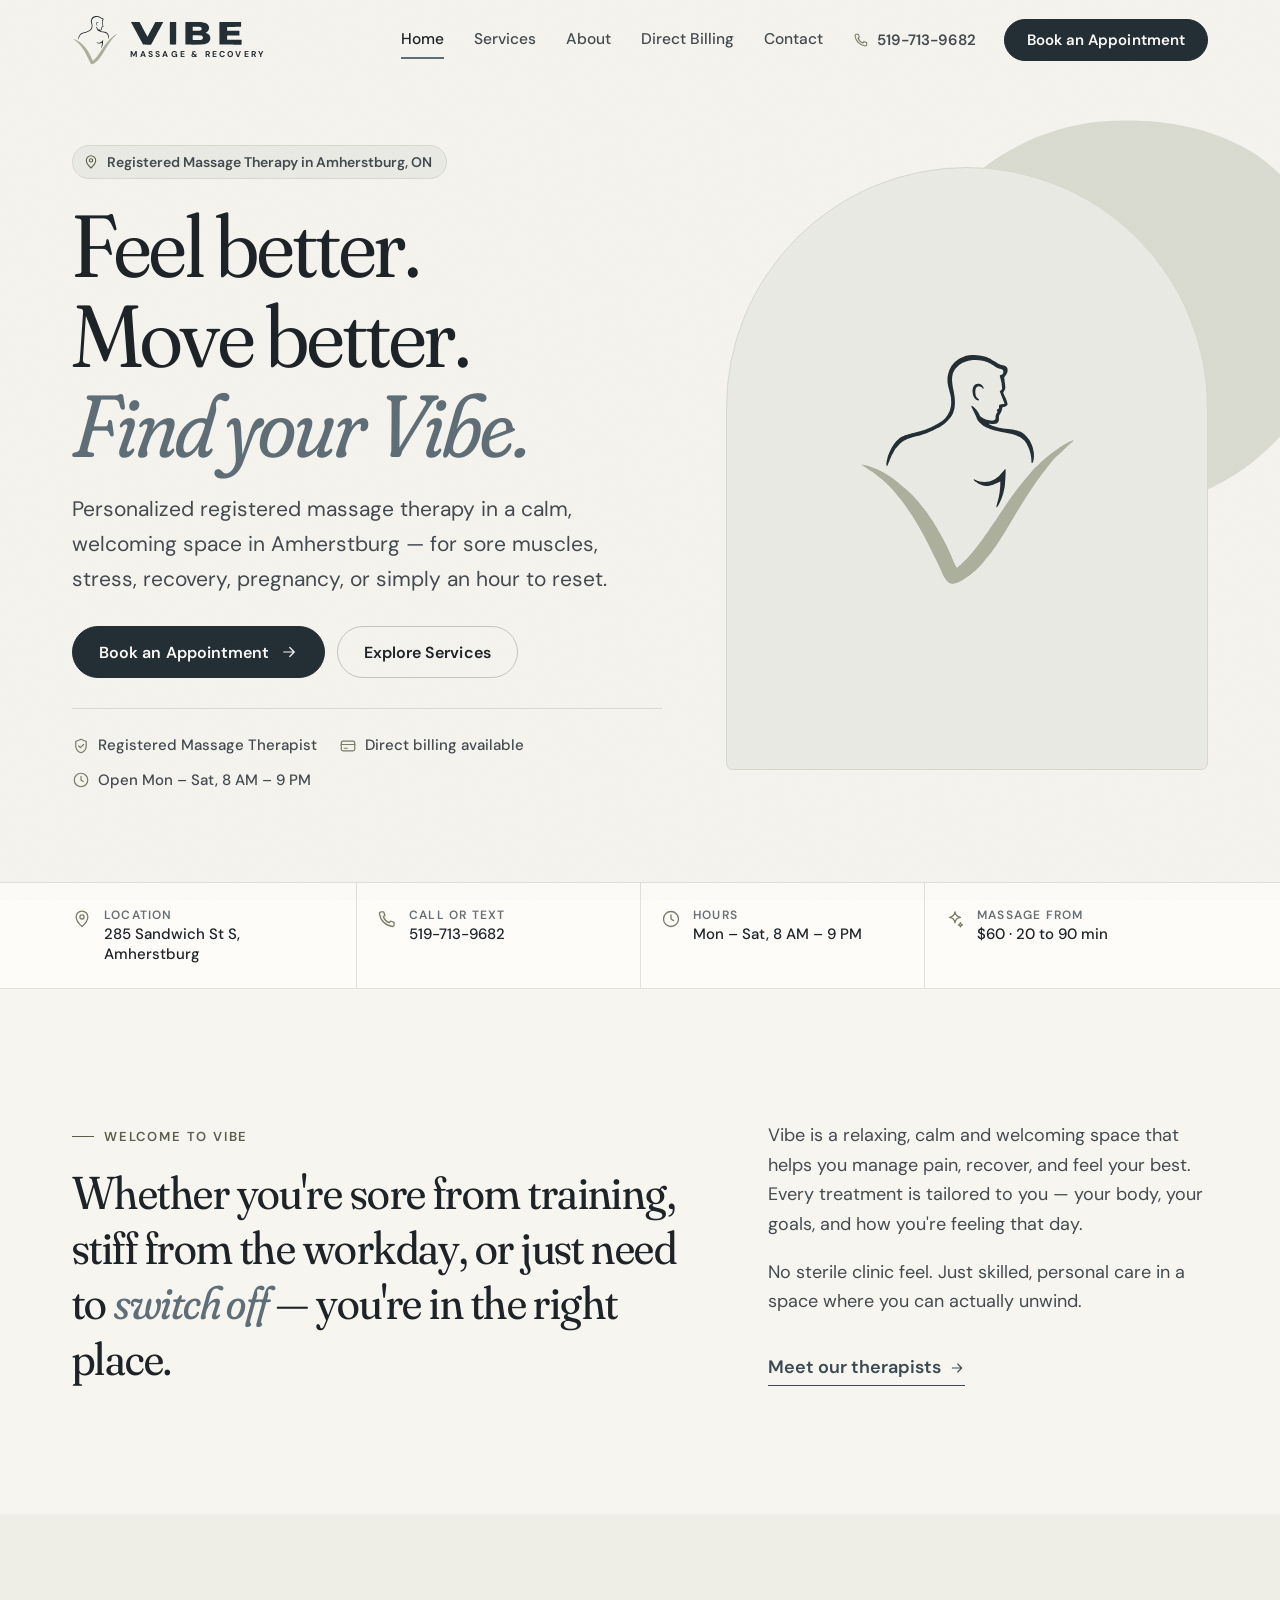
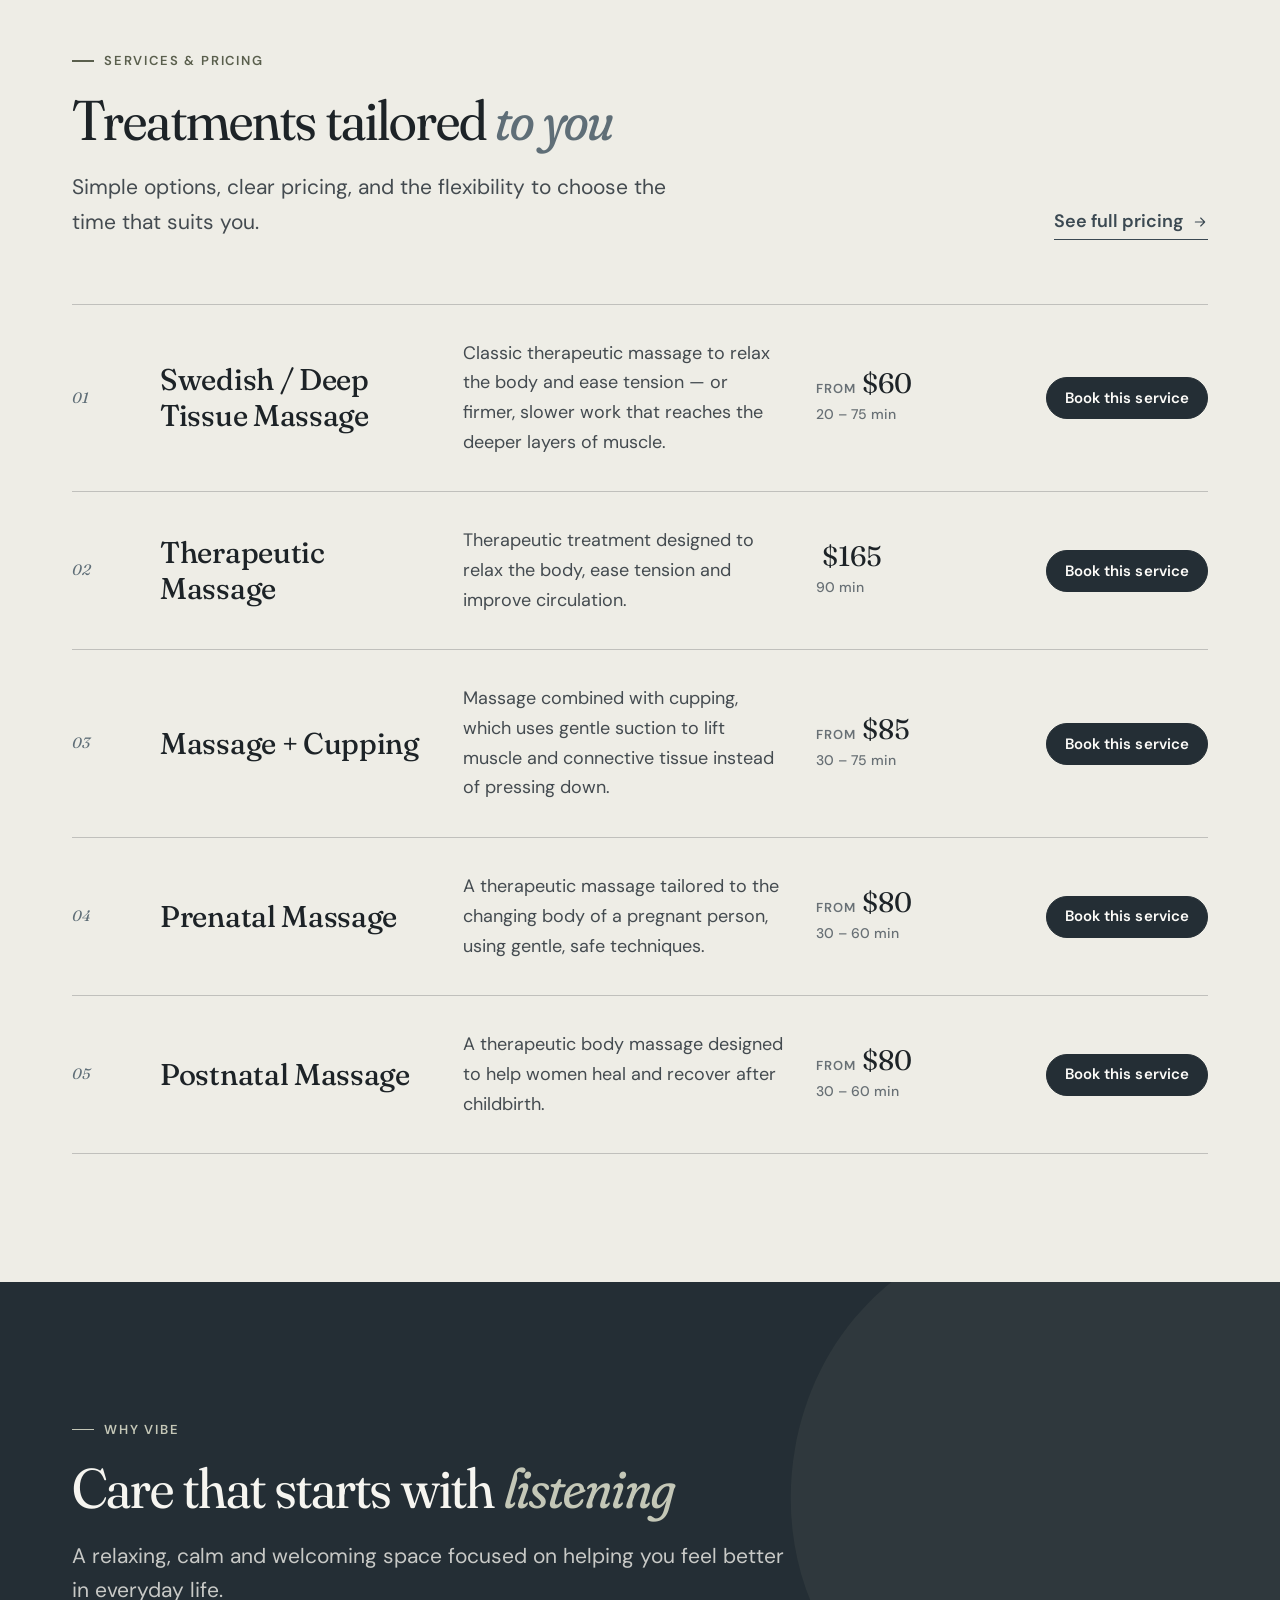
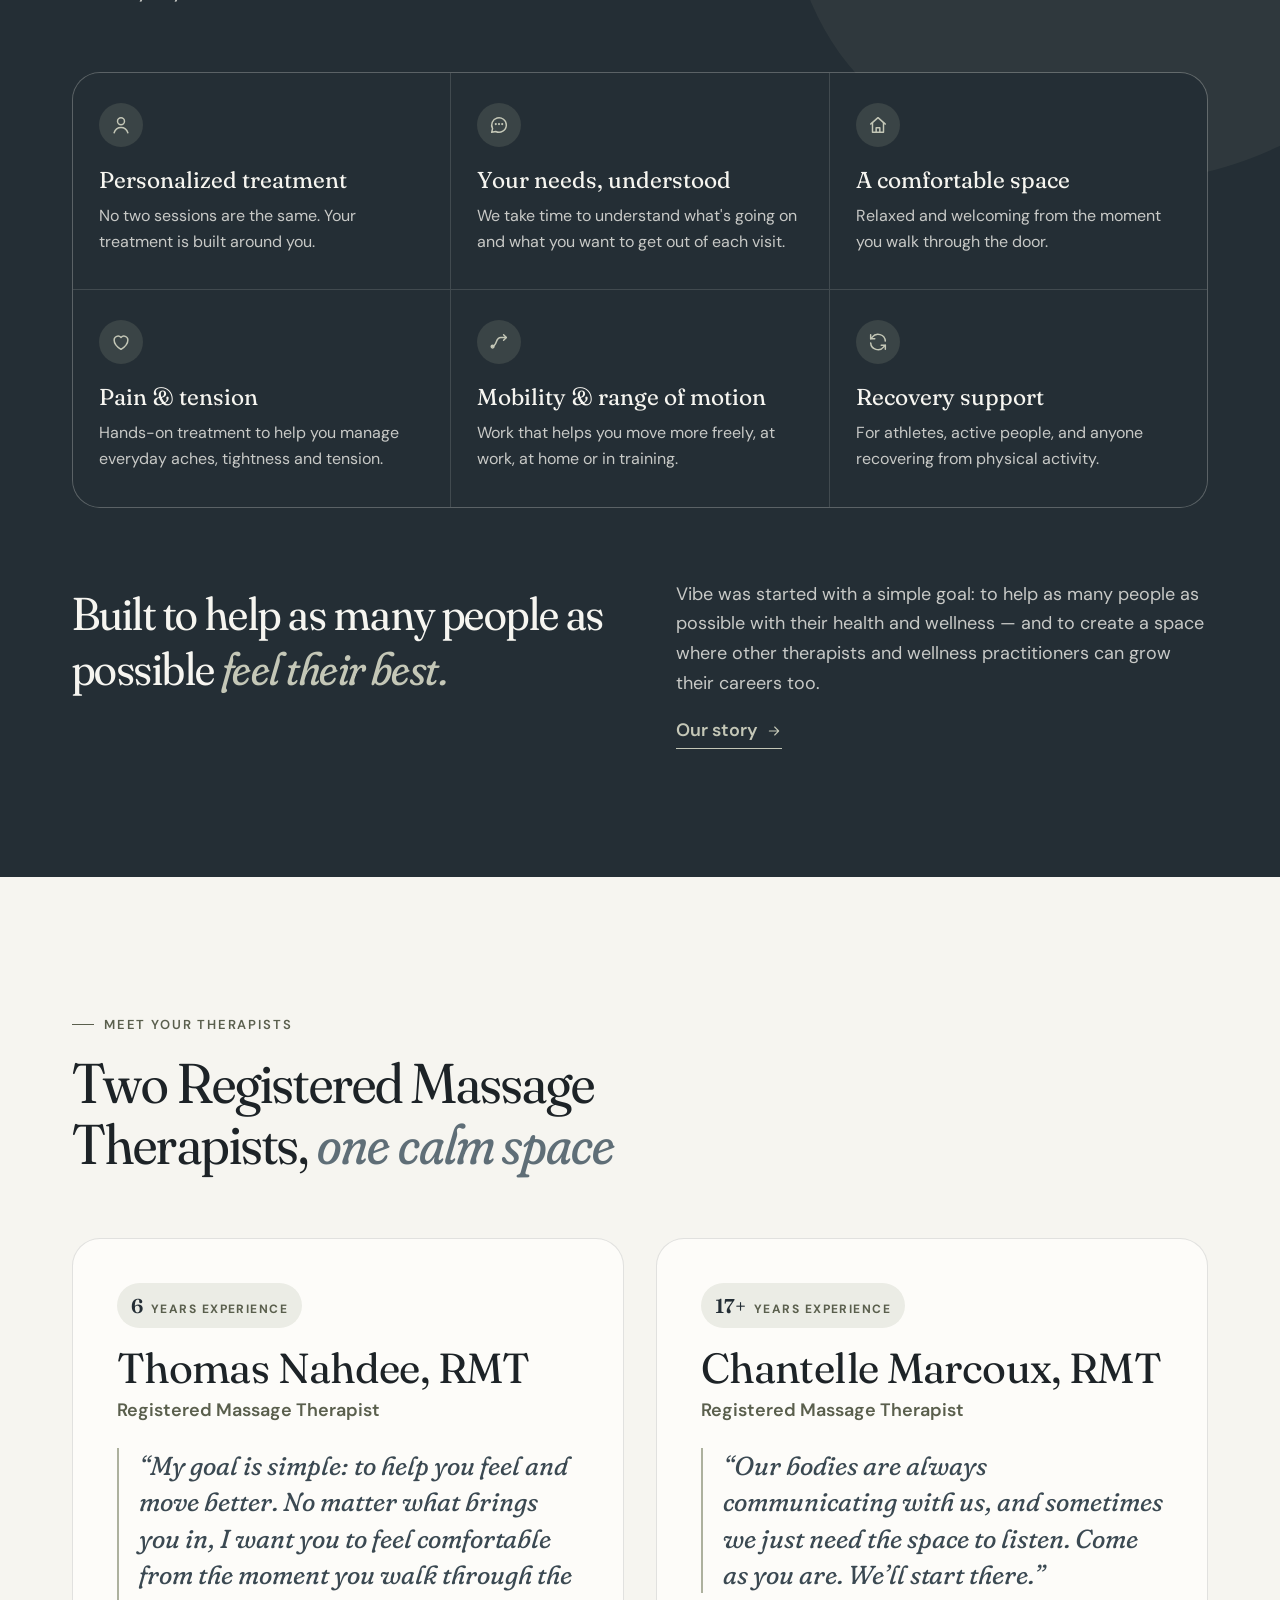
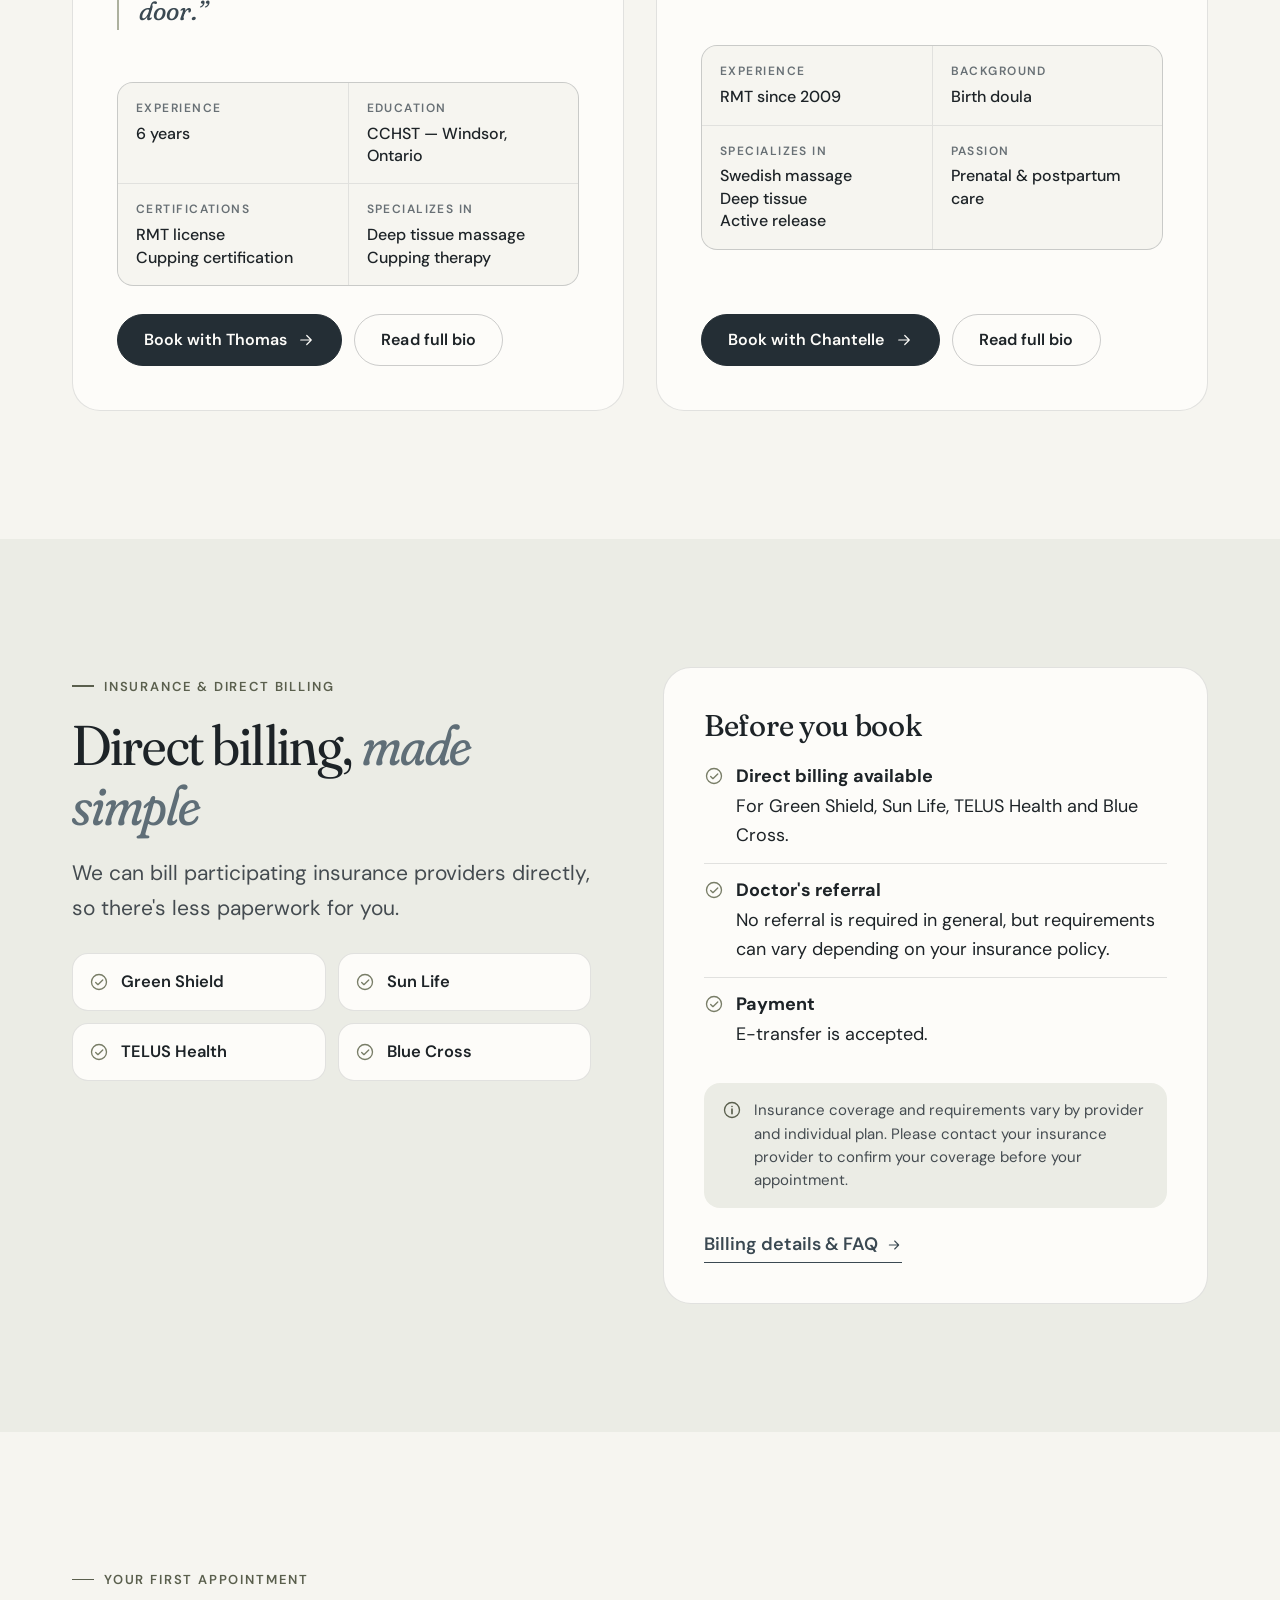
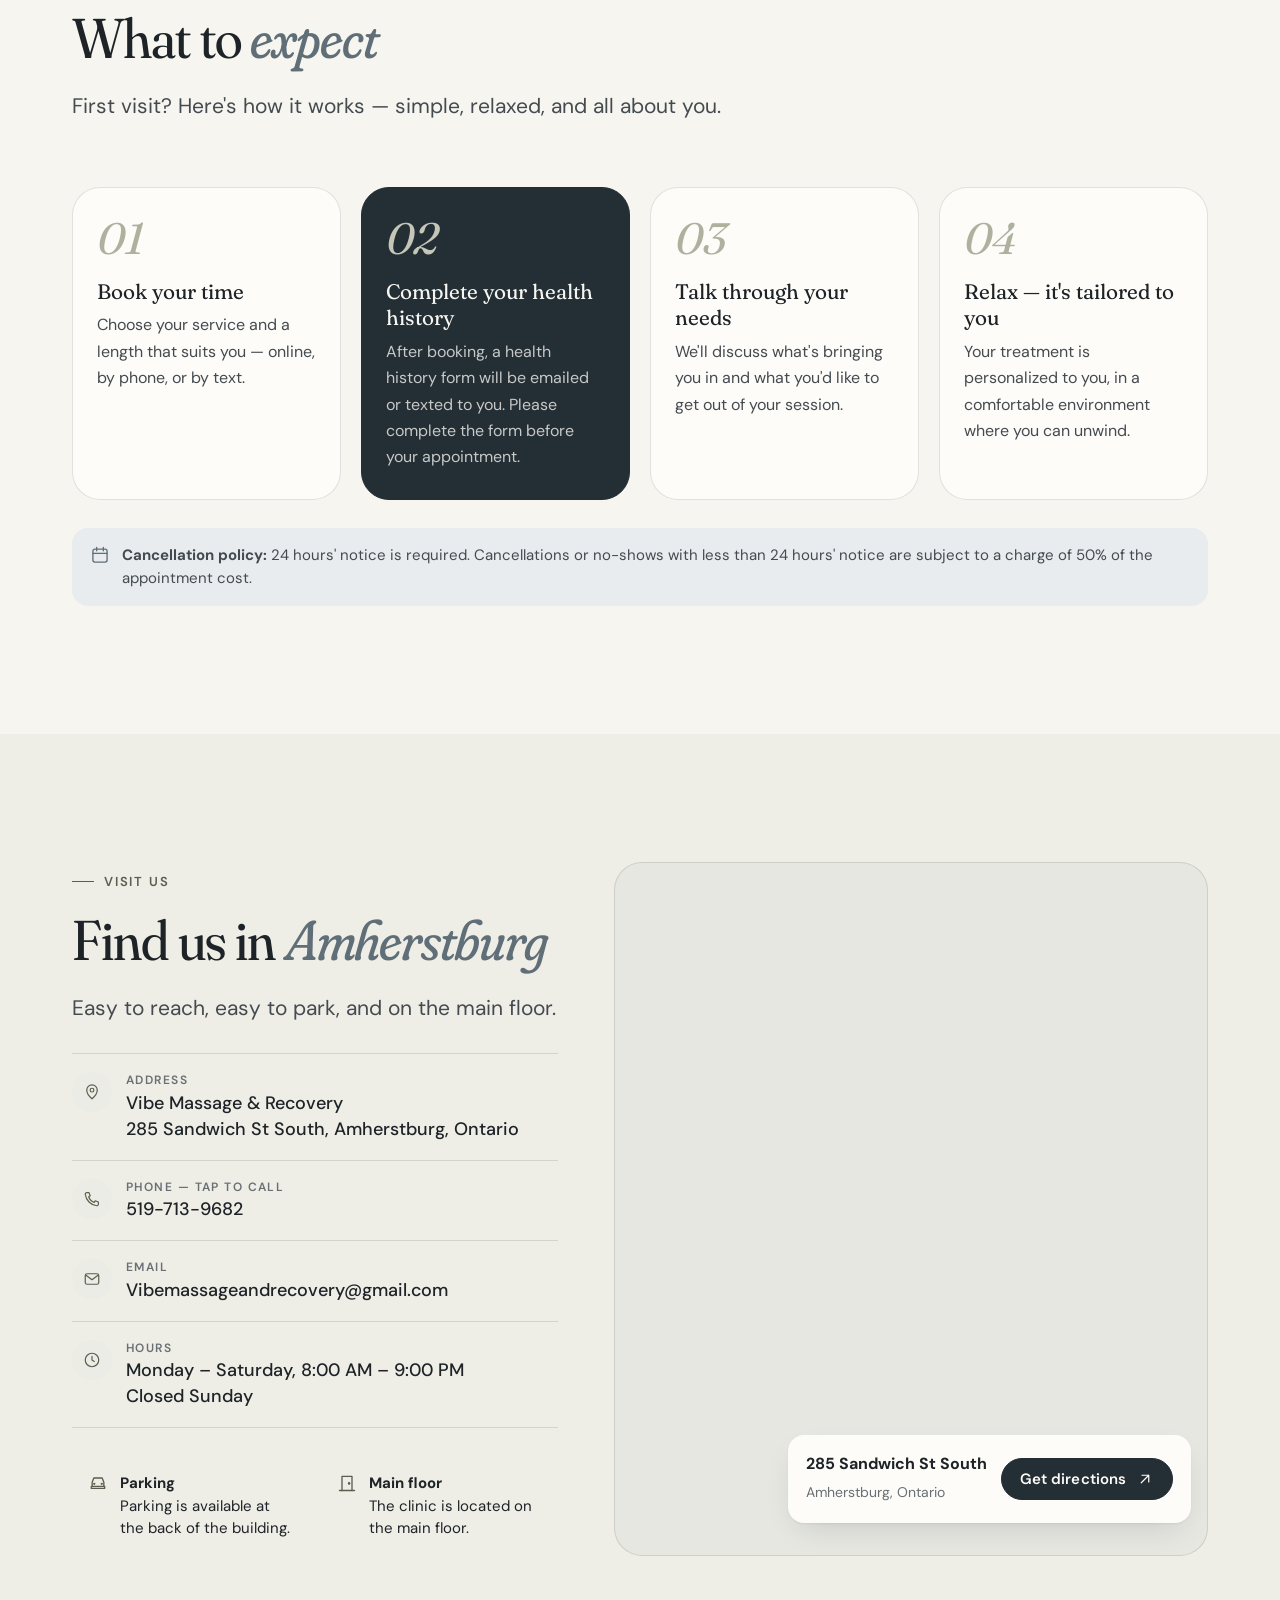
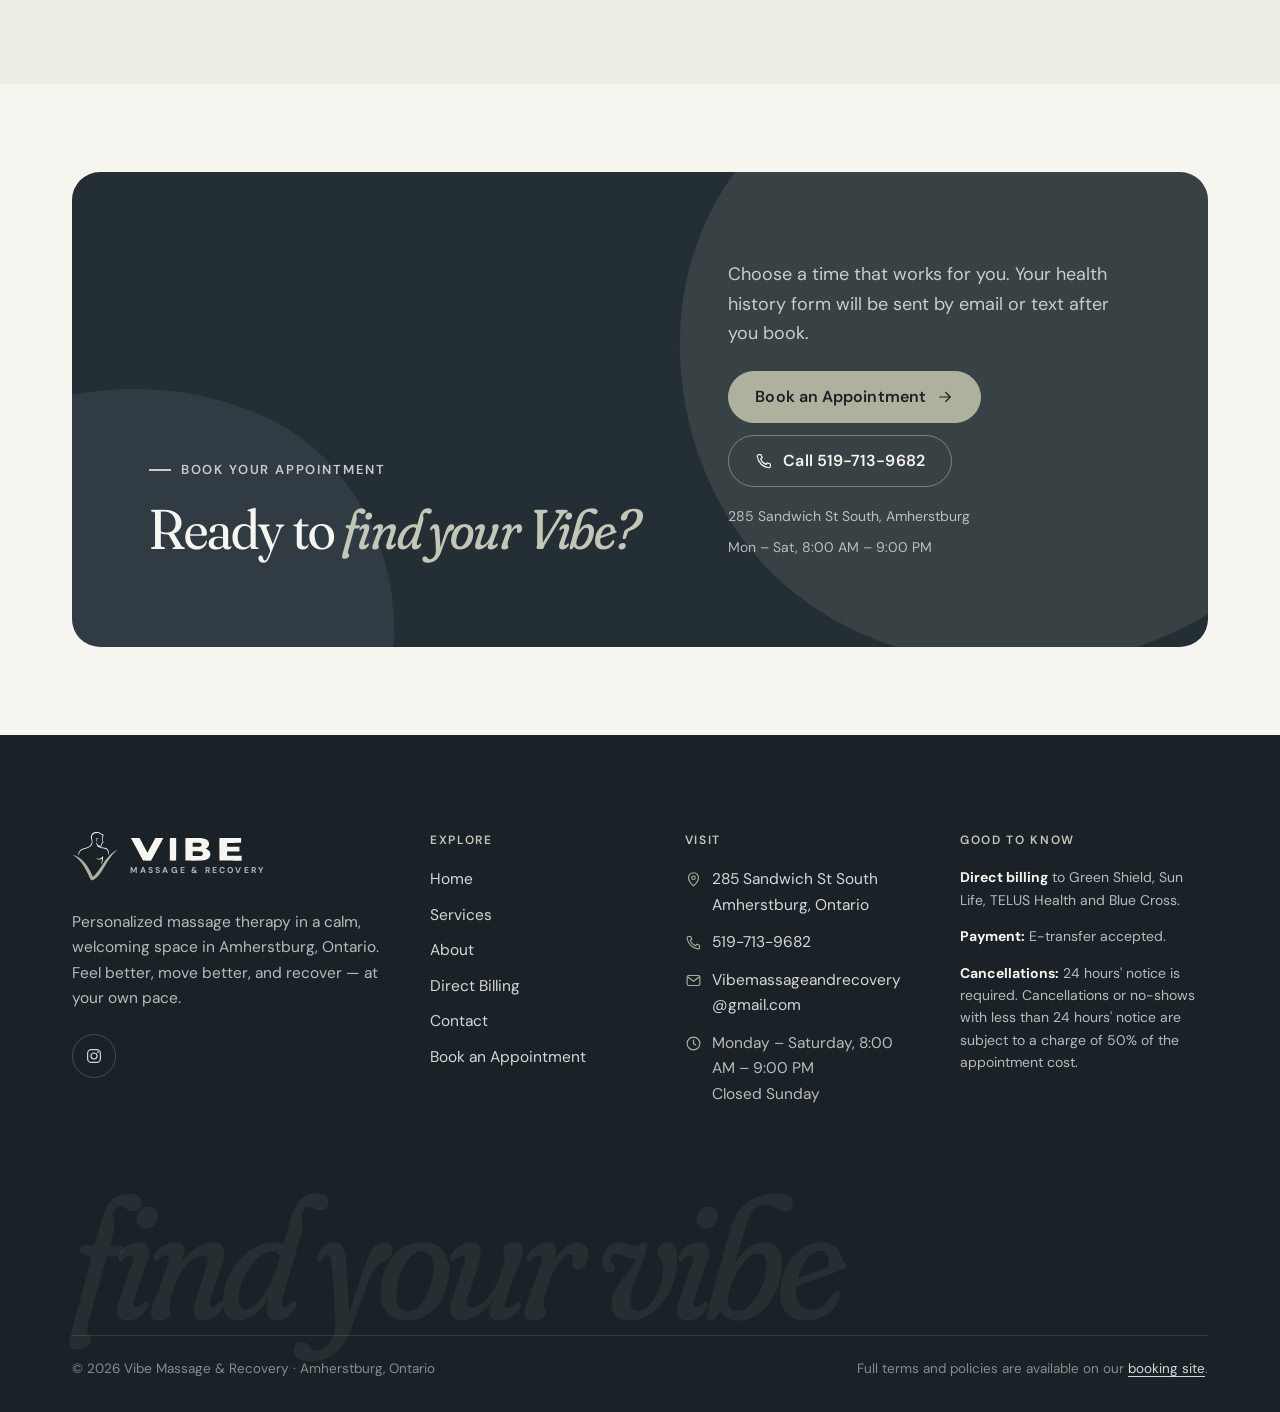
<file: index.html>
<!doctype html>
<html lang="en-CA" class="no-js">
<head>
  <meta charset="utf-8">
  <meta name="viewport" content="width=device-width, initial-scale=1, viewport-fit=cover">
  <title>Massage Therapy in Amherstburg, ON | Vibe Massage & Recovery</title>
  <meta name="description" content="Registered massage therapy in Amherstburg, Ontario: Swedish, deep tissue, cupping, prenatal and postnatal massage. Direct billing. Open Mon–Sat. Book online.">
  <link rel="canonical" href="https://www.vibemassageandrecovery.com/">
  <meta name="theme-color" content="#f6f5f0">
  <meta property="og:type" content="website">
  <meta property="og:site_name" content="Vibe Massage &amp; Recovery">
  <meta property="og:title" content="Massage Therapy in Amherstburg, ON | Vibe Massage & Recovery">
  <meta property="og:description" content="Registered massage therapy in Amherstburg, Ontario: Swedish, deep tissue, cupping, prenatal and postnatal massage. Direct billing. Open Mon–Sat. Book online.">
  <meta property="og:locale" content="en_CA">
  <meta property="og:url" content="https://www.vibemassageandrecovery.com/">
  <meta property="og:image" content="https://www.vibemassageandrecovery.com/assets/img/og-image.png">
  <meta property="og:image:width" content="1200">
  <meta property="og:image:height" content="630">
  <meta property="og:image:alt" content="Vibe Massage &amp; Recovery logo — registered massage therapy in Amherstburg, Ontario">
  <meta name="twitter:card" content="summary_large_image">
  <link rel="icon" href="assets/img/favicon.svg" type="image/svg+xml">
  <link rel="apple-touch-icon" href="assets/img/apple-touch-icon.png">
  <link rel="preload" href="assets/fonts/fraunces-latin.woff2" as="font" type="font/woff2" crossorigin>
  <link rel="preload" href="assets/fonts/dm-sans-latin.woff2" as="font" type="font/woff2" crossorigin>
  <link rel="stylesheet" href="assets/css/styles.css">
  <script type="application/ld+json">
{
  "@context": "https://schema.org",
  "@graph": [
    {
      "@type": "HealthAndBeautyBusiness",
      "@id": "https://www.vibemassageandrecovery.com/#business",
      "name": "Vibe Massage & Recovery",
      "description": "Registered massage therapy clinic in Amherstburg, Ontario offering Swedish, deep tissue, therapeutic, cupping, prenatal and postnatal massage, with direct billing to Green Shield, Sun Life, TELUS Health and Blue Cross.",
      "url": "https://www.vibemassageandrecovery.com/",
      "logo": "https://www.vibemassageandrecovery.com/assets/img/logo-original.png",
      "image": "https://www.vibemassageandrecovery.com/assets/img/og-image.png",
      "telephone": "+1-519-713-9682",
      "email": "Vibemassageandrecovery@gmail.com",
      "address": {
        "@type": "PostalAddress",
        "streetAddress": "285 Sandwich St South",
        "addressLocality": "Amherstburg",
        "addressRegion": "ON",
        "postalCode": "N9V 2A7",
        "addressCountry": "CA"
      },
      "geo": {
        "@type": "GeoCoordinates",
        "latitude": 42.1010026,
        "longitude": -83.108363
      },
      "hasMap": "https://maps.google.com/?cid=8364977269804153832",
      "sameAs": [
        "https://www.instagram.com/vibemassagenrecovery/",
        "https://maps.google.com/?cid=8364977269804153832"
      ],
      "areaServed": {
        "@type": "City",
        "name": "Amherstburg, Ontario"
      },
      "openingHoursSpecification": [
        {
          "@type": "OpeningHoursSpecification",
          "dayOfWeek": [
            "Monday",
            "Tuesday",
            "Wednesday",
            "Thursday",
            "Friday",
            "Saturday"
          ],
          "opens": "08:00",
          "closes": "21:00"
        }
      ],
      "priceRange": "$60–$165",
      "currenciesAccepted": "CAD",
      "paymentAccepted": "E-transfer, direct billing (Green Shield, Sun Life, TELUS Health, Blue Cross)",
      "potentialAction": {
        "@type": "ReserveAction",
        "target": "https://vibemassagerecovery.clinicsense.com/book/",
        "name": "Book an appointment"
      },
      "employee": [
        {
          "@type": "Person",
          "@id": "https://www.vibemassageandrecovery.com/about.html#thomas",
          "name": "Thomas Nahdee",
          "honorificSuffix": "RMT",
          "jobTitle": "Registered Massage Therapist"
        },
        {
          "@type": "Person",
          "@id": "https://www.vibemassageandrecovery.com/about.html#chantelle",
          "name": "Chantelle Marcoux",
          "honorificSuffix": "RMT",
          "jobTitle": "Registered Massage Therapist"
        }
      ]
    },
    {
      "@type": "WebSite",
      "@id": "https://www.vibemassageandrecovery.com/#website",
      "url": "https://www.vibemassageandrecovery.com/",
      "name": "Vibe Massage & Recovery",
      "inLanguage": "en-CA",
      "publisher": {
        "@id": "https://www.vibemassageandrecovery.com/#business"
      }
    }
  ]
}
</script>
</head>
<body data-page="index.html">
<a class="skip-link" href="#main">Skip to content</a>
<svg width="0" height="0" style="position:absolute" aria-hidden="true" focusable="false">
<symbol id="i-phone" viewBox="0 0 24 24" fill="none" stroke="currentColor" stroke-width="1.6" stroke-linecap="round" stroke-linejoin="round"><path d="M5 3.5h3l1.6 4.2-2 1.3a11 11 0 0 0 7.4 7.4l1.3-2 4.2 1.6v3a2 2 0 0 1-2.2 2A17.5 17.5 0 0 1 3 5.7 2 2 0 0 1 5 3.5Z"/></symbol>
<symbol id="i-mail" viewBox="0 0 24 24" fill="none" stroke="currentColor" stroke-width="1.6" stroke-linecap="round" stroke-linejoin="round"><rect x="3" y="5" width="18" height="14" rx="2.5"/><path d="m4 7 8 6 8-6"/></symbol>
<symbol id="i-pin" viewBox="0 0 24 24" fill="none" stroke="currentColor" stroke-width="1.6" stroke-linecap="round" stroke-linejoin="round"><path d="M12 21s-7-6.2-7-11.5a7 7 0 0 1 14 0C19 14.8 12 21 12 21Z"/><circle cx="12" cy="9.5" r="2.5"/></symbol>
<symbol id="i-clock" viewBox="0 0 24 24" fill="none" stroke="currentColor" stroke-width="1.6" stroke-linecap="round" stroke-linejoin="round"><circle cx="12" cy="12" r="9"/><path d="M12 7v5l3 2"/></symbol>
<symbol id="i-arrow" viewBox="0 0 24 24" fill="none" stroke="currentColor" stroke-width="1.6" stroke-linecap="round" stroke-linejoin="round"><path d="M5 12h14M13 6l6 6-6 6"/></symbol>
<symbol id="i-arrow-up-right" viewBox="0 0 24 24" fill="none" stroke="currentColor" stroke-width="1.6" stroke-linecap="round" stroke-linejoin="round"><path d="M7 17 17 7M8 7h9v9"/></symbol>
<symbol id="i-check" viewBox="0 0 24 24" fill="none" stroke="currentColor" stroke-width="1.6" stroke-linecap="round" stroke-linejoin="round"><circle cx="12" cy="12" r="9"/><path d="m8 12.5 2.7 2.7L16.5 9.5"/></symbol>
<symbol id="i-leaf" viewBox="0 0 24 24" fill="none" stroke="currentColor" stroke-width="1.6" stroke-linecap="round" stroke-linejoin="round"><path d="M5 19c0-8 5-14 15-14 0 10-6 15-14 15"/><path d="M5 19c3-4 6-6.5 10-8"/></symbol>
<symbol id="i-calendar" viewBox="0 0 24 24" fill="none" stroke="currentColor" stroke-width="1.6" stroke-linecap="round" stroke-linejoin="round"><rect x="3.5" y="5" width="17" height="15.5" rx="2.5"/><path d="M3.5 10h17M8 3v4M16 3v4"/></symbol>
<symbol id="i-user" viewBox="0 0 24 24" fill="none" stroke="currentColor" stroke-width="1.6" stroke-linecap="round" stroke-linejoin="round"><circle cx="12" cy="8" r="3.8"/><path d="M4.5 20.5c1.2-3.8 4-5.8 7.5-5.8s6.3 2 7.5 5.8"/></symbol>
<symbol id="i-shield" viewBox="0 0 24 24" fill="none" stroke="currentColor" stroke-width="1.6" stroke-linecap="round" stroke-linejoin="round"><path d="M12 3 5 6v5.5c0 4.5 3 8 7 9.5 4-1.5 7-5 7-9.5V6l-7-3Z"/><path d="m9 12 2.2 2.2L15.5 10"/></symbol>
<symbol id="i-heart" viewBox="0 0 24 24" fill="none" stroke="currentColor" stroke-width="1.6" stroke-linecap="round" stroke-linejoin="round"><path d="M12 20s-7.5-4.6-7.5-10.2A4.3 4.3 0 0 1 12 7a4.3 4.3 0 0 1 7.5 2.8C19.5 15.4 12 20 12 20Z"/></symbol>
<symbol id="i-move" viewBox="0 0 24 24" fill="none" stroke="currentColor" stroke-width="1.6" stroke-linecap="round" stroke-linejoin="round"><path d="M4 17c3 0 4-2 5-5s2-5 5-5h6"/><path d="m17 4 3 3-3 3"/><circle cx="5" cy="17" r="1.5"/></symbol>
<symbol id="i-refresh" viewBox="0 0 24 24" fill="none" stroke="currentColor" stroke-width="1.6" stroke-linecap="round" stroke-linejoin="round"><path d="M20 11a8 8 0 0 0-14.3-4.3L4 8.5"/><path d="M4 4v4.5h4.5"/><path d="M4 13a8 8 0 0 0 14.3 4.3L20 15.5"/><path d="M20 20v-4.5h-4.5"/></symbol>
<symbol id="i-chat" viewBox="0 0 24 24" fill="none" stroke="currentColor" stroke-width="1.6" stroke-linecap="round" stroke-linejoin="round"><path d="M20 12a8 8 0 0 1-11.6 7.1L4 20l1-4A8 8 0 1 1 20 12Z"/><path d="M8.5 11h.01M12 11h.01M15.5 11h.01" stroke-width="2.4"/></symbol>
<symbol id="i-clipboard" viewBox="0 0 24 24" fill="none" stroke="currentColor" stroke-width="1.6" stroke-linecap="round" stroke-linejoin="round"><rect x="5" y="4.5" width="14" height="16.5" rx="2.5"/><path d="M9 4.5V3h6v1.5M8.5 10h7M8.5 13.5h7M8.5 17h4"/></symbol>
<symbol id="i-home" viewBox="0 0 24 24" fill="none" stroke="currentColor" stroke-width="1.6" stroke-linecap="round" stroke-linejoin="round"><path d="M4 11 12 4l8 7"/><path d="M6 9.5V20h12V9.5"/><path d="M10 20v-5h4v5"/></symbol>
<symbol id="i-car" viewBox="0 0 24 24" fill="none" stroke="currentColor" stroke-width="1.6" stroke-linecap="round" stroke-linejoin="round"><path d="M5 16V11l2-5h10l2 5v5"/><path d="M4 16h16v2.5H4z"/><circle cx="7.5" cy="13" r=".6"/><circle cx="16.5" cy="13" r=".6"/></symbol>
<symbol id="i-door" viewBox="0 0 24 24" fill="none" stroke="currentColor" stroke-width="1.6" stroke-linecap="round" stroke-linejoin="round"><path d="M3 21h18"/><path d="M6 21V4h12v17"/><circle cx="14.5" cy="12.5" r=".8"/></symbol>
<symbol id="i-card" viewBox="0 0 24 24" fill="none" stroke="currentColor" stroke-width="1.6" stroke-linecap="round" stroke-linejoin="round"><rect x="3" y="5.5" width="18" height="13" rx="2.5"/><path d="M3 10h18M7 15h4"/></symbol>
<symbol id="i-camera" viewBox="0 0 24 24" fill="none" stroke="currentColor" stroke-width="1.6" stroke-linecap="round" stroke-linejoin="round"><path d="M4 8h3l1.5-2h7L17 8h3v11H4z"/><circle cx="12" cy="13" r="3.2"/></symbol>
<symbol id="i-info" viewBox="0 0 24 24" fill="none" stroke="currentColor" stroke-width="1.6" stroke-linecap="round" stroke-linejoin="round"><circle cx="12" cy="12" r="9"/><path d="M12 11v5.5M12 7.8h.01" stroke-width="2"/></symbol>
<symbol id="i-close" viewBox="0 0 24 24" fill="none" stroke="currentColor" stroke-width="1.6" stroke-linecap="round" stroke-linejoin="round"><path d="M6 6l12 12M18 6 6 18"/></symbol>
<symbol id="i-sparkle" viewBox="0 0 24 24" fill="none" stroke="currentColor" stroke-width="1.6" stroke-linecap="round" stroke-linejoin="round"><path d="M12 3.5c.6 4.2 2.3 5.9 6.5 6.5-4.2.6-5.9 2.3-6.5 6.5-.6-4.2-2.3-5.9-6.5-6.5 4.2-.6 5.9-2.3 6.5-6.5Z"/><path d="M18.5 16.5c.3 1.6.9 2.2 2.5 2.5-1.6.3-2.2.9-2.5 2.5-.3-1.6-.9-2.2-2.5-2.5 1.6-.3 2.2-.9 2.5-2.5Z"/></symbol>
<symbol id="i-instagram" viewBox="0 0 24 24" fill="none" stroke="currentColor" stroke-width="1.6" stroke-linecap="round" stroke-linejoin="round"><rect x="3.5" y="3.5" width="17" height="17" rx="5"/><circle cx="12" cy="12" r="4"/><path d="M17.2 6.8h.01" stroke-width="2.4"/></symbol>
<symbol id="i-facebook" viewBox="0 0 24 24" fill="none" stroke="currentColor" stroke-width="1.6" stroke-linecap="round" stroke-linejoin="round"><path d="M14.5 21v-7.5h2.6l.4-3h-3V8.6c0-.9.3-1.5 1.6-1.5h1.6V4.4a21 21 0 0 0-2.4-.1c-2.4 0-4 1.4-4 4.1v2.1H8.7v3h2.6V21"/></symbol>
</svg>
<header class="site-header">
  <div class="container nav">
    <a class="brand" href="index.html" aria-label="Vibe Massage &amp; Recovery — home">
  <img class="brand__mark" src="assets/img/logo-mark.svg" alt="" width="304" height="327">
  <span class="brand__text"><img class="brand__name" src="assets/img/logo-wordmark.svg" alt="" width="331" height="71"><span class="brand__sub">Massage &amp; Recovery</span></span>
</a>
    <nav class="nav__links" aria-label="Main">
      <a href="index.html" aria-current="page">Home</a>
      <a href="services.html">Services</a>
      <a href="about.html">About</a>
      <a href="billing.html">Direct Billing</a>
      <a href="contact.html">Contact</a>
    </nav>
    <a class="nav__phone" href="tel:+15197139682"><svg aria-hidden="true"><use href="#i-phone"/></svg>519-713-9682</a>
    <a class="btn btn--sm nav__book" href="https://vibemassagerecovery.clinicsense.com/book/" target="_blank" rel="noopener" data-book><span class="long">Book an Appointment</span><span class="short">Book</span></a>
    <button class="menu-toggle" type="button" aria-controls="mobile-menu" aria-expanded="false" aria-label="Open menu"><span></span></button>
  </div>
</header>
<div class="mobile-menu" id="mobile-menu">
  <nav aria-label="Mobile">
    <a href="index.html" aria-current="page">Home<svg aria-hidden="true"><use href="#i-arrow"/></svg></a>
    <a href="services.html">Services<svg aria-hidden="true"><use href="#i-arrow"/></svg></a>
    <a href="about.html">About<svg aria-hidden="true"><use href="#i-arrow"/></svg></a>
    <a href="billing.html">Direct Billing<svg aria-hidden="true"><use href="#i-arrow"/></svg></a>
    <a href="contact.html">Contact<svg aria-hidden="true"><use href="#i-arrow"/></svg></a>
  </nav>
  <a class="btn btn--block" href="https://vibemassagerecovery.clinicsense.com/book/" target="_blank" rel="noopener" data-book>Book an Appointment <svg aria-hidden="true"><use href="#i-arrow"/></svg></a>
  <div class="mobile-menu__contact">
    <a href="tel:+15197139682"><svg aria-hidden="true"><use href="#i-phone"/></svg>519-713-9682</a>
    <a href="mailto:Vibemassageandrecovery@gmail.com"><svg aria-hidden="true"><use href="#i-mail"/></svg>Vibemassageandrecovery@gmail.com</a>
    <a href="https://www.google.com/maps/place/Vibe+massage+%26+recovery/@42.1010026,-83.108363,17z/data=!4m6!3m5!1s0x883b3d0024126b07:0x74165e81e0e4bbe8!8m2!3d42.1010026!4d-83.108363!16s%2Fg%2F11zdyxsmyl" target="_blank" rel="noopener"><svg aria-hidden="true"><use href="#i-pin"/></svg>285 Sandwich St South, Amherstburg</a>
  </div>
</div>
<main id="main">

<section class="hero" data-hero aria-labelledby="hero-title">
  <div class="container hero__grid">
    <div class="reveal">
      <h1 class="display" id="hero-title"><span class="hero__location"><svg aria-hidden="true"><use href="#i-pin"/></svg><span><span class="hide-sm">Registered </span>Massage Therapy in Amherstburg, ON</span></span>Feel better.<br>Move better.<br><em>Find your Vibe.</em></h1>
      <p class="lede">Personalized registered massage therapy in a calm, welcoming space in Amherstburg — for sore muscles, stress, recovery, pregnancy, or simply an hour to reset.</p>
      <div class="btn-row btn-row--stack">
        <a class="btn" href="https://vibemassagerecovery.clinicsense.com/book/" target="_blank" rel="noopener" data-book>Book an Appointment <svg aria-hidden="true"><use href="#i-arrow"/></svg></a>
        <a class="btn btn--secondary" href="services.html">Explore Services</a>
      </div>
      <ul class="hero__facts">
        <li><svg aria-hidden="true"><use href="#i-shield"/></svg>Registered Massage Therapist</li>
        <li><svg aria-hidden="true"><use href="#i-card"/></svg>Direct billing available</li>
        <li><svg aria-hidden="true"><use href="#i-clock"/></svg>Open Mon – Sat, 8 AM – 9 PM</li>
      </ul>
    </div>
    <div class="hero__media reveal reveal-d2">
      <svg class="organic hero__blob" viewBox="0 0 540 480" aria-hidden="true"><path fill="currentColor" d="M421 60c68 38 108 124 96 205-12 80-76 156-160 185-84 30-188 13-250-47C45 343 26 244 58 168 90 92 173 38 256 30c56-5 115 2 165 30Z"/></svg>
      <!-- Photos coming soon: swap this logo panel for a treatment photo (see README) -->
      <div class="frame frame--arch hero__brand">
        <img src="assets/img/logo-mark.svg" alt="" width="304" height="327" fetchpriority="high">
      </div>
    </div>
  </div>
</section>

<div class="info-strip">
  <div class="container info-strip__grid">
    <a class="info-strip__item" href="https://www.google.com/maps/place/Vibe+massage+%26+recovery/@42.1010026,-83.108363,17z/data=!4m6!3m5!1s0x883b3d0024126b07:0x74165e81e0e4bbe8!8m2!3d42.1010026!4d-83.108363!16s%2Fg%2F11zdyxsmyl" target="_blank" rel="noopener"><svg aria-hidden="true"><use href="#i-pin"/></svg><span><small>Location</small><span>285 Sandwich St S, Amherstburg</span></span></a>
    <a class="info-strip__item" href="tel:+15197139682"><svg aria-hidden="true"><use href="#i-phone"/></svg><span><small>Call or text</small><span>519-713-9682</span></span></a>
    <div class="info-strip__item"><svg aria-hidden="true"><use href="#i-clock"/></svg><span><small>Hours</small><span>Mon – Sat, 8 AM – 9 PM</span></span></div>
    <a class="info-strip__item" href="services.html"><svg aria-hidden="true"><use href="#i-sparkle"/></svg><span><small>Massage from</small><span>$60 · 20 to 90 min</span></span></a>
  </div>
</div>

<section class="section" aria-labelledby="intro-title">
  <div class="container intro__grid">
    <div class="reveal">
      <p class="eyebrow">Welcome to Vibe</p>
      <h2 class="statement" id="intro-title">Whether you're sore from training, stiff from the workday, or just need to <em>switch off</em> — you're in the right place.</h2>
    </div>
    <div class="intro__side reveal reveal-d1">
      <p>Vibe is a relaxing, calm and welcoming space that helps you manage pain, recover, and feel your best. Every treatment is tailored to you — your body, your goals, and how you're feeling that day.</p>
      <p>No sterile clinic feel. Just skilled, personal care in a space where you can actually unwind.</p>
      <a class="link-arrow" href="about.html">Meet our therapists <svg aria-hidden="true"><use href="#i-arrow"/></svg></a>
    </div>
  </div>
</section>

<section class="section section--paper2" id="services" aria-labelledby="services-title">
  <div class="container">
    <div class="section-head section-head--row reveal">
      <div>
        <p class="eyebrow">Services &amp; pricing</p>
        <h2 class="h2" id="services-title">Treatments tailored <em>to you</em></h2>
        <p class="lede">Simple options, clear pricing, and the flexibility to choose the time that suits you.</p>
      </div>
      <a class="link-arrow" href="services.html">See full pricing <svg aria-hidden="true"><use href="#i-arrow"/></svg></a>
    </div>
    <div class="service-list">
      <article class="service-row reveal">
        <span class="service-row__num">01</span>
        <div class="service-row__title"><h3 class="h3"><a href="services.html#swedish-deep-tissue">Swedish / Deep Tissue Massage</a></h3></div>
        <p>Classic therapeutic massage to relax the body and ease tension — or firmer, slower work that reaches the deeper layers of muscle.</p>
        <div class="service-row__meta">
          <span class="service-row__price"><small>From</small>$60</span>
          <span class="service-row__dur">20 – 75 min</span>
        </div>
        <div class="service-row__actions">
          <a class="btn btn--sm" href="https://vibemassagerecovery.clinicsense.com/book/" target="_blank" rel="noopener" data-book data-service="Swedish / Deep Tissue Massage">Book this service</a>
        </div>
      </article>
      <article class="service-row reveal">
        <span class="service-row__num">02</span>
        <div class="service-row__title"><h3 class="h3"><a href="services.html#therapeutic">Therapeutic Massage</a></h3></div>
        <p>Therapeutic treatment designed to relax the body, ease tension and improve circulation.</p>
        <div class="service-row__meta">
          <span class="service-row__price"><small></small>$165</span>
          <span class="service-row__dur">90 min</span>
        </div>
        <div class="service-row__actions">
          <a class="btn btn--sm" href="https://vibemassagerecovery.clinicsense.com/book/" target="_blank" rel="noopener" data-book data-service="Therapeutic Massage">Book this service</a>
        </div>
      </article>
      <article class="service-row reveal">
        <span class="service-row__num">03</span>
        <div class="service-row__title"><h3 class="h3"><a href="services.html#massage-cupping">Massage + Cupping</a></h3></div>
        <p>Massage combined with cupping, which uses gentle suction to lift muscle and connective tissue instead of pressing down.</p>
        <div class="service-row__meta">
          <span class="service-row__price"><small>From</small>$85</span>
          <span class="service-row__dur">30 – 75 min</span>
        </div>
        <div class="service-row__actions">
          <a class="btn btn--sm" href="https://vibemassagerecovery.clinicsense.com/book/" target="_blank" rel="noopener" data-book data-service="Massage + Cupping">Book this service</a>
        </div>
      </article>
      <article class="service-row reveal">
        <span class="service-row__num">04</span>
        <div class="service-row__title"><h3 class="h3"><a href="services.html#prenatal">Prenatal Massage</a></h3></div>
        <p>A therapeutic massage tailored to the changing body of a pregnant person, using gentle, safe techniques.</p>
        <div class="service-row__meta">
          <span class="service-row__price"><small>From</small>$80</span>
          <span class="service-row__dur">30 – 60 min</span>
        </div>
        <div class="service-row__actions">
          <a class="btn btn--sm" href="https://vibemassagerecovery.clinicsense.com/book/" target="_blank" rel="noopener" data-book data-service="Prenatal Massage">Book this service</a>
        </div>
      </article>
      <article class="service-row reveal">
        <span class="service-row__num">05</span>
        <div class="service-row__title"><h3 class="h3"><a href="services.html#postnatal">Postnatal Massage</a></h3></div>
        <p>A therapeutic body massage designed to help women heal and recover after childbirth.</p>
        <div class="service-row__meta">
          <span class="service-row__price"><small>From</small>$80</span>
          <span class="service-row__dur">30 – 60 min</span>
        </div>
        <div class="service-row__actions">
          <a class="btn btn--sm" href="https://vibemassagerecovery.clinicsense.com/book/" target="_blank" rel="noopener" data-book data-service="Postnatal Massage">Book this service</a>
        </div>
      </article>
    </div>
  </div>
</section>

<section class="section section--dark" aria-labelledby="why-title" style="overflow:hidden">
  <svg class="organic" style="width:60%;right:-20%;top:-10%" viewBox="0 0 540 480" aria-hidden="true"><path fill="currentColor" d="M437 118c43 61 52 150 13 214-39 65-127 106-212 104-86-2-169-47-203-117-35-70-21-164 36-221 57-58 157-78 236-61 55 12 97 34 130 81Z"/></svg>
  <div class="container">
    <div class="section-head reveal">
      <p class="eyebrow">Why Vibe</p>
      <h2 class="h2" id="why-title">Care that starts with <em>listening</em></h2>
      <p class="lede">A relaxing, calm and welcoming space focused on helping you feel better in everyday life.</p>
    </div>
    <div class="why__grid">
      <div class="why__item reveal"><span class="why__icon"><svg aria-hidden="true"><use href="#i-user"/></svg></span><h3>Personalized treatment</h3><p>No two sessions are the same. Your treatment is built around you.</p></div>
      <div class="why__item reveal reveal-d1"><span class="why__icon"><svg aria-hidden="true"><use href="#i-chat"/></svg></span><h3>Your needs, understood</h3><p>We take time to understand what's going on and what you want to get out of each visit.</p></div>
      <div class="why__item reveal reveal-d2"><span class="why__icon"><svg aria-hidden="true"><use href="#i-home"/></svg></span><h3>A comfortable space</h3><p>Relaxed and welcoming from the moment you walk through the door.</p></div>
      <div class="why__item reveal"><span class="why__icon"><svg aria-hidden="true"><use href="#i-heart"/></svg></span><h3>Pain &amp; tension</h3><p>Hands-on treatment to help you manage everyday aches, tightness and tension.</p></div>
      <div class="why__item reveal reveal-d1"><span class="why__icon"><svg aria-hidden="true"><use href="#i-move"/></svg></span><h3>Mobility &amp; range of motion</h3><p>Work that helps you move more freely, at work, at home or in training.</p></div>
      <div class="why__item reveal reveal-d2"><span class="why__icon"><svg aria-hidden="true"><use href="#i-refresh"/></svg></span><h3>Recovery support</h3><p>For athletes, active people, and anyone recovering from physical activity.</p></div>
    </div>
    <div class="why__story reveal">
      <p class="statement" style="color:var(--paper)">Built to help as many people as possible <em>feel their best.</em></p>
      <div>
        <p>Vibe was started with a simple goal: to help as many people as possible with their health and wellness — and to create a space where other therapists and wellness practitioners can grow their careers too.</p>
        <a class="link-arrow" href="about.html">Our story <svg aria-hidden="true"><use href="#i-arrow"/></svg></a>
      </div>
    </div>
  </div>
</section>

<section class="section" aria-labelledby="therapists-title">
  <div class="container">
    <div class="section-head reveal">
      <p class="eyebrow">Meet your therapists</p>
      <h2 class="h2" id="therapists-title">Two Registered Massage Therapists, <em>one calm space</em></h2>
    </div>
    <div class="therapist-cards">
      <article class="therapist-card reveal" aria-labelledby="therapist-title">
        <p class="therapist-card__years"><strong>6</strong> years experience</p>
        <h3 class="therapist__name" id="therapist-title">Thomas Nahdee, RMT</h3>
        <p class="therapist__title">Registered Massage Therapist</p>
        <blockquote class="quote">“My goal is simple: to help you feel and move better. No matter what brings you in, I want you to feel comfortable from the moment you walk through the door.”</blockquote>
        <dl class="creds">
          <div><dt>Experience</dt><dd>6 years</dd></div>
          <div><dt>Education</dt><dd>CCHST — Windsor, Ontario</dd></div>
          <div><dt>Certifications</dt><dd>RMT license<br>Cupping certification</dd></div>
          <div><dt>Specializes in</dt><dd>Deep tissue massage<br>Cupping therapy</dd></div>
        </dl>
        <div class="btn-row">
          <a class="btn" href="https://vibemassagerecovery.clinicsense.com/book/" target="_blank" rel="noopener" data-book>Book with Thomas <svg aria-hidden="true"><use href="#i-arrow"/></svg></a>
          <a class="btn btn--secondary" href="about.html#thomas">Read full bio</a>
        </div>
      </article>
      <article class="therapist-card reveal reveal-d1" aria-labelledby="chantelle-title">
        <p class="therapist-card__years"><strong>17+</strong> years experience</p>
        <h3 class="therapist__name" id="chantelle-title">Chantelle Marcoux, RMT</h3>
        <p class="therapist__title">Registered Massage Therapist</p>
        <blockquote class="quote">“Our bodies are always communicating with us, and sometimes we just need the space to listen. Come as you are. We’ll start there.”</blockquote>
        <dl class="creds">
          <div><dt>Experience</dt><dd>RMT since 2009</dd></div>
          <div><dt>Background</dt><dd>Birth doula</dd></div>
          <div><dt>Specializes in</dt><dd>Swedish massage<br>Deep tissue<br>Active release</dd></div>
          <div><dt>Passion</dt><dd>Prenatal &amp; postpartum care</dd></div>
        </dl>
        <div class="btn-row">
          <a class="btn" href="https://vibemassagerecovery.clinicsense.com/book/" target="_blank" rel="noopener" data-book>Book with Chantelle <svg aria-hidden="true"><use href="#i-arrow"/></svg></a>
          <a class="btn btn--secondary" href="about.html#chantelle">Read full bio</a>
        </div>
      </article>
    </div>
  </div>
</section>

<section class="section section--sage" id="direct-billing" aria-labelledby="billing-title">
  <div class="container billing">
    <div class="reveal">
      <p class="eyebrow">Insurance &amp; direct billing</p>
      <h2 class="h2" id="billing-title">Direct billing, <em>made simple</em></h2>
      <p class="lede">We can bill participating insurance providers directly, so there's less paperwork for you.</p>
      <div class="providers" style="margin-top:28px">
        <div class="provider"><svg aria-hidden="true"><use href="#i-check"/></svg>Green Shield</div>
        <div class="provider"><svg aria-hidden="true"><use href="#i-check"/></svg>Sun Life</div>
        <div class="provider"><svg aria-hidden="true"><use href="#i-check"/></svg>TELUS Health</div>
        <div class="provider"><svg aria-hidden="true"><use href="#i-check"/></svg>Blue Cross</div>
      </div>
    </div>
    <div class="billing__panel reveal reveal-d1">
      <h3 class="h3">Before you book</h3>
      <ul class="check-list">
        <li><svg aria-hidden="true"><use href="#i-check"/></svg><span><strong>Direct billing available</strong>For Green Shield, Sun Life, TELUS Health and Blue Cross.</span></li>
        <li><svg aria-hidden="true"><use href="#i-check"/></svg><span><strong>Doctor's referral</strong>No referral is required in general, but requirements can vary depending on your insurance policy.</span></li>
        <li><svg aria-hidden="true"><use href="#i-check"/></svg><span><strong>Payment</strong>E-transfer is accepted.</span></li>
      </ul>
      <div class="note"><svg aria-hidden="true"><use href="#i-info"/></svg><span>Insurance coverage and requirements vary by provider and individual plan. Please contact your insurance provider to confirm your coverage before your appointment.</span></div>
      <a class="link-arrow" href="billing.html" style="margin-top:22px">Billing details &amp; FAQ <svg aria-hidden="true"><use href="#i-arrow"/></svg></a>
    </div>
  </div>
</section>

<section class="section" aria-labelledby="first-title">
  <div class="container">
    <div class="section-head reveal">
      <p class="eyebrow">Your first appointment</p>
      <h2 class="h2" id="first-title">What to <em>expect</em></h2>
      <p class="lede">First visit? Here's how it works — simple, relaxed, and all about you.</p>
    </div>
    <ol class="steps" style="list-style:none;padding:0;margin:0">
      <li class="step reveal"><h3>Book your time</h3><p>Choose your service and a length that suits you — online, by phone, or by text.</p></li>
      <li class="step step--highlight reveal reveal-d1"><h3>Complete your health history</h3><p>After booking, a health history form will be emailed or texted to you. Please complete the form before your appointment.</p></li>
      <li class="step reveal reveal-d2"><h3>Talk through your needs</h3><p>We'll discuss what's bringing you in and what you'd like to get out of your session.</p></li>
      <li class="step reveal reveal-d3"><h3>Relax — it's tailored to you</h3><p>Your treatment is personalized to you, in a comfortable environment where you can unwind.</p></li>
    </ol>
    <div class="note note--brown reveal" style="margin-top:28px"><svg aria-hidden="true"><use href="#i-calendar"/></svg><span><strong>Cancellation policy:</strong> 24 hours' notice is required. Cancellations or no-shows with less than 24 hours' notice are subject to a charge of 50% of the appointment cost.</span></div>
  </div>
</section>

<section class="section section--paper2" id="visit" aria-labelledby="visit-title">
  <div class="container">
    <div class="location">
  <div class="reveal">
    <p class="eyebrow">Visit us</p>
    <h2 class="h2" id="visit-title">Find us in <em>Amherstburg</em></h2>
    <p class="lede" style="margin-bottom:28px">Easy to reach, easy to park, and on the main floor.</p>
    <div class="contact-list">
      <a class="contact-list__link" href="https://www.google.com/maps/place/Vibe+massage+%26+recovery/@42.1010026,-83.108363,17z/data=!4m6!3m5!1s0x883b3d0024126b07:0x74165e81e0e4bbe8!8m2!3d42.1010026!4d-83.108363!16s%2Fg%2F11zdyxsmyl" target="_blank" rel="noopener"><span class="ci"><svg aria-hidden="true"><use href="#i-pin"/></svg></span><span><small>Address</small><span>Vibe Massage &amp; Recovery<br>285 Sandwich St South, Amherstburg, Ontario</span></span></a>
      <a class="contact-list__link" href="tel:+15197139682"><span class="ci"><svg aria-hidden="true"><use href="#i-phone"/></svg></span><span><small>Phone — tap to call</small><span>519-713-9682</span></span></a>
      <a class="contact-list__link" href="mailto:Vibemassageandrecovery@gmail.com"><span class="ci"><svg aria-hidden="true"><use href="#i-mail"/></svg></span><span><small>Email</small><span>Vibemassageandrecovery@gmail.com</span></span></a>
      <div><span class="ci"><svg aria-hidden="true"><use href="#i-clock"/></svg></span><span><small>Hours</small><span>Monday – Saturday, 8:00 AM – 9:00 PM<br>Closed Sunday</span></span></div>
    </div>
    <div class="facts-row">
      <div class="fact"><svg aria-hidden="true"><use href="#i-car"/></svg><span><strong>Parking</strong>Parking is available at the back of the building.</span></div>
      <div class="fact"><svg aria-hidden="true"><use href="#i-door"/></svg><span><strong>Main floor</strong>The clinic is located on the main floor.</span></div>
    </div>
  </div>
  <div class="map reveal reveal-d1">
    <iframe class="map__frame" title="Map showing Vibe Massage &amp; Recovery at 285 Sandwich St South, Amherstburg" src="https://www.google.com/maps?q=Vibe+massage+%26+recovery,+285+Sandwich+St+S,+Amherstburg,+ON+N9V+2A7&amp;ll=42.1010026,-83.108363&amp;z=17&amp;output=embed" loading="lazy" referrerpolicy="no-referrer-when-downgrade" allowfullscreen></iframe>
    <div class="map__card">
      <div><strong>285 Sandwich St South</strong><span>Amherstburg, Ontario</span></div>
      <a class="btn btn--sm" href="https://www.google.com/maps/place/Vibe+massage+%26+recovery/@42.1010026,-83.108363,17z/data=!4m6!3m5!1s0x883b3d0024126b07:0x74165e81e0e4bbe8!8m2!3d42.1010026!4d-83.108363!16s%2Fg%2F11zdyxsmyl" target="_blank" rel="noopener">Get directions <svg aria-hidden="true"><use href="#i-arrow-up-right"/></svg></a>
    </div>
  </div>
</div>
  </div>
</section>

<section class="section section--tight" aria-labelledby="cta-title">
  <div class="container">
    <div class="cta-band reveal">
      <svg class="organic cta-band__blob" viewBox="0 0 540 480" aria-hidden="true"><path fill="currentColor" d="M421 60c68 38 108 124 96 205-12 80-76 156-160 185-84 30-188 13-250-47C45 343 26 244 58 168 90 92 173 38 256 30c56-5 115 2 165 30Z"/></svg>
      <svg class="organic cta-band__blob cta-band__blob--2" viewBox="0 0 540 480" aria-hidden="true"><path fill="currentColor" d="M437 118c43 61 52 150 13 214-39 65-127 106-212 104-86-2-169-47-203-117-35-70-21-164 36-221 57-58 157-78 236-61 55 12 97 34 130 81Z"/></svg>
      <div class="cta-band__inner">
        <div>
          <p class="eyebrow">Book your appointment</p>
          <h2 class="h2" id="cta-title">Ready to <em>find your Vibe?</em></h2>
        </div>
        <div>
          <p>Choose a time that works for you. Your health history form will be sent by email or text after you book.</p>
          <div class="btn-row btn-row--stack" style="margin-top:22px">
            <a class="btn btn--sage" href="https://vibemassagerecovery.clinicsense.com/book/" target="_blank" rel="noopener" data-book>Book an Appointment <svg aria-hidden="true"><use href="#i-arrow"/></svg></a>
            <a class="btn btn--ghost-light" href="tel:+15197139682"><svg aria-hidden="true"><use href="#i-phone"/></svg> Call 519-713-9682</a>
          </div>
          <div class="cta-band__meta"><span>285 Sandwich St South, Amherstburg</span><span>Mon – Sat, 8:00 AM – 9:00 PM</span></div>
        </div>
      </div>
    </div>
  </div>
</section>

</main>
<footer class="site-footer">
  <div class="container">
    <div class="footer__grid">
      <div class="footer__brand">
        <a class="brand" href="index.html" aria-label="Vibe Massage &amp; Recovery — home">
  <img class="brand__mark" src="assets/img/logo-mark-light.svg" alt="" width="304" height="327" loading="lazy" decoding="async">
  <span class="brand__text"><img class="brand__name" src="assets/img/logo-wordmark-light.svg" alt="" width="331" height="71" loading="lazy" decoding="async"><span class="brand__sub">Massage &amp; Recovery</span></span>
</a>
        <p>Personalized massage therapy in a calm, welcoming space in Amherstburg, Ontario. Feel better, move better, and recover — at your own pace.</p>
        <div class="social">
          <a href="https://www.instagram.com/vibemassagenrecovery/" target="_blank" rel="noopener me" aria-label="Vibe Massage &amp; Recovery on Instagram"><svg aria-hidden="true"><use href="#i-instagram"/></svg></a>
        </div>
      </div>
      <div>
        <p class="footer__h">Explore</p>
        <ul class="footer__links">
          <li><a href="index.html">Home</a></li>
          <li><a href="services.html">Services</a></li>
          <li><a href="about.html">About</a></li>
          <li><a href="billing.html">Direct Billing</a></li>
          <li><a href="contact.html">Contact</a></li>
          <li><a href="https://vibemassagerecovery.clinicsense.com/book/" target="_blank" rel="noopener" data-book>Book an Appointment</a></li>
        </ul>
      </div>
      <div>
        <p class="footer__h">Visit</p>
        <ul class="footer__contact">
          <li><svg aria-hidden="true"><use href="#i-pin"/></svg><a href="https://www.google.com/maps/place/Vibe+massage+%26+recovery/@42.1010026,-83.108363,17z/data=!4m6!3m5!1s0x883b3d0024126b07:0x74165e81e0e4bbe8!8m2!3d42.1010026!4d-83.108363!16s%2Fg%2F11zdyxsmyl" target="_blank" rel="noopener">285 Sandwich St South<br>Amherstburg, Ontario</a></li>
          <li><svg aria-hidden="true"><use href="#i-phone"/></svg><a href="tel:+15197139682">519-713-9682</a></li>
          <li><svg aria-hidden="true"><use href="#i-mail"/></svg><a href="mailto:Vibemassageandrecovery@gmail.com" style="overflow-wrap:anywhere">Vibemassageandrecovery@gmail.com</a></li>
          <li><svg aria-hidden="true"><use href="#i-clock"/></svg><span>Monday – Saturday, 8:00 AM – 9:00 PM<br>Closed Sunday</span></li>
        </ul>
      </div>
      <div class="footer__policy">
        <p class="footer__h">Good to know</p>
        <p><strong style="color:var(--paper)">Direct billing</strong> to Green Shield, Sun Life, TELUS Health and Blue Cross.</p>
        <p><strong style="color:var(--paper)">Payment:</strong> E-transfer accepted.</p>
        <p><strong style="color:var(--paper)">Cancellations:</strong> 24 hours' notice is required. Cancellations or no-shows with less than 24 hours' notice are subject to a charge of 50% of the appointment cost.</p>
      </div>
    </div>
    <div class="footer__wordmark" aria-hidden="true" data-text="find your vibe"></div>
    <div class="footer__bottom">
      <span>© <span data-year>2026</span> Vibe Massage &amp; Recovery · Amherstburg, Ontario</span>
      <span>Full terms and policies are available on our <a href="https://vibemassagerecovery.clinicsense.com/book/" target="_blank" rel="noopener">booking site</a>.</span>
    </div>
  </div>
</footer>
<div class="action-bar" aria-label="Quick actions">
  <a class="btn btn--secondary" href="tel:+15197139682" aria-label="Call 519-713-9682"><svg aria-hidden="true"><use href="#i-phone"/></svg> Call</a>
  <a class="btn" href="https://vibemassagerecovery.clinicsense.com/book/" target="_blank" rel="noopener" data-book>Book an Appointment</a>
</div>
<dialog class="book-dialog" id="book-dialog" aria-labelledby="book-dialog-title">
  <div class="book-dialog__head">
    <button class="book-dialog__close" type="button" data-close aria-label="Close"><svg aria-hidden="true"><use href="#i-close"/></svg></button>
    <h2 class="h3" id="book-dialog-title">Book an Appointment</h2>
    <p>Pick the easiest way to reach us and we'll find a time that works.</p>
    <p class="book-dialog__service" data-book-service hidden><svg aria-hidden="true"><use href="#i-leaf"/></svg><span></span></p>
  </div>
  <div class="book-dialog__body">
    <div class="book-dialog__options">
      <a class="book-opt book-opt--primary" href="https://vibemassagerecovery.clinicsense.com/book/" target="_blank" rel="noopener">
        <span class="ci"><svg aria-hidden="true"><use href="#i-calendar"/></svg></span>
        <span><strong>Book online</strong><span>Choose your service and time</span></span>
        <svg aria-hidden="true"><use href="#i-arrow-up-right"/></svg>
      </a>
      <a class="book-opt" href="tel:+15197139682">
        <span class="ci"><svg aria-hidden="true"><use href="#i-phone"/></svg></span>
        <span><strong>Call</strong><span>519-713-9682</span></span>
        <svg aria-hidden="true"><use href="#i-arrow"/></svg>
      </a>
      <a class="book-opt" href="sms:+15197139682">
        <span class="ci"><svg aria-hidden="true"><use href="#i-chat"/></svg></span>
        <span><strong>Text</strong><span>519-713-9682</span></span>
        <svg aria-hidden="true"><use href="#i-arrow"/></svg>
      </a>
      <a class="book-opt" href="mailto:Vibemassageandrecovery@gmail.com?subject=Appointment%20request">
        <span class="ci"><svg aria-hidden="true"><use href="#i-mail"/></svg></span>
        <span><strong>Email</strong><span>Vibemassageandrecovery@gmail.com</span></span>
        <svg aria-hidden="true"><use href="#i-arrow"/></svg>
      </a>
    </div>
    <div class="book-dialog__fine">
      <p><strong>After booking,</strong> a health history form will be emailed or texted to you. Please complete the form before your appointment.</p>
      <p><strong>Payment:</strong> E-transfer accepted. Direct billing available.</p>
      <p><strong>Cancellations:</strong> 24 hours' notice is required. Cancellations or no-shows with less than 24 hours' notice are subject to a charge of 50% of the appointment cost.</p>
    </div>
  </div>
</dialog>
<script src="assets/js/main.js" defer></script>
</body>
</html>
</file>
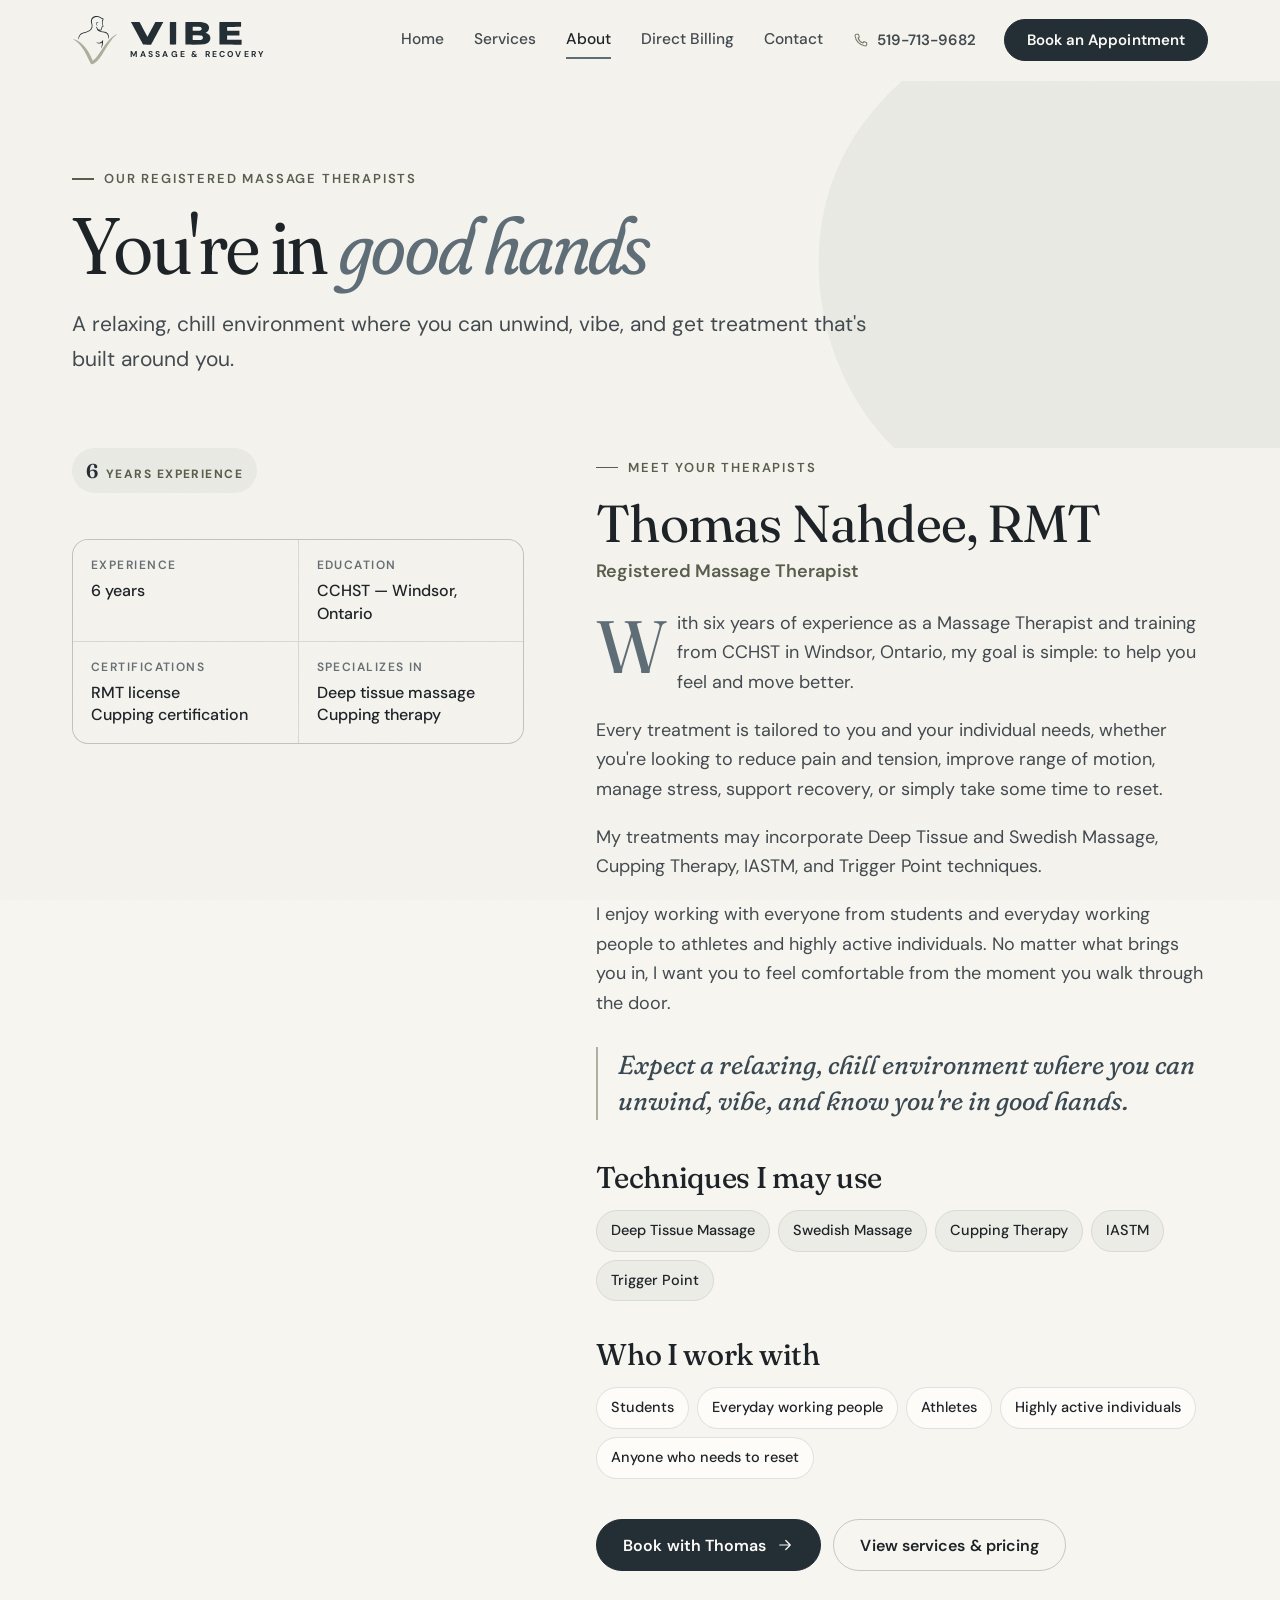
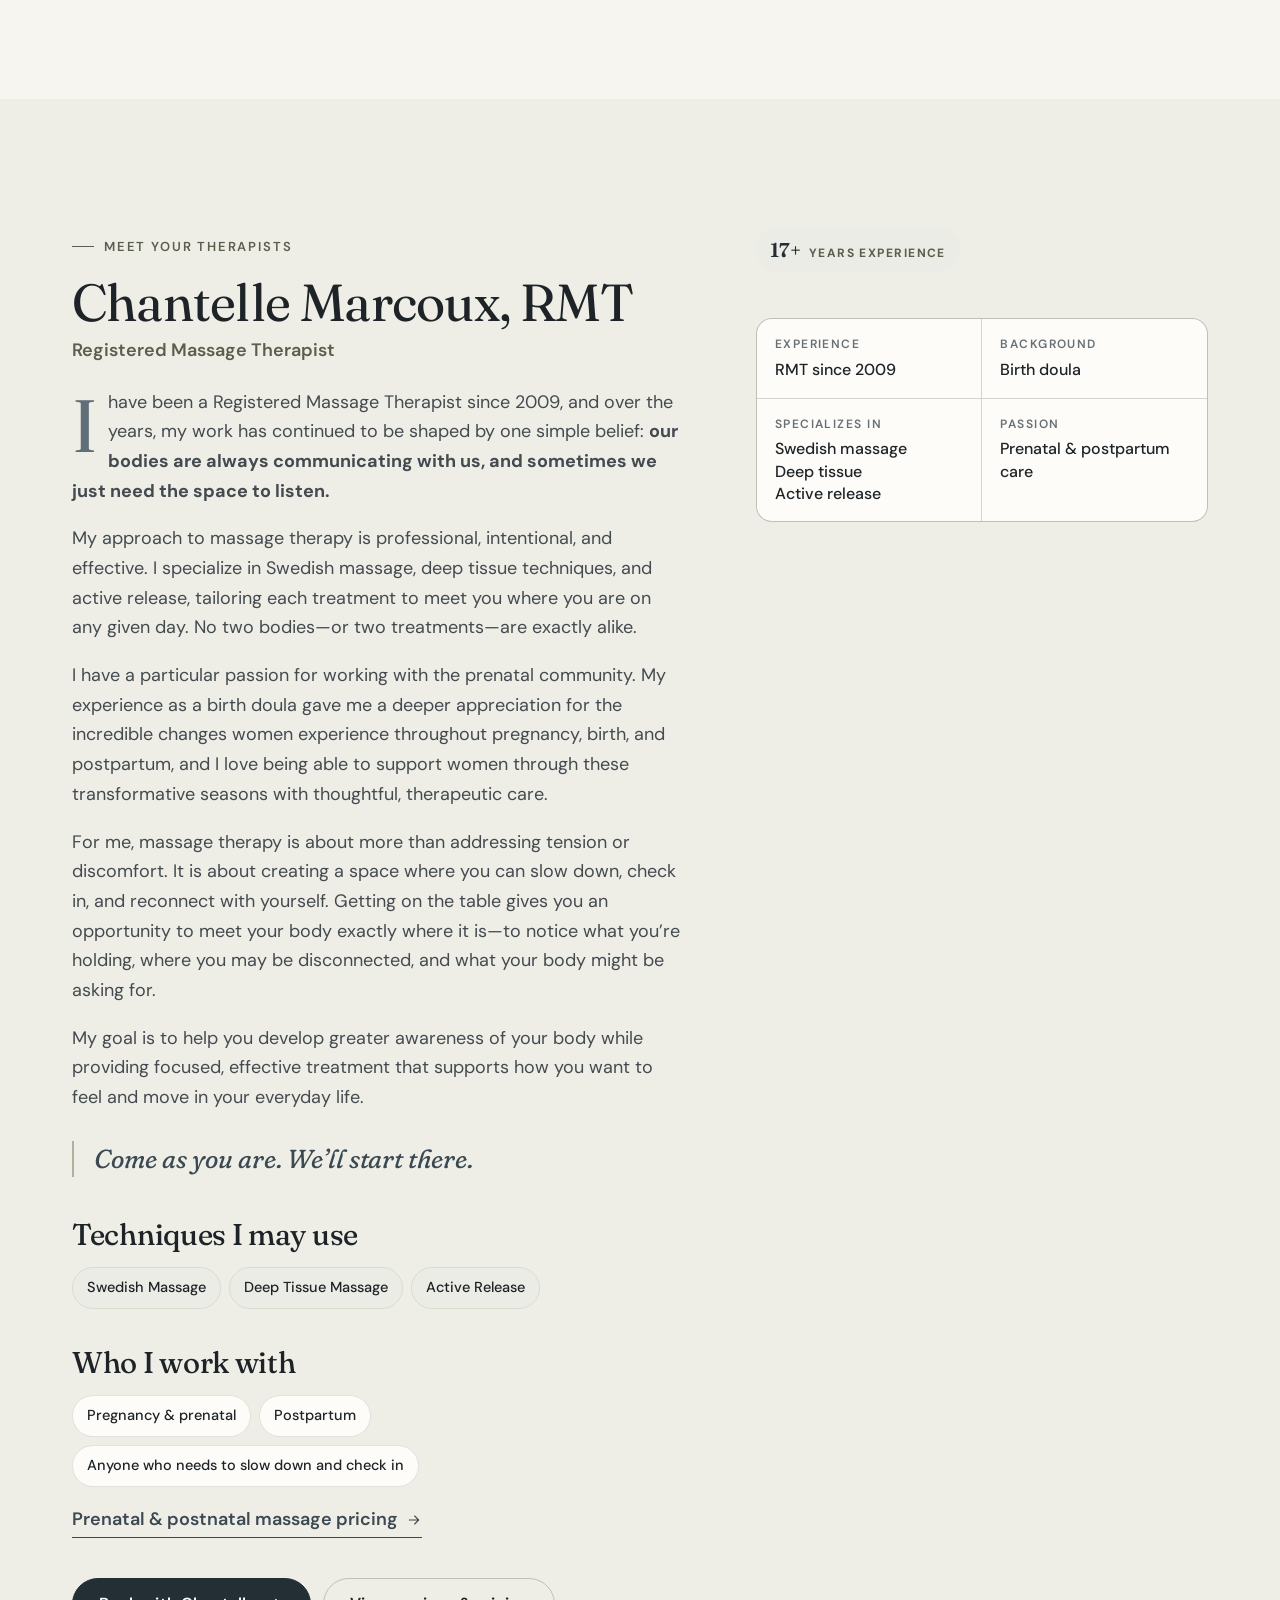
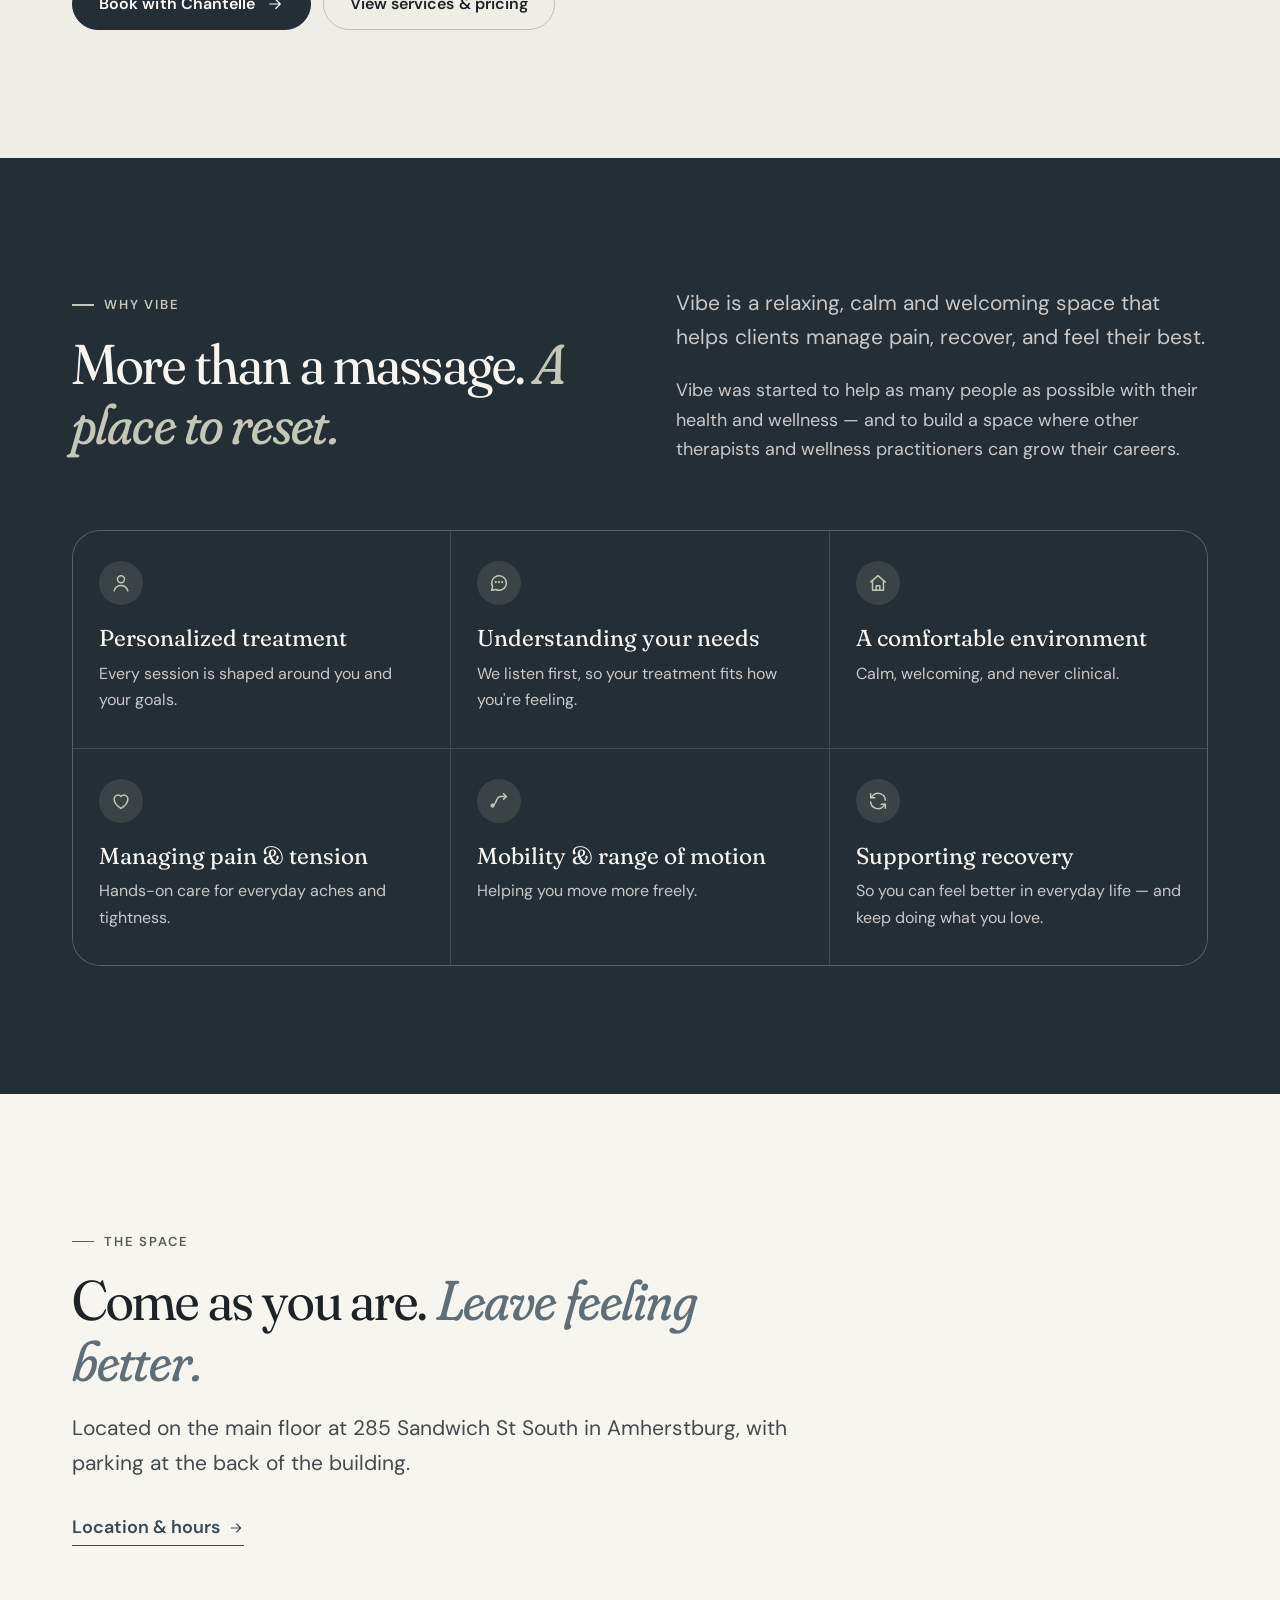
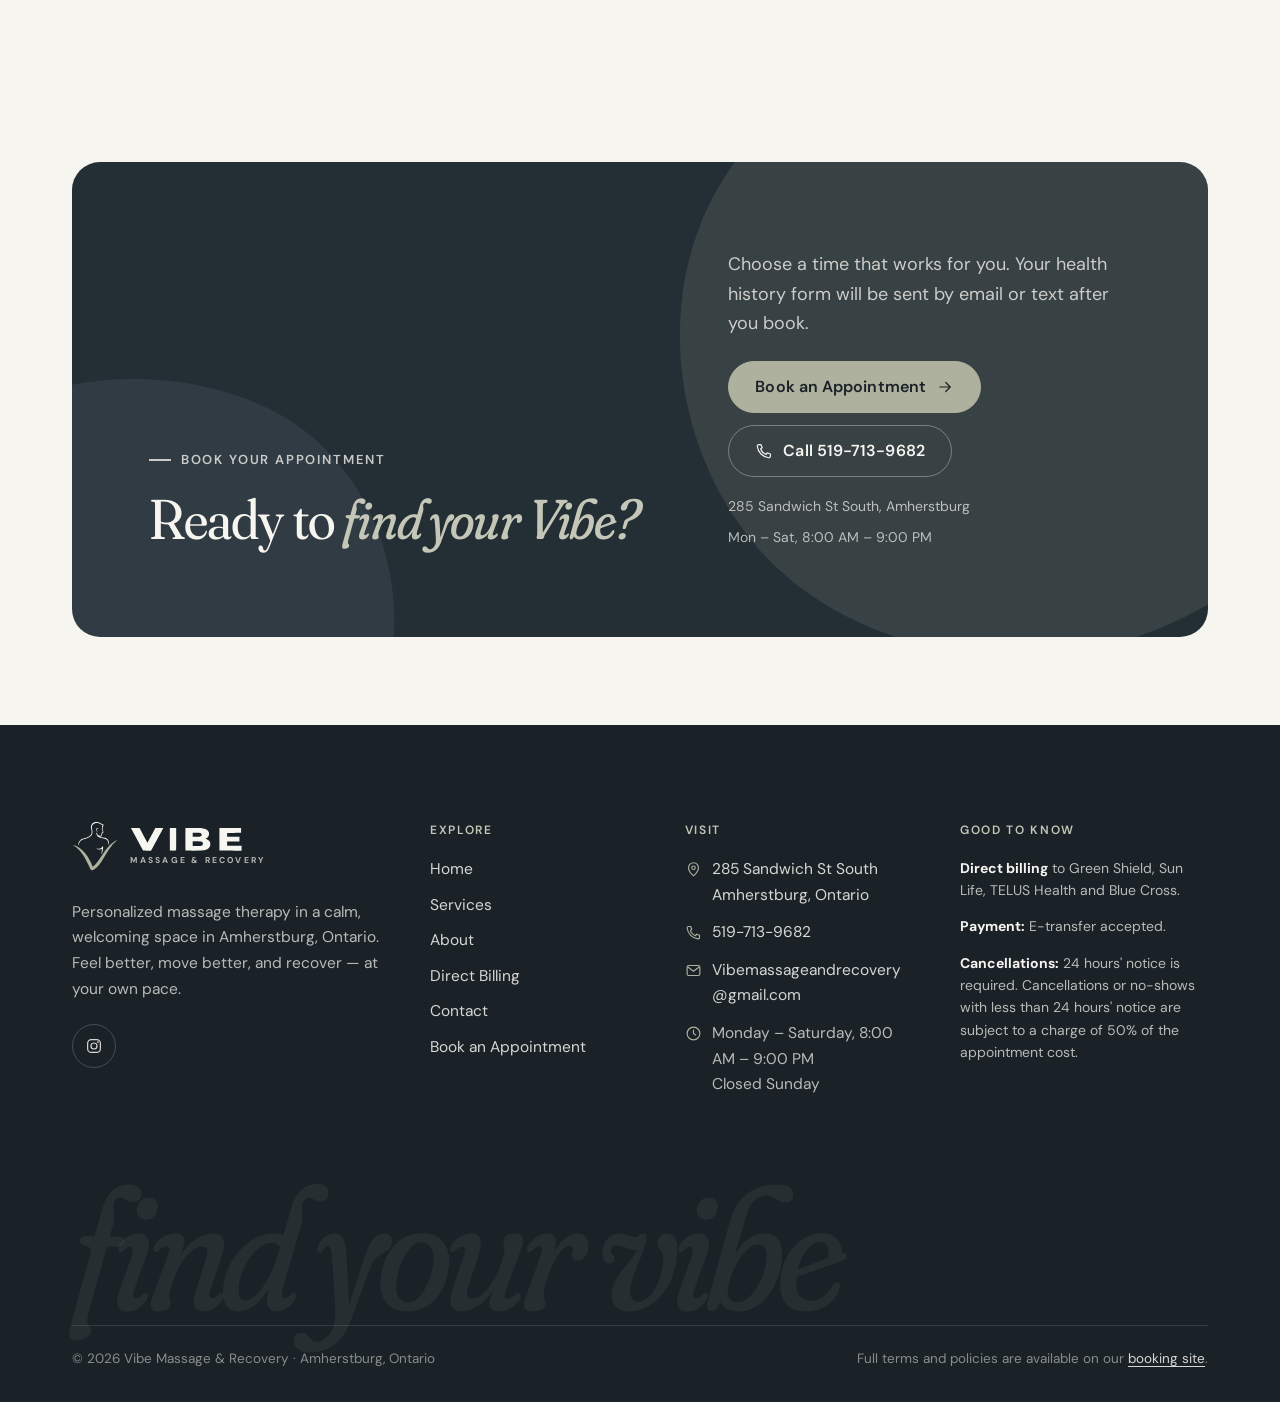
<file: about.html>
<!doctype html>
<html lang="en-CA" class="no-js">
<head>
  <meta charset="utf-8">
  <meta name="viewport" content="width=device-width, initial-scale=1, viewport-fit=cover">
  <title>Our RMTs: Thomas Nahdee & Chantelle Marcoux | Vibe Massage & Recovery</title>
  <meta name="description" content="Meet our Registered Massage Therapists in Amherstburg: Thomas Nahdee (deep tissue, cupping) and Chantelle Marcoux, RMT since 2009 (prenatal &amp; postpartum care).">
  
  <meta name="theme-color" content="#f6f5f0">
  <meta property="og:type" content="website">
  <meta property="og:site_name" content="Vibe Massage &amp; Recovery">
  <meta property="og:title" content="Our RMTs: Thomas Nahdee & Chantelle Marcoux | Vibe Massage & Recovery">
  <meta property="og:description" content="Meet our Registered Massage Therapists in Amherstburg: Thomas Nahdee (deep tissue, cupping) and Chantelle Marcoux, RMT since 2009 (prenatal &amp; postpartum care).">
  <meta property="og:locale" content="en_CA">
  <meta name="twitter:card" content="summary_large_image">
  <link rel="icon" href="assets/img/favicon.svg" type="image/svg+xml">
  <link rel="apple-touch-icon" href="assets/img/apple-touch-icon.png">
  <link rel="preload" href="assets/fonts/fraunces-latin.woff2" as="font" type="font/woff2" crossorigin>
  <link rel="preload" href="assets/fonts/dm-sans-latin.woff2" as="font" type="font/woff2" crossorigin>
  <link rel="stylesheet" href="assets/css/styles.css">
  <script type="application/ld+json">
{
  "@context": "https://schema.org",
  "@graph": [
    {
      "@type": "HealthAndBeautyBusiness",
      "name": "Vibe Massage & Recovery",
      "description": "Registered massage therapy clinic in Amherstburg, Ontario offering Swedish, deep tissue, therapeutic, cupping, prenatal and postnatal massage, with direct billing to Green Shield, Sun Life, TELUS Health and Blue Cross.",
      "telephone": "+1-519-713-9682",
      "email": "Vibemassageandrecovery@gmail.com",
      "address": {
        "@type": "PostalAddress",
        "streetAddress": "285 Sandwich St South",
        "addressLocality": "Amherstburg",
        "addressRegion": "ON",
        "postalCode": "N9V 2A7",
        "addressCountry": "CA"
      },
      "geo": {
        "@type": "GeoCoordinates",
        "latitude": 42.1010026,
        "longitude": -83.108363
      },
      "hasMap": "https://maps.google.com/?cid=8364977269804153832",
      "sameAs": [
        "https://www.instagram.com/vibemassagenrecovery/",
        "https://maps.google.com/?cid=8364977269804153832"
      ],
      "areaServed": {
        "@type": "City",
        "name": "Amherstburg, Ontario"
      },
      "openingHoursSpecification": [
        {
          "@type": "OpeningHoursSpecification",
          "dayOfWeek": [
            "Monday",
            "Tuesday",
            "Wednesday",
            "Thursday",
            "Friday",
            "Saturday"
          ],
          "opens": "08:00",
          "closes": "21:00"
        }
      ],
      "priceRange": "$60–$165",
      "currenciesAccepted": "CAD",
      "paymentAccepted": "E-transfer, direct billing (Green Shield, Sun Life, TELUS Health, Blue Cross)",
      "potentialAction": {
        "@type": "ReserveAction",
        "target": "https://vibemassagerecovery.clinicsense.com/book/",
        "name": "Book an appointment"
      },
      "employee": [
        {
          "@type": "Person",
          "name": "Thomas Nahdee",
          "honorificSuffix": "RMT",
          "jobTitle": "Registered Massage Therapist"
        },
        {
          "@type": "Person",
          "name": "Chantelle Marcoux",
          "honorificSuffix": "RMT",
          "jobTitle": "Registered Massage Therapist"
        }
      ]
    },
    {
      "@type": "Person",
      "name": "Thomas Nahdee",
      "honorificSuffix": "RMT",
      "jobTitle": "Registered Massage Therapist",
      "knowsAbout": [
        "Deep tissue massage",
        "Swedish massage",
        "Cupping therapy",
        "IASTM",
        "Trigger point therapy"
      ],
      "worksFor": {
        "@type": "HealthAndBeautyBusiness",
        "name": "Vibe Massage & Recovery"
      }
    },
    {
      "@type": "Person",
      "name": "Chantelle Marcoux",
      "honorificSuffix": "RMT",
      "jobTitle": "Registered Massage Therapist",
      "knowsAbout": [
        "Swedish massage",
        "Deep tissue massage",
        "Active release",
        "Prenatal massage",
        "Postnatal massage"
      ],
      "worksFor": {
        "@type": "HealthAndBeautyBusiness",
        "name": "Vibe Massage & Recovery"
      }
    }
  ]
}
</script>
</head>
<body data-page="about.html">
<a class="skip-link" href="#main">Skip to content</a>
<svg width="0" height="0" style="position:absolute" aria-hidden="true" focusable="false">
<symbol id="i-phone" viewBox="0 0 24 24" fill="none" stroke="currentColor" stroke-width="1.6" stroke-linecap="round" stroke-linejoin="round"><path d="M5 3.5h3l1.6 4.2-2 1.3a11 11 0 0 0 7.4 7.4l1.3-2 4.2 1.6v3a2 2 0 0 1-2.2 2A17.5 17.5 0 0 1 3 5.7 2 2 0 0 1 5 3.5Z"/></symbol>
<symbol id="i-mail" viewBox="0 0 24 24" fill="none" stroke="currentColor" stroke-width="1.6" stroke-linecap="round" stroke-linejoin="round"><rect x="3" y="5" width="18" height="14" rx="2.5"/><path d="m4 7 8 6 8-6"/></symbol>
<symbol id="i-pin" viewBox="0 0 24 24" fill="none" stroke="currentColor" stroke-width="1.6" stroke-linecap="round" stroke-linejoin="round"><path d="M12 21s-7-6.2-7-11.5a7 7 0 0 1 14 0C19 14.8 12 21 12 21Z"/><circle cx="12" cy="9.5" r="2.5"/></symbol>
<symbol id="i-clock" viewBox="0 0 24 24" fill="none" stroke="currentColor" stroke-width="1.6" stroke-linecap="round" stroke-linejoin="round"><circle cx="12" cy="12" r="9"/><path d="M12 7v5l3 2"/></symbol>
<symbol id="i-arrow" viewBox="0 0 24 24" fill="none" stroke="currentColor" stroke-width="1.6" stroke-linecap="round" stroke-linejoin="round"><path d="M5 12h14M13 6l6 6-6 6"/></symbol>
<symbol id="i-arrow-up-right" viewBox="0 0 24 24" fill="none" stroke="currentColor" stroke-width="1.6" stroke-linecap="round" stroke-linejoin="round"><path d="M7 17 17 7M8 7h9v9"/></symbol>
<symbol id="i-check" viewBox="0 0 24 24" fill="none" stroke="currentColor" stroke-width="1.6" stroke-linecap="round" stroke-linejoin="round"><circle cx="12" cy="12" r="9"/><path d="m8 12.5 2.7 2.7L16.5 9.5"/></symbol>
<symbol id="i-leaf" viewBox="0 0 24 24" fill="none" stroke="currentColor" stroke-width="1.6" stroke-linecap="round" stroke-linejoin="round"><path d="M5 19c0-8 5-14 15-14 0 10-6 15-14 15"/><path d="M5 19c3-4 6-6.5 10-8"/></symbol>
<symbol id="i-calendar" viewBox="0 0 24 24" fill="none" stroke="currentColor" stroke-width="1.6" stroke-linecap="round" stroke-linejoin="round"><rect x="3.5" y="5" width="17" height="15.5" rx="2.5"/><path d="M3.5 10h17M8 3v4M16 3v4"/></symbol>
<symbol id="i-user" viewBox="0 0 24 24" fill="none" stroke="currentColor" stroke-width="1.6" stroke-linecap="round" stroke-linejoin="round"><circle cx="12" cy="8" r="3.8"/><path d="M4.5 20.5c1.2-3.8 4-5.8 7.5-5.8s6.3 2 7.5 5.8"/></symbol>
<symbol id="i-shield" viewBox="0 0 24 24" fill="none" stroke="currentColor" stroke-width="1.6" stroke-linecap="round" stroke-linejoin="round"><path d="M12 3 5 6v5.5c0 4.5 3 8 7 9.5 4-1.5 7-5 7-9.5V6l-7-3Z"/><path d="m9 12 2.2 2.2L15.5 10"/></symbol>
<symbol id="i-heart" viewBox="0 0 24 24" fill="none" stroke="currentColor" stroke-width="1.6" stroke-linecap="round" stroke-linejoin="round"><path d="M12 20s-7.5-4.6-7.5-10.2A4.3 4.3 0 0 1 12 7a4.3 4.3 0 0 1 7.5 2.8C19.5 15.4 12 20 12 20Z"/></symbol>
<symbol id="i-move" viewBox="0 0 24 24" fill="none" stroke="currentColor" stroke-width="1.6" stroke-linecap="round" stroke-linejoin="round"><path d="M4 17c3 0 4-2 5-5s2-5 5-5h6"/><path d="m17 4 3 3-3 3"/><circle cx="5" cy="17" r="1.5"/></symbol>
<symbol id="i-refresh" viewBox="0 0 24 24" fill="none" stroke="currentColor" stroke-width="1.6" stroke-linecap="round" stroke-linejoin="round"><path d="M20 11a8 8 0 0 0-14.3-4.3L4 8.5"/><path d="M4 4v4.5h4.5"/><path d="M4 13a8 8 0 0 0 14.3 4.3L20 15.5"/><path d="M20 20v-4.5h-4.5"/></symbol>
<symbol id="i-chat" viewBox="0 0 24 24" fill="none" stroke="currentColor" stroke-width="1.6" stroke-linecap="round" stroke-linejoin="round"><path d="M20 12a8 8 0 0 1-11.6 7.1L4 20l1-4A8 8 0 1 1 20 12Z"/><path d="M8.5 11h.01M12 11h.01M15.5 11h.01" stroke-width="2.4"/></symbol>
<symbol id="i-clipboard" viewBox="0 0 24 24" fill="none" stroke="currentColor" stroke-width="1.6" stroke-linecap="round" stroke-linejoin="round"><rect x="5" y="4.5" width="14" height="16.5" rx="2.5"/><path d="M9 4.5V3h6v1.5M8.5 10h7M8.5 13.5h7M8.5 17h4"/></symbol>
<symbol id="i-home" viewBox="0 0 24 24" fill="none" stroke="currentColor" stroke-width="1.6" stroke-linecap="round" stroke-linejoin="round"><path d="M4 11 12 4l8 7"/><path d="M6 9.5V20h12V9.5"/><path d="M10 20v-5h4v5"/></symbol>
<symbol id="i-car" viewBox="0 0 24 24" fill="none" stroke="currentColor" stroke-width="1.6" stroke-linecap="round" stroke-linejoin="round"><path d="M5 16V11l2-5h10l2 5v5"/><path d="M4 16h16v2.5H4z"/><circle cx="7.5" cy="13" r=".6"/><circle cx="16.5" cy="13" r=".6"/></symbol>
<symbol id="i-door" viewBox="0 0 24 24" fill="none" stroke="currentColor" stroke-width="1.6" stroke-linecap="round" stroke-linejoin="round"><path d="M3 21h18"/><path d="M6 21V4h12v17"/><circle cx="14.5" cy="12.5" r=".8"/></symbol>
<symbol id="i-card" viewBox="0 0 24 24" fill="none" stroke="currentColor" stroke-width="1.6" stroke-linecap="round" stroke-linejoin="round"><rect x="3" y="5.5" width="18" height="13" rx="2.5"/><path d="M3 10h18M7 15h4"/></symbol>
<symbol id="i-camera" viewBox="0 0 24 24" fill="none" stroke="currentColor" stroke-width="1.6" stroke-linecap="round" stroke-linejoin="round"><path d="M4 8h3l1.5-2h7L17 8h3v11H4z"/><circle cx="12" cy="13" r="3.2"/></symbol>
<symbol id="i-info" viewBox="0 0 24 24" fill="none" stroke="currentColor" stroke-width="1.6" stroke-linecap="round" stroke-linejoin="round"><circle cx="12" cy="12" r="9"/><path d="M12 11v5.5M12 7.8h.01" stroke-width="2"/></symbol>
<symbol id="i-close" viewBox="0 0 24 24" fill="none" stroke="currentColor" stroke-width="1.6" stroke-linecap="round" stroke-linejoin="round"><path d="M6 6l12 12M18 6 6 18"/></symbol>
<symbol id="i-sparkle" viewBox="0 0 24 24" fill="none" stroke="currentColor" stroke-width="1.6" stroke-linecap="round" stroke-linejoin="round"><path d="M12 3.5c.6 4.2 2.3 5.9 6.5 6.5-4.2.6-5.9 2.3-6.5 6.5-.6-4.2-2.3-5.9-6.5-6.5 4.2-.6 5.9-2.3 6.5-6.5Z"/><path d="M18.5 16.5c.3 1.6.9 2.2 2.5 2.5-1.6.3-2.2.9-2.5 2.5-.3-1.6-.9-2.2-2.5-2.5 1.6-.3 2.2-.9 2.5-2.5Z"/></symbol>
<symbol id="i-instagram" viewBox="0 0 24 24" fill="none" stroke="currentColor" stroke-width="1.6" stroke-linecap="round" stroke-linejoin="round"><rect x="3.5" y="3.5" width="17" height="17" rx="5"/><circle cx="12" cy="12" r="4"/><path d="M17.2 6.8h.01" stroke-width="2.4"/></symbol>
<symbol id="i-facebook" viewBox="0 0 24 24" fill="none" stroke="currentColor" stroke-width="1.6" stroke-linecap="round" stroke-linejoin="round"><path d="M14.5 21v-7.5h2.6l.4-3h-3V8.6c0-.9.3-1.5 1.6-1.5h1.6V4.4a21 21 0 0 0-2.4-.1c-2.4 0-4 1.4-4 4.1v2.1H8.7v3h2.6V21"/></symbol>
</svg>
<header class="site-header">
  <div class="container nav">
    <a class="brand" href="index.html" aria-label="Vibe Massage &amp; Recovery — home">
  <img class="brand__mark" src="assets/img/logo-mark.svg" alt="" width="304" height="327">
  <span class="brand__text"><img class="brand__name" src="assets/img/logo-wordmark.svg" alt="" width="331" height="71"><span class="brand__sub">Massage &amp; Recovery</span></span>
</a>
    <nav class="nav__links" aria-label="Main">
      <a href="index.html">Home</a>
      <a href="services.html">Services</a>
      <a href="about.html" aria-current="page">About</a>
      <a href="billing.html">Direct Billing</a>
      <a href="contact.html">Contact</a>
    </nav>
    <a class="nav__phone" href="tel:+15197139682"><svg aria-hidden="true"><use href="#i-phone"/></svg>519-713-9682</a>
    <a class="btn btn--sm nav__book" href="https://vibemassagerecovery.clinicsense.com/book/" target="_blank" rel="noopener" data-book><span class="long">Book an Appointment</span><span class="short">Book</span></a>
    <button class="menu-toggle" type="button" aria-controls="mobile-menu" aria-expanded="false" aria-label="Open menu"><span></span></button>
  </div>
</header>
<div class="mobile-menu" id="mobile-menu">
  <nav aria-label="Mobile">
    <a href="index.html">Home<svg aria-hidden="true"><use href="#i-arrow"/></svg></a>
    <a href="services.html">Services<svg aria-hidden="true"><use href="#i-arrow"/></svg></a>
    <a href="about.html" aria-current="page">About<svg aria-hidden="true"><use href="#i-arrow"/></svg></a>
    <a href="billing.html">Direct Billing<svg aria-hidden="true"><use href="#i-arrow"/></svg></a>
    <a href="contact.html">Contact<svg aria-hidden="true"><use href="#i-arrow"/></svg></a>
  </nav>
  <a class="btn btn--block" href="https://vibemassagerecovery.clinicsense.com/book/" target="_blank" rel="noopener" data-book>Book an Appointment <svg aria-hidden="true"><use href="#i-arrow"/></svg></a>
  <div class="mobile-menu__contact">
    <a href="tel:+15197139682"><svg aria-hidden="true"><use href="#i-phone"/></svg>519-713-9682</a>
    <a href="mailto:Vibemassageandrecovery@gmail.com"><svg aria-hidden="true"><use href="#i-mail"/></svg>Vibemassageandrecovery@gmail.com</a>
    <a href="https://www.google.com/maps/place/Vibe+massage+%26+recovery/@42.1010026,-83.108363,17z/data=!4m6!3m5!1s0x883b3d0024126b07:0x74165e81e0e4bbe8!8m2!3d42.1010026!4d-83.108363!16s%2Fg%2F11zdyxsmyl" target="_blank" rel="noopener"><svg aria-hidden="true"><use href="#i-pin"/></svg>285 Sandwich St South, Amherstburg</a>
  </div>
</div>
<main id="main">

<section class="page-hero" aria-labelledby="page-title">
  <svg class="organic page-hero__blob" viewBox="0 0 540 480" aria-hidden="true"><path fill="currentColor" d="M421 60c68 38 108 124 96 205-12 80-76 156-160 185-84 30-188 13-250-47C45 343 26 244 58 168 90 92 173 38 256 30c56-5 115 2 165 30Z"/></svg>
  <div class="container">
    <h1 class="display" id="page-title"><span class="eyebrow">Our registered massage therapists</span>You're in <em>good hands</em></h1>
    <p class="lede">A relaxing, chill environment where you can unwind, vibe, and get treatment that's built around you.</p>
  </div>
</section>

<section class="section" id="thomas" style="padding-top:0" aria-labelledby="therapist-title">
  <div class="container grid-2 grid-2--wide-right grid-2--top">
    <div class="sticky-col reveal">
      <p class="therapist-card__years"><strong>6</strong> years experience</p>
      <dl class="creds">
        <div><dt>Experience</dt><dd>6 years</dd></div>
        <div><dt>Education</dt><dd>CCHST — Windsor, Ontario</dd></div>
        <div><dt>Certifications</dt><dd>RMT license<br>Cupping certification</dd></div>
        <div><dt>Specializes in</dt><dd>Deep tissue massage<br>Cupping therapy</dd></div>
      </dl>
    </div>
    <div class="reveal reveal-d1">
      <p class="eyebrow">Meet your therapists</p>
      <h2 class="therapist__name" id="therapist-title">Thomas Nahdee, RMT</h2>
      <p class="therapist__title">Registered Massage Therapist</p>
      <div class="bio">
        <p>With six years of experience as a Massage Therapist and training from CCHST in Windsor, Ontario, my goal is simple: to help you feel and move better.</p>
        <p>Every treatment is tailored to you and your individual needs, whether you're looking to reduce pain and tension, improve range of motion, manage stress, support recovery, or simply take some time to reset.</p>
        <p>My treatments may incorporate Deep Tissue and Swedish Massage, Cupping Therapy, IASTM, and Trigger Point techniques.</p>
        <p>I enjoy working with everyone from students and everyday working people to athletes and highly active individuals. No matter what brings you in, I want you to feel comfortable from the moment you walk through the door.</p>
      </div>
      <blockquote class="quote" style="margin-top:28px">Expect a relaxing, chill environment where you can unwind, vibe, and know you're in good hands.</blockquote>

      <h3 class="h3" style="margin:40px 0 14px">Techniques I may use</h3>
      <div class="chips">
        <span class="chip chip--sage">Deep Tissue Massage</span>
        <span class="chip chip--sage">Swedish Massage</span>
        <span class="chip chip--sage">Cupping Therapy</span>
        <span class="chip chip--sage">IASTM</span>
        <span class="chip chip--sage">Trigger Point</span>
      </div>

      <h3 class="h3" style="margin:36px 0 14px">Who I work with</h3>
      <div class="chips">
        <span class="chip">Students</span>
        <span class="chip">Everyday working people</span>
        <span class="chip">Athletes</span>
        <span class="chip">Highly active individuals</span>
        <span class="chip">Anyone who needs to reset</span>
      </div>

      <div class="btn-row" style="margin-top:40px">
        <a class="btn" href="https://vibemassagerecovery.clinicsense.com/book/" target="_blank" rel="noopener" data-book>Book with Thomas <svg aria-hidden="true"><use href="#i-arrow"/></svg></a>
        <a class="btn btn--secondary" href="services.html">View services &amp; pricing</a>
      </div>
    </div>
  </div>
</section>

<section class="section section--paper2" id="chantelle" aria-labelledby="chantelle-title">
  <div class="container grid-2 grid-2--wide-left grid-2--top">
    <div class="reveal">
      <p class="eyebrow">Meet your therapists</p>
      <h2 class="therapist__name" id="chantelle-title">Chantelle Marcoux, RMT</h2>
      <p class="therapist__title">Registered Massage Therapist</p>
      <div class="bio">
        <p>I have been a Registered Massage Therapist since 2009, and over the years, my work has continued to be shaped by one simple belief: <strong>our bodies are always communicating with us, and sometimes we just need the space to listen.</strong></p>
        <p>My approach to massage therapy is professional, intentional, and effective. I specialize in Swedish massage, deep tissue techniques, and active release, tailoring each treatment to meet you where you are on any given day. No two bodies—or two treatments—are exactly alike.</p>
        <p>I have a particular passion for working with the prenatal community. My experience as a birth doula gave me a deeper appreciation for the incredible changes women experience throughout pregnancy, birth, and postpartum, and I love being able to support women through these transformative seasons with thoughtful, therapeutic care.</p>
        <p>For me, massage therapy is about more than addressing tension or discomfort. It is about creating a space where you can slow down, check in, and reconnect with yourself. Getting on the table gives you an opportunity to meet your body exactly where it is—to notice what you’re holding, where you may be disconnected, and what your body might be asking for.</p>
        <p>My goal is to help you develop greater awareness of your body while providing focused, effective treatment that supports how you want to feel and move in your everyday life.</p>
      </div>
      <blockquote class="quote" style="margin-top:28px">Come as you are. We’ll start there.</blockquote>

      <h3 class="h3" style="margin:40px 0 14px">Techniques I may use</h3>
      <div class="chips">
        <span class="chip chip--sage">Swedish Massage</span>
        <span class="chip chip--sage">Deep Tissue Massage</span>
        <span class="chip chip--sage">Active Release</span>
      </div>

      <h3 class="h3" style="margin:36px 0 14px">Who I work with</h3>
      <div class="chips">
        <span class="chip">Pregnancy &amp; prenatal</span>
        <span class="chip">Postpartum</span>
        <span class="chip">Anyone who needs to slow down and check in</span>
      </div>
      <p style="margin-top:18px"><a class="link-arrow" href="services.html#prenatal">Prenatal &amp; postnatal massage pricing <svg aria-hidden="true"><use href="#i-arrow"/></svg></a></p>

      <div class="btn-row" style="margin-top:40px">
        <a class="btn" href="https://vibemassagerecovery.clinicsense.com/book/" target="_blank" rel="noopener" data-book>Book with Chantelle <svg aria-hidden="true"><use href="#i-arrow"/></svg></a>
        <a class="btn btn--secondary" href="services.html">View services &amp; pricing</a>
      </div>
    </div>
    <div class="sticky-col media-first reveal reveal-d1">
      <p class="therapist-card__years"><strong>17+</strong> years experience</p>
      <dl class="creds">
        <div><dt>Experience</dt><dd>RMT since 2009</dd></div>
        <div><dt>Background</dt><dd>Birth doula</dd></div>
        <div><dt>Specializes in</dt><dd>Swedish massage<br>Deep tissue<br>Active release</dd></div>
        <div><dt>Passion</dt><dd>Prenatal &amp; postpartum care</dd></div>
      </dl>
    </div>
  </div>
</section>

<section class="section section--dark" id="why-vibe" aria-labelledby="why-title" style="overflow:hidden">
  <div class="container">
    <div class="grid-2 grid-2--top">
      <div class="reveal">
        <p class="eyebrow">Why Vibe</p>
        <h2 class="h2" id="why-title">More than a massage. <em>A place to reset.</em></h2>
      </div>
      <div class="reveal reveal-d1">
        <p class="lede">Vibe is a relaxing, calm and welcoming space that helps clients manage pain, recover, and feel their best.</p>
        <p>Vibe was started to help as many people as possible with their health and wellness — and to build a space where other therapists and wellness practitioners can grow their careers.</p>
      </div>
    </div>
    <div class="why__grid" style="margin-top:56px">
      <div class="why__item reveal"><span class="why__icon"><svg aria-hidden="true"><use href="#i-user"/></svg></span><h3>Personalized treatment</h3><p>Every session is shaped around you and your goals.</p></div>
      <div class="why__item reveal reveal-d1"><span class="why__icon"><svg aria-hidden="true"><use href="#i-chat"/></svg></span><h3>Understanding your needs</h3><p>We listen first, so your treatment fits how you're feeling.</p></div>
      <div class="why__item reveal reveal-d2"><span class="why__icon"><svg aria-hidden="true"><use href="#i-home"/></svg></span><h3>A comfortable environment</h3><p>Calm, welcoming, and never clinical.</p></div>
      <div class="why__item reveal"><span class="why__icon"><svg aria-hidden="true"><use href="#i-heart"/></svg></span><h3>Managing pain &amp; tension</h3><p>Hands-on care for everyday aches and tightness.</p></div>
      <div class="why__item reveal reveal-d1"><span class="why__icon"><svg aria-hidden="true"><use href="#i-move"/></svg></span><h3>Mobility &amp; range of motion</h3><p>Helping you move more freely.</p></div>
      <div class="why__item reveal reveal-d2"><span class="why__icon"><svg aria-hidden="true"><use href="#i-refresh"/></svg></span><h3>Supporting recovery</h3><p>So you can feel better in everyday life — and keep doing what you love.</p></div>
    </div>
  </div>
</section>

<section class="section" aria-label="The space">
  <div class="container">
    <div class="reveal" style="max-width:720px">
      <p class="eyebrow">The space</p>
      <h2 class="h2">Come as you are. <em>Leave feeling better.</em></h2>
      <p class="lede">Located on the main floor at 285 Sandwich St South in Amherstburg, with parking at the back of the building.</p>
      <a class="link-arrow" href="contact.html" style="margin-top:12px">Location &amp; hours <svg aria-hidden="true"><use href="#i-arrow"/></svg></a>
    </div>
  </div>
</section>

<section class="section section--tight" aria-labelledby="cta-title">
  <div class="container">
    <div class="cta-band reveal">
      <svg class="organic cta-band__blob" viewBox="0 0 540 480" aria-hidden="true"><path fill="currentColor" d="M421 60c68 38 108 124 96 205-12 80-76 156-160 185-84 30-188 13-250-47C45 343 26 244 58 168 90 92 173 38 256 30c56-5 115 2 165 30Z"/></svg>
      <svg class="organic cta-band__blob cta-band__blob--2" viewBox="0 0 540 480" aria-hidden="true"><path fill="currentColor" d="M437 118c43 61 52 150 13 214-39 65-127 106-212 104-86-2-169-47-203-117-35-70-21-164 36-221 57-58 157-78 236-61 55 12 97 34 130 81Z"/></svg>
      <div class="cta-band__inner">
        <div>
          <p class="eyebrow">Book your appointment</p>
          <h2 class="h2" id="cta-title">Ready to <em>find your Vibe?</em></h2>
        </div>
        <div>
          <p>Choose a time that works for you. Your health history form will be sent by email or text after you book.</p>
          <div class="btn-row btn-row--stack" style="margin-top:22px">
            <a class="btn btn--sage" href="https://vibemassagerecovery.clinicsense.com/book/" target="_blank" rel="noopener" data-book>Book an Appointment <svg aria-hidden="true"><use href="#i-arrow"/></svg></a>
            <a class="btn btn--ghost-light" href="tel:+15197139682"><svg aria-hidden="true"><use href="#i-phone"/></svg> Call 519-713-9682</a>
          </div>
          <div class="cta-band__meta"><span>285 Sandwich St South, Amherstburg</span><span>Mon – Sat, 8:00 AM – 9:00 PM</span></div>
        </div>
      </div>
    </div>
  </div>
</section>

</main>
<footer class="site-footer">
  <div class="container">
    <div class="footer__grid">
      <div class="footer__brand">
        <a class="brand" href="index.html" aria-label="Vibe Massage &amp; Recovery — home">
  <img class="brand__mark" src="assets/img/logo-mark-light.svg" alt="" width="304" height="327" loading="lazy" decoding="async">
  <span class="brand__text"><img class="brand__name" src="assets/img/logo-wordmark-light.svg" alt="" width="331" height="71" loading="lazy" decoding="async"><span class="brand__sub">Massage &amp; Recovery</span></span>
</a>
        <p>Personalized massage therapy in a calm, welcoming space in Amherstburg, Ontario. Feel better, move better, and recover — at your own pace.</p>
        <div class="social">
          <a href="https://www.instagram.com/vibemassagenrecovery/" target="_blank" rel="noopener me" aria-label="Vibe Massage &amp; Recovery on Instagram"><svg aria-hidden="true"><use href="#i-instagram"/></svg></a>
        </div>
      </div>
      <div>
        <p class="footer__h">Explore</p>
        <ul class="footer__links">
          <li><a href="index.html">Home</a></li>
          <li><a href="services.html">Services</a></li>
          <li><a href="about.html">About</a></li>
          <li><a href="billing.html">Direct Billing</a></li>
          <li><a href="contact.html">Contact</a></li>
          <li><a href="https://vibemassagerecovery.clinicsense.com/book/" target="_blank" rel="noopener" data-book>Book an Appointment</a></li>
        </ul>
      </div>
      <div>
        <p class="footer__h">Visit</p>
        <ul class="footer__contact">
          <li><svg aria-hidden="true"><use href="#i-pin"/></svg><a href="https://www.google.com/maps/place/Vibe+massage+%26+recovery/@42.1010026,-83.108363,17z/data=!4m6!3m5!1s0x883b3d0024126b07:0x74165e81e0e4bbe8!8m2!3d42.1010026!4d-83.108363!16s%2Fg%2F11zdyxsmyl" target="_blank" rel="noopener">285 Sandwich St South<br>Amherstburg, Ontario</a></li>
          <li><svg aria-hidden="true"><use href="#i-phone"/></svg><a href="tel:+15197139682">519-713-9682</a></li>
          <li><svg aria-hidden="true"><use href="#i-mail"/></svg><a href="mailto:Vibemassageandrecovery@gmail.com" style="overflow-wrap:anywhere">Vibemassageandrecovery@gmail.com</a></li>
          <li><svg aria-hidden="true"><use href="#i-clock"/></svg><span>Monday – Saturday, 8:00 AM – 9:00 PM<br>Closed Sunday</span></li>
        </ul>
      </div>
      <div class="footer__policy">
        <p class="footer__h">Good to know</p>
        <p><strong style="color:var(--paper)">Direct billing</strong> to Green Shield, Sun Life, TELUS Health and Blue Cross.</p>
        <p><strong style="color:var(--paper)">Payment:</strong> E-transfer accepted.</p>
        <p><strong style="color:var(--paper)">Cancellations:</strong> 24 hours' notice is required. Cancellations or no-shows with less than 24 hours' notice are subject to a charge of 50% of the appointment cost.</p>
      </div>
    </div>
    <div class="footer__wordmark" aria-hidden="true" data-text="find your vibe"></div>
    <div class="footer__bottom">
      <span>© <span data-year>2026</span> Vibe Massage &amp; Recovery · Amherstburg, Ontario</span>
      <span>Full terms and policies are available on our <a href="https://vibemassagerecovery.clinicsense.com/book/" target="_blank" rel="noopener">booking site</a>.</span>
    </div>
  </div>
</footer>
<div class="action-bar" aria-label="Quick actions">
  <a class="btn btn--secondary" href="tel:+15197139682" aria-label="Call 519-713-9682"><svg aria-hidden="true"><use href="#i-phone"/></svg> Call</a>
  <a class="btn" href="https://vibemassagerecovery.clinicsense.com/book/" target="_blank" rel="noopener" data-book>Book an Appointment</a>
</div>
<dialog class="book-dialog" id="book-dialog" aria-labelledby="book-dialog-title">
  <div class="book-dialog__head">
    <button class="book-dialog__close" type="button" data-close aria-label="Close"><svg aria-hidden="true"><use href="#i-close"/></svg></button>
    <h2 class="h3" id="book-dialog-title">Book an Appointment</h2>
    <p>Pick the easiest way to reach us and we'll find a time that works.</p>
    <p class="book-dialog__service" data-book-service hidden><svg aria-hidden="true"><use href="#i-leaf"/></svg><span></span></p>
  </div>
  <div class="book-dialog__body">
    <div class="book-dialog__options">
      <a class="book-opt book-opt--primary" href="https://vibemassagerecovery.clinicsense.com/book/" target="_blank" rel="noopener">
        <span class="ci"><svg aria-hidden="true"><use href="#i-calendar"/></svg></span>
        <span><strong>Book online</strong><span>Choose your service and time</span></span>
        <svg aria-hidden="true"><use href="#i-arrow-up-right"/></svg>
      </a>
      <a class="book-opt" href="tel:+15197139682">
        <span class="ci"><svg aria-hidden="true"><use href="#i-phone"/></svg></span>
        <span><strong>Call</strong><span>519-713-9682</span></span>
        <svg aria-hidden="true"><use href="#i-arrow"/></svg>
      </a>
      <a class="book-opt" href="sms:+15197139682">
        <span class="ci"><svg aria-hidden="true"><use href="#i-chat"/></svg></span>
        <span><strong>Text</strong><span>519-713-9682</span></span>
        <svg aria-hidden="true"><use href="#i-arrow"/></svg>
      </a>
      <a class="book-opt" href="mailto:Vibemassageandrecovery@gmail.com?subject=Appointment%20request">
        <span class="ci"><svg aria-hidden="true"><use href="#i-mail"/></svg></span>
        <span><strong>Email</strong><span>Vibemassageandrecovery@gmail.com</span></span>
        <svg aria-hidden="true"><use href="#i-arrow"/></svg>
      </a>
    </div>
    <div class="book-dialog__fine">
      <p><strong>After booking,</strong> a health history form will be emailed or texted to you. Please complete the form before your appointment.</p>
      <p><strong>Payment:</strong> E-transfer accepted. Direct billing available.</p>
      <p><strong>Cancellations:</strong> 24 hours' notice is required. Cancellations or no-shows with less than 24 hours' notice are subject to a charge of 50% of the appointment cost.</p>
    </div>
  </div>
</dialog>
<script src="assets/js/main.js" defer></script>
</body>
</html>
</file>
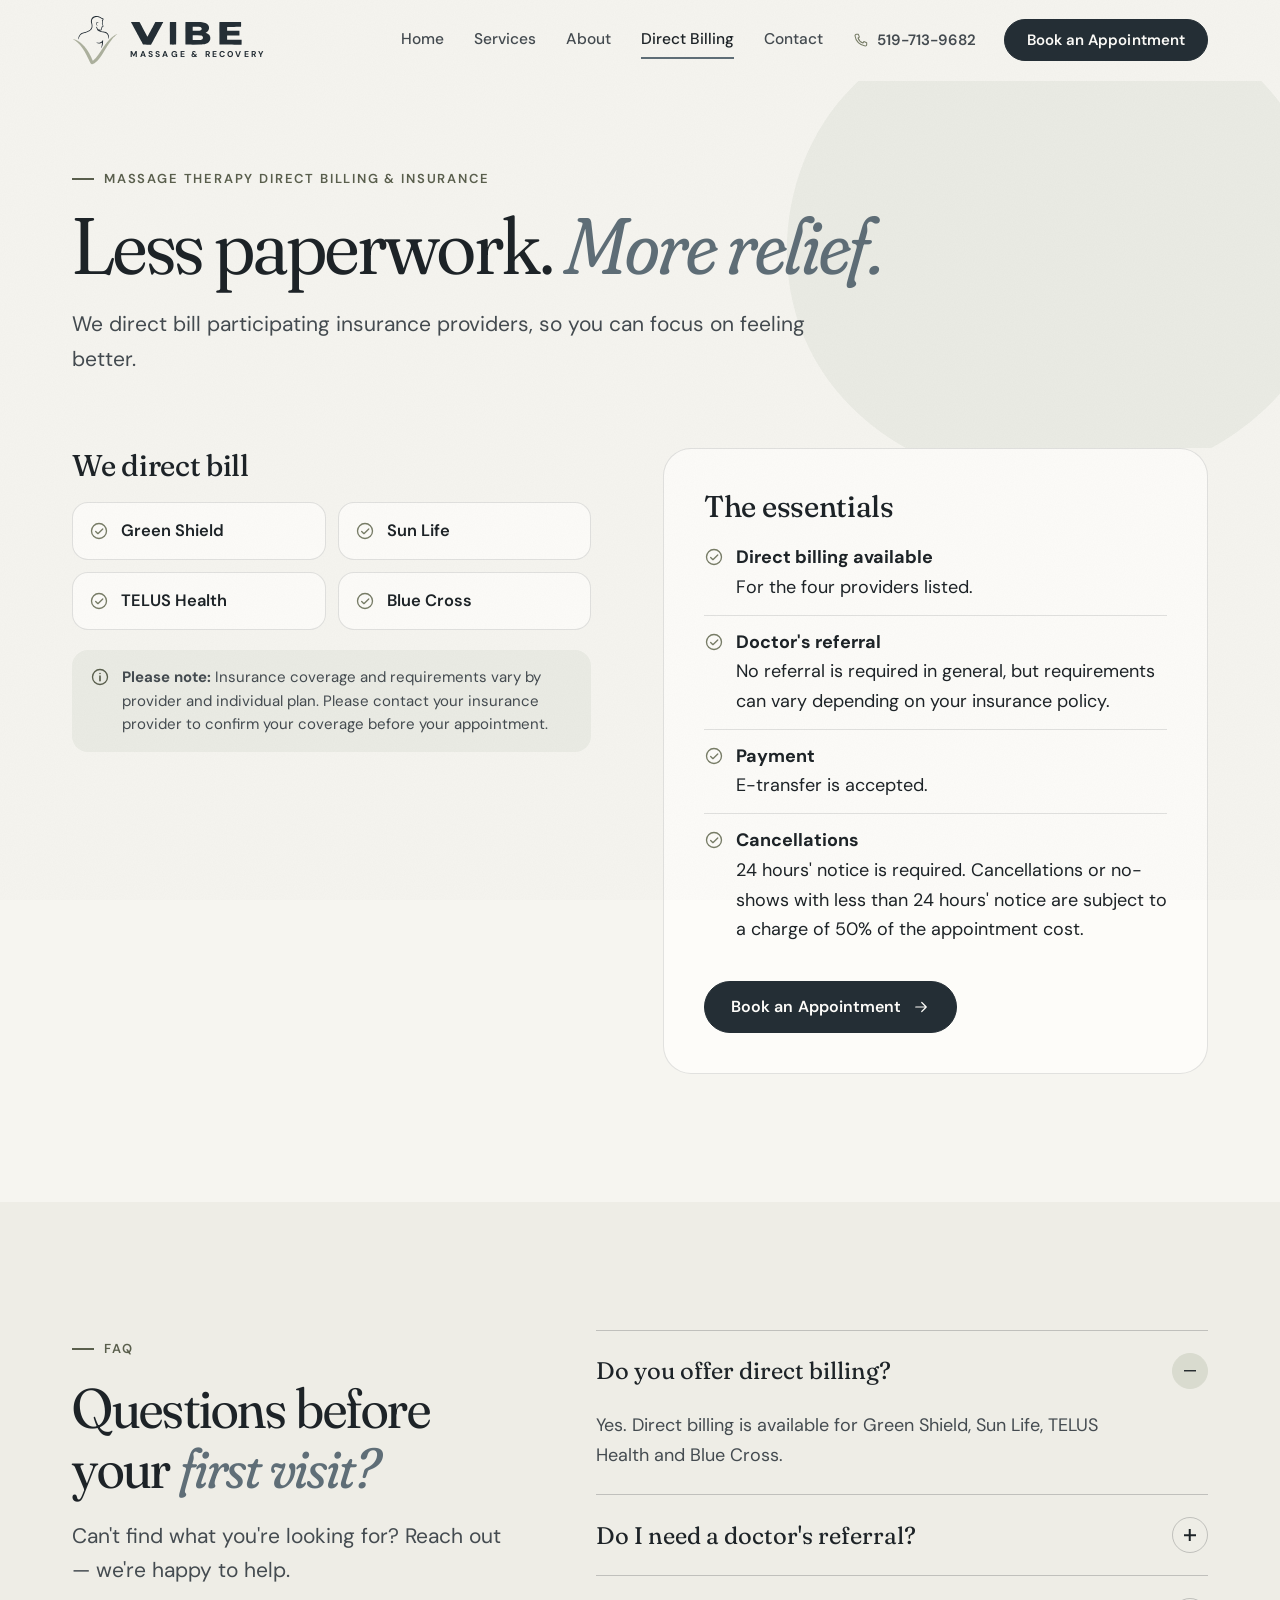
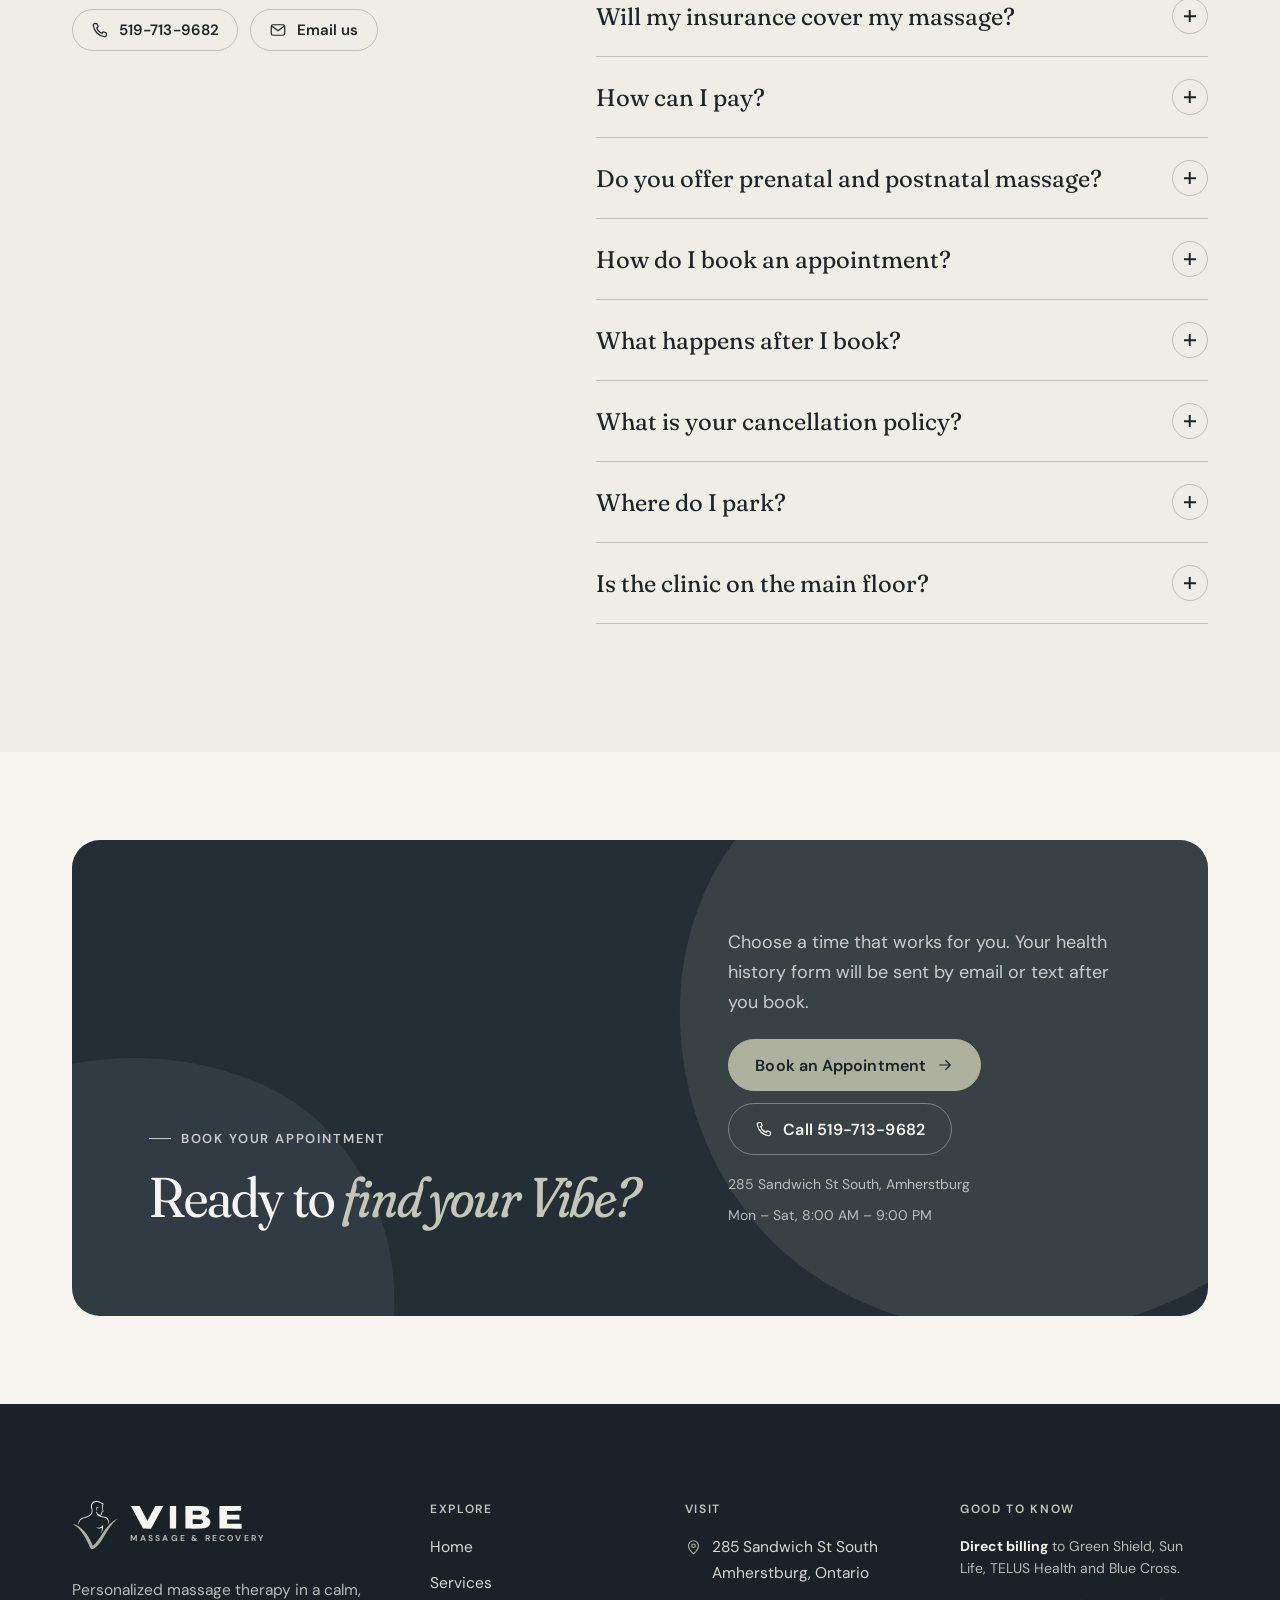
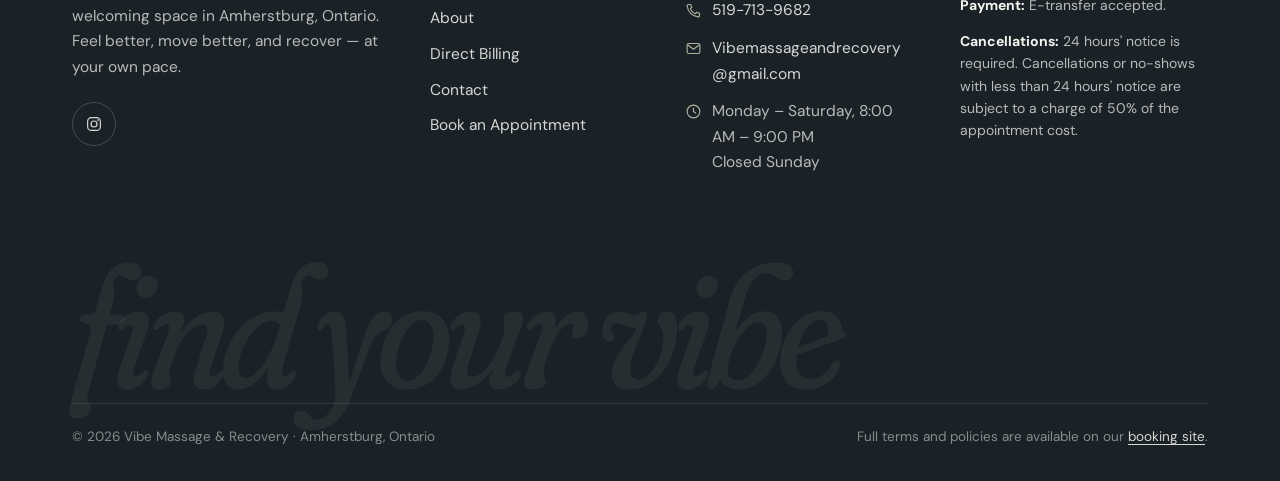
<file: billing.html>
<!doctype html>
<html lang="en-CA" class="no-js">
<head>
  <meta charset="utf-8">
  <meta name="viewport" content="width=device-width, initial-scale=1, viewport-fit=cover">
  <title>Massage Direct Billing & FAQ, Amherstburg | Vibe Massage & Recovery</title>
  <meta name="description" content="We direct bill Green Shield, Sun Life, TELUS Health and Blue Cross for massage therapy in Amherstburg. Answers on payment, referrals, booking and cancellations.">
  <link rel="canonical" href="https://www.vibemassageandrecovery.com/billing.html">
  <meta name="theme-color" content="#f6f5f0">
  <meta property="og:type" content="website">
  <meta property="og:site_name" content="Vibe Massage &amp; Recovery">
  <meta property="og:title" content="Massage Direct Billing & FAQ, Amherstburg | Vibe Massage & Recovery">
  <meta property="og:description" content="We direct bill Green Shield, Sun Life, TELUS Health and Blue Cross for massage therapy in Amherstburg. Answers on payment, referrals, booking and cancellations.">
  <meta property="og:locale" content="en_CA">
  <meta property="og:url" content="https://www.vibemassageandrecovery.com/billing.html">
  <meta property="og:image" content="https://www.vibemassageandrecovery.com/assets/img/og-image.png">
  <meta property="og:image:width" content="1200">
  <meta property="og:image:height" content="630">
  <meta property="og:image:alt" content="Vibe Massage &amp; Recovery logo — registered massage therapy in Amherstburg, Ontario">
  <meta name="twitter:card" content="summary_large_image">
  <link rel="icon" href="assets/img/favicon.svg" type="image/svg+xml">
  <link rel="apple-touch-icon" href="assets/img/apple-touch-icon.png">
  <link rel="preload" href="assets/fonts/fraunces-latin.woff2" as="font" type="font/woff2" crossorigin>
  <link rel="preload" href="assets/fonts/dm-sans-latin.woff2" as="font" type="font/woff2" crossorigin>
  <link rel="stylesheet" href="assets/css/styles.css">
  <script type="application/ld+json">
{
  "@context": "https://schema.org",
  "@graph": [
    {
      "@type": "HealthAndBeautyBusiness",
      "@id": "https://www.vibemassageandrecovery.com/#business",
      "name": "Vibe Massage & Recovery",
      "description": "Registered massage therapy clinic in Amherstburg, Ontario offering Swedish, deep tissue, therapeutic, cupping, prenatal and postnatal massage, with direct billing to Green Shield, Sun Life, TELUS Health and Blue Cross.",
      "url": "https://www.vibemassageandrecovery.com/",
      "logo": "https://www.vibemassageandrecovery.com/assets/img/logo-original.png",
      "image": "https://www.vibemassageandrecovery.com/assets/img/og-image.png",
      "telephone": "+1-519-713-9682",
      "email": "Vibemassageandrecovery@gmail.com",
      "address": {
        "@type": "PostalAddress",
        "streetAddress": "285 Sandwich St South",
        "addressLocality": "Amherstburg",
        "addressRegion": "ON",
        "postalCode": "N9V 2A7",
        "addressCountry": "CA"
      },
      "geo": {
        "@type": "GeoCoordinates",
        "latitude": 42.1010026,
        "longitude": -83.108363
      },
      "hasMap": "https://maps.google.com/?cid=8364977269804153832",
      "sameAs": [
        "https://www.instagram.com/vibemassagenrecovery/",
        "https://maps.google.com/?cid=8364977269804153832"
      ],
      "areaServed": {
        "@type": "City",
        "name": "Amherstburg, Ontario"
      },
      "openingHoursSpecification": [
        {
          "@type": "OpeningHoursSpecification",
          "dayOfWeek": [
            "Monday",
            "Tuesday",
            "Wednesday",
            "Thursday",
            "Friday",
            "Saturday"
          ],
          "opens": "08:00",
          "closes": "21:00"
        }
      ],
      "priceRange": "$60–$165",
      "currenciesAccepted": "CAD",
      "paymentAccepted": "E-transfer, direct billing (Green Shield, Sun Life, TELUS Health, Blue Cross)",
      "potentialAction": {
        "@type": "ReserveAction",
        "target": "https://vibemassagerecovery.clinicsense.com/book/",
        "name": "Book an appointment"
      },
      "employee": [
        {
          "@type": "Person",
          "@id": "https://www.vibemassageandrecovery.com/about.html#thomas",
          "name": "Thomas Nahdee",
          "honorificSuffix": "RMT",
          "jobTitle": "Registered Massage Therapist"
        },
        {
          "@type": "Person",
          "@id": "https://www.vibemassageandrecovery.com/about.html#chantelle",
          "name": "Chantelle Marcoux",
          "honorificSuffix": "RMT",
          "jobTitle": "Registered Massage Therapist"
        }
      ]
    },
    {
      "@type": "FAQPage",
      "mainEntity": [
        {
          "@type": "Question",
          "name": "Do you offer direct billing?",
          "acceptedAnswer": {
            "@type": "Answer",
            "text": "Yes. Direct billing is available for Green Shield, Sun Life, TELUS Health and Blue Cross."
          }
        },
        {
          "@type": "Question",
          "name": "Do I need a doctor's referral?",
          "acceptedAnswer": {
            "@type": "Answer",
            "text": "No referral is required in general, but requirements can vary depending on your insurance policy. Check with your provider if you're unsure."
          }
        },
        {
          "@type": "Question",
          "name": "Will my insurance cover my massage?",
          "acceptedAnswer": {
            "@type": "Answer",
            "text": "Insurance coverage and requirements vary by provider and individual plan. Please contact your insurance provider to confirm your coverage before your appointment."
          }
        },
        {
          "@type": "Question",
          "name": "How can I pay?",
          "acceptedAnswer": {
            "@type": "Answer",
            "text": "E-transfer is accepted. Direct billing is also available for the providers listed above."
          }
        },
        {
          "@type": "Question",
          "name": "Do you offer prenatal and postnatal massage?",
          "acceptedAnswer": {
            "@type": "Answer",
            "text": "Yes. Prenatal and postnatal massage are available in 30, 45 and 60-minute sessions ($80, $100 and $130). See services & pricing for details."
          }
        },
        {
          "@type": "Question",
          "name": "How do I book an appointment?",
          "acceptedAnswer": {
            "@type": "Answer",
            "text": "Book online through our booking site, or call, text or email us. We're open Monday to Saturday, 8:00 AM – 9:00 PM."
          }
        },
        {
          "@type": "Question",
          "name": "What happens after I book?",
          "acceptedAnswer": {
            "@type": "Answer",
            "text": "A health history form will be emailed or texted to you. Please complete the form before your appointment."
          }
        },
        {
          "@type": "Question",
          "name": "What is your cancellation policy?",
          "acceptedAnswer": {
            "@type": "Answer",
            "text": "24 hours' notice is required. Cancellations or no-shows with less than 24 hours' notice are subject to a charge of 50% of the appointment cost. Full terms and policies are available on our booking site."
          }
        },
        {
          "@type": "Question",
          "name": "Where do I park?",
          "acceptedAnswer": {
            "@type": "Answer",
            "text": "Parking is available at the back of the building."
          }
        },
        {
          "@type": "Question",
          "name": "Is the clinic on the main floor?",
          "acceptedAnswer": {
            "@type": "Answer",
            "text": "Yes — the clinic is located on the main floor."
          }
        }
      ]
    },
    {
      "@type": "BreadcrumbList",
      "itemListElement": [
        {
          "@type": "ListItem",
          "position": 1,
          "name": "Home",
          "item": "https://www.vibemassageandrecovery.com/"
        },
        {
          "@type": "ListItem",
          "position": 2,
          "name": "Direct Billing",
          "item": "https://www.vibemassageandrecovery.com/billing.html"
        }
      ]
    }
  ]
}
</script>
</head>
<body data-page="billing.html">
<a class="skip-link" href="#main">Skip to content</a>
<svg width="0" height="0" style="position:absolute" aria-hidden="true" focusable="false">
<symbol id="i-phone" viewBox="0 0 24 24" fill="none" stroke="currentColor" stroke-width="1.6" stroke-linecap="round" stroke-linejoin="round"><path d="M5 3.5h3l1.6 4.2-2 1.3a11 11 0 0 0 7.4 7.4l1.3-2 4.2 1.6v3a2 2 0 0 1-2.2 2A17.5 17.5 0 0 1 3 5.7 2 2 0 0 1 5 3.5Z"/></symbol>
<symbol id="i-mail" viewBox="0 0 24 24" fill="none" stroke="currentColor" stroke-width="1.6" stroke-linecap="round" stroke-linejoin="round"><rect x="3" y="5" width="18" height="14" rx="2.5"/><path d="m4 7 8 6 8-6"/></symbol>
<symbol id="i-pin" viewBox="0 0 24 24" fill="none" stroke="currentColor" stroke-width="1.6" stroke-linecap="round" stroke-linejoin="round"><path d="M12 21s-7-6.2-7-11.5a7 7 0 0 1 14 0C19 14.8 12 21 12 21Z"/><circle cx="12" cy="9.5" r="2.5"/></symbol>
<symbol id="i-clock" viewBox="0 0 24 24" fill="none" stroke="currentColor" stroke-width="1.6" stroke-linecap="round" stroke-linejoin="round"><circle cx="12" cy="12" r="9"/><path d="M12 7v5l3 2"/></symbol>
<symbol id="i-arrow" viewBox="0 0 24 24" fill="none" stroke="currentColor" stroke-width="1.6" stroke-linecap="round" stroke-linejoin="round"><path d="M5 12h14M13 6l6 6-6 6"/></symbol>
<symbol id="i-arrow-up-right" viewBox="0 0 24 24" fill="none" stroke="currentColor" stroke-width="1.6" stroke-linecap="round" stroke-linejoin="round"><path d="M7 17 17 7M8 7h9v9"/></symbol>
<symbol id="i-check" viewBox="0 0 24 24" fill="none" stroke="currentColor" stroke-width="1.6" stroke-linecap="round" stroke-linejoin="round"><circle cx="12" cy="12" r="9"/><path d="m8 12.5 2.7 2.7L16.5 9.5"/></symbol>
<symbol id="i-leaf" viewBox="0 0 24 24" fill="none" stroke="currentColor" stroke-width="1.6" stroke-linecap="round" stroke-linejoin="round"><path d="M5 19c0-8 5-14 15-14 0 10-6 15-14 15"/><path d="M5 19c3-4 6-6.5 10-8"/></symbol>
<symbol id="i-calendar" viewBox="0 0 24 24" fill="none" stroke="currentColor" stroke-width="1.6" stroke-linecap="round" stroke-linejoin="round"><rect x="3.5" y="5" width="17" height="15.5" rx="2.5"/><path d="M3.5 10h17M8 3v4M16 3v4"/></symbol>
<symbol id="i-user" viewBox="0 0 24 24" fill="none" stroke="currentColor" stroke-width="1.6" stroke-linecap="round" stroke-linejoin="round"><circle cx="12" cy="8" r="3.8"/><path d="M4.5 20.5c1.2-3.8 4-5.8 7.5-5.8s6.3 2 7.5 5.8"/></symbol>
<symbol id="i-shield" viewBox="0 0 24 24" fill="none" stroke="currentColor" stroke-width="1.6" stroke-linecap="round" stroke-linejoin="round"><path d="M12 3 5 6v5.5c0 4.5 3 8 7 9.5 4-1.5 7-5 7-9.5V6l-7-3Z"/><path d="m9 12 2.2 2.2L15.5 10"/></symbol>
<symbol id="i-heart" viewBox="0 0 24 24" fill="none" stroke="currentColor" stroke-width="1.6" stroke-linecap="round" stroke-linejoin="round"><path d="M12 20s-7.5-4.6-7.5-10.2A4.3 4.3 0 0 1 12 7a4.3 4.3 0 0 1 7.5 2.8C19.5 15.4 12 20 12 20Z"/></symbol>
<symbol id="i-move" viewBox="0 0 24 24" fill="none" stroke="currentColor" stroke-width="1.6" stroke-linecap="round" stroke-linejoin="round"><path d="M4 17c3 0 4-2 5-5s2-5 5-5h6"/><path d="m17 4 3 3-3 3"/><circle cx="5" cy="17" r="1.5"/></symbol>
<symbol id="i-refresh" viewBox="0 0 24 24" fill="none" stroke="currentColor" stroke-width="1.6" stroke-linecap="round" stroke-linejoin="round"><path d="M20 11a8 8 0 0 0-14.3-4.3L4 8.5"/><path d="M4 4v4.5h4.5"/><path d="M4 13a8 8 0 0 0 14.3 4.3L20 15.5"/><path d="M20 20v-4.5h-4.5"/></symbol>
<symbol id="i-chat" viewBox="0 0 24 24" fill="none" stroke="currentColor" stroke-width="1.6" stroke-linecap="round" stroke-linejoin="round"><path d="M20 12a8 8 0 0 1-11.6 7.1L4 20l1-4A8 8 0 1 1 20 12Z"/><path d="M8.5 11h.01M12 11h.01M15.5 11h.01" stroke-width="2.4"/></symbol>
<symbol id="i-clipboard" viewBox="0 0 24 24" fill="none" stroke="currentColor" stroke-width="1.6" stroke-linecap="round" stroke-linejoin="round"><rect x="5" y="4.5" width="14" height="16.5" rx="2.5"/><path d="M9 4.5V3h6v1.5M8.5 10h7M8.5 13.5h7M8.5 17h4"/></symbol>
<symbol id="i-home" viewBox="0 0 24 24" fill="none" stroke="currentColor" stroke-width="1.6" stroke-linecap="round" stroke-linejoin="round"><path d="M4 11 12 4l8 7"/><path d="M6 9.5V20h12V9.5"/><path d="M10 20v-5h4v5"/></symbol>
<symbol id="i-car" viewBox="0 0 24 24" fill="none" stroke="currentColor" stroke-width="1.6" stroke-linecap="round" stroke-linejoin="round"><path d="M5 16V11l2-5h10l2 5v5"/><path d="M4 16h16v2.5H4z"/><circle cx="7.5" cy="13" r=".6"/><circle cx="16.5" cy="13" r=".6"/></symbol>
<symbol id="i-door" viewBox="0 0 24 24" fill="none" stroke="currentColor" stroke-width="1.6" stroke-linecap="round" stroke-linejoin="round"><path d="M3 21h18"/><path d="M6 21V4h12v17"/><circle cx="14.5" cy="12.5" r=".8"/></symbol>
<symbol id="i-card" viewBox="0 0 24 24" fill="none" stroke="currentColor" stroke-width="1.6" stroke-linecap="round" stroke-linejoin="round"><rect x="3" y="5.5" width="18" height="13" rx="2.5"/><path d="M3 10h18M7 15h4"/></symbol>
<symbol id="i-camera" viewBox="0 0 24 24" fill="none" stroke="currentColor" stroke-width="1.6" stroke-linecap="round" stroke-linejoin="round"><path d="M4 8h3l1.5-2h7L17 8h3v11H4z"/><circle cx="12" cy="13" r="3.2"/></symbol>
<symbol id="i-info" viewBox="0 0 24 24" fill="none" stroke="currentColor" stroke-width="1.6" stroke-linecap="round" stroke-linejoin="round"><circle cx="12" cy="12" r="9"/><path d="M12 11v5.5M12 7.8h.01" stroke-width="2"/></symbol>
<symbol id="i-close" viewBox="0 0 24 24" fill="none" stroke="currentColor" stroke-width="1.6" stroke-linecap="round" stroke-linejoin="round"><path d="M6 6l12 12M18 6 6 18"/></symbol>
<symbol id="i-sparkle" viewBox="0 0 24 24" fill="none" stroke="currentColor" stroke-width="1.6" stroke-linecap="round" stroke-linejoin="round"><path d="M12 3.5c.6 4.2 2.3 5.9 6.5 6.5-4.2.6-5.9 2.3-6.5 6.5-.6-4.2-2.3-5.9-6.5-6.5 4.2-.6 5.9-2.3 6.5-6.5Z"/><path d="M18.5 16.5c.3 1.6.9 2.2 2.5 2.5-1.6.3-2.2.9-2.5 2.5-.3-1.6-.9-2.2-2.5-2.5 1.6-.3 2.2-.9 2.5-2.5Z"/></symbol>
<symbol id="i-instagram" viewBox="0 0 24 24" fill="none" stroke="currentColor" stroke-width="1.6" stroke-linecap="round" stroke-linejoin="round"><rect x="3.5" y="3.5" width="17" height="17" rx="5"/><circle cx="12" cy="12" r="4"/><path d="M17.2 6.8h.01" stroke-width="2.4"/></symbol>
<symbol id="i-facebook" viewBox="0 0 24 24" fill="none" stroke="currentColor" stroke-width="1.6" stroke-linecap="round" stroke-linejoin="round"><path d="M14.5 21v-7.5h2.6l.4-3h-3V8.6c0-.9.3-1.5 1.6-1.5h1.6V4.4a21 21 0 0 0-2.4-.1c-2.4 0-4 1.4-4 4.1v2.1H8.7v3h2.6V21"/></symbol>
</svg>
<header class="site-header">
  <div class="container nav">
    <a class="brand" href="index.html" aria-label="Vibe Massage &amp; Recovery — home">
  <img class="brand__mark" src="assets/img/logo-mark.svg" alt="" width="304" height="327">
  <span class="brand__text"><img class="brand__name" src="assets/img/logo-wordmark.svg" alt="" width="331" height="71"><span class="brand__sub">Massage &amp; Recovery</span></span>
</a>
    <nav class="nav__links" aria-label="Main">
      <a href="index.html">Home</a>
      <a href="services.html">Services</a>
      <a href="about.html">About</a>
      <a href="billing.html" aria-current="page">Direct Billing</a>
      <a href="contact.html">Contact</a>
    </nav>
    <a class="nav__phone" href="tel:+15197139682"><svg aria-hidden="true"><use href="#i-phone"/></svg>519-713-9682</a>
    <a class="btn btn--sm nav__book" href="https://vibemassagerecovery.clinicsense.com/book/" target="_blank" rel="noopener" data-book><span class="long">Book an Appointment</span><span class="short">Book</span></a>
    <button class="menu-toggle" type="button" aria-controls="mobile-menu" aria-expanded="false" aria-label="Open menu"><span></span></button>
  </div>
</header>
<div class="mobile-menu" id="mobile-menu">
  <nav aria-label="Mobile">
    <a href="index.html">Home<svg aria-hidden="true"><use href="#i-arrow"/></svg></a>
    <a href="services.html">Services<svg aria-hidden="true"><use href="#i-arrow"/></svg></a>
    <a href="about.html">About<svg aria-hidden="true"><use href="#i-arrow"/></svg></a>
    <a href="billing.html" aria-current="page">Direct Billing<svg aria-hidden="true"><use href="#i-arrow"/></svg></a>
    <a href="contact.html">Contact<svg aria-hidden="true"><use href="#i-arrow"/></svg></a>
  </nav>
  <a class="btn btn--block" href="https://vibemassagerecovery.clinicsense.com/book/" target="_blank" rel="noopener" data-book>Book an Appointment <svg aria-hidden="true"><use href="#i-arrow"/></svg></a>
  <div class="mobile-menu__contact">
    <a href="tel:+15197139682"><svg aria-hidden="true"><use href="#i-phone"/></svg>519-713-9682</a>
    <a href="mailto:Vibemassageandrecovery@gmail.com"><svg aria-hidden="true"><use href="#i-mail"/></svg>Vibemassageandrecovery@gmail.com</a>
    <a href="https://www.google.com/maps/place/Vibe+massage+%26+recovery/@42.1010026,-83.108363,17z/data=!4m6!3m5!1s0x883b3d0024126b07:0x74165e81e0e4bbe8!8m2!3d42.1010026!4d-83.108363!16s%2Fg%2F11zdyxsmyl" target="_blank" rel="noopener"><svg aria-hidden="true"><use href="#i-pin"/></svg>285 Sandwich St South, Amherstburg</a>
  </div>
</div>
<main id="main">

<section class="page-hero" aria-labelledby="page-title">
  <svg class="organic page-hero__blob" viewBox="0 0 540 480" aria-hidden="true"><path fill="currentColor" d="M437 118c43 61 52 150 13 214-39 65-127 106-212 104-86-2-169-47-203-117-35-70-21-164 36-221 57-58 157-78 236-61 55 12 97 34 130 81Z"/></svg>
  <div class="container">
    <h1 class="display" id="page-title"><span class="eyebrow">Massage therapy direct billing &amp; insurance</span>Less paperwork. <em>More relief.</em></h1>
    <p class="lede">We direct bill participating insurance providers, so you can focus on feeling better.</p>
  </div>
</section>

<section class="section" style="padding-top:0" aria-labelledby="providers-title">
  <div class="container billing">
    <div class="reveal">
      <h2 class="h3" id="providers-title" style="margin-bottom:18px">We direct bill</h2>
      <div class="providers">
        <div class="provider"><svg aria-hidden="true"><use href="#i-check"/></svg>Green Shield</div>
        <div class="provider"><svg aria-hidden="true"><use href="#i-check"/></svg>Sun Life</div>
        <div class="provider"><svg aria-hidden="true"><use href="#i-check"/></svg>TELUS Health</div>
        <div class="provider"><svg aria-hidden="true"><use href="#i-check"/></svg>Blue Cross</div>
      </div>
      <div class="note" style="margin-top:20px"><svg aria-hidden="true"><use href="#i-info"/></svg><span><strong>Please note:</strong> Insurance coverage and requirements vary by provider and individual plan. Please contact your insurance provider to confirm your coverage before your appointment.</span></div>
    </div>
    <div class="billing__panel reveal reveal-d1">
      <h3 class="h3">The essentials</h3>
      <ul class="check-list">
        <li><svg aria-hidden="true"><use href="#i-check"/></svg><span><strong>Direct billing available</strong>For the four providers listed.</span></li>
        <li><svg aria-hidden="true"><use href="#i-check"/></svg><span><strong>Doctor's referral</strong>No referral is required in general, but requirements can vary depending on your insurance policy.</span></li>
        <li><svg aria-hidden="true"><use href="#i-check"/></svg><span><strong>Payment</strong>E-transfer is accepted.</span></li>
        <li><svg aria-hidden="true"><use href="#i-check"/></svg><span><strong>Cancellations</strong>24 hours' notice is required. Cancellations or no-shows with less than 24 hours' notice are subject to a charge of 50% of the appointment cost.</span></li>
      </ul>
      <div class="btn-row" style="margin-top:24px">
        <a class="btn" href="https://vibemassagerecovery.clinicsense.com/book/" target="_blank" rel="noopener" data-book>Book an Appointment <svg aria-hidden="true"><use href="#i-arrow"/></svg></a>
      </div>
    </div>
  </div>
</section>

<section class="section section--paper2" id="faq" aria-labelledby="faq-title">
  <div class="container grid-2 grid-2--wide-right grid-2--top">
    <div class="reveal">
      <p class="eyebrow">FAQ</p>
      <h2 class="h2" id="faq-title">Questions before your <em>first visit?</em></h2>
      <p class="lede">Can't find what you're looking for? Reach out — we're happy to help.</p>
      <div class="btn-row" style="margin-top:20px">
        <a class="btn btn--secondary btn--sm" href="tel:+15197139682"><svg aria-hidden="true"><use href="#i-phone"/></svg> 519-713-9682</a>
        <a class="btn btn--secondary btn--sm" href="mailto:Vibemassageandrecovery@gmail.com"><svg aria-hidden="true"><use href="#i-mail"/></svg> Email us</a>
      </div>
    </div>
    <div class="faq reveal reveal-d1">
      <details open><summary>Do you offer direct billing?<span class="plus" aria-hidden="true"></span></summary><div class="faq__a"><p>Yes. Direct billing is available for Green Shield, Sun Life, TELUS Health and Blue Cross.</p></div></details>
      <details><summary>Do I need a doctor's referral?<span class="plus" aria-hidden="true"></span></summary><div class="faq__a"><p>No referral is required in general, but requirements can vary depending on your insurance policy. Check with your provider if you're unsure.</p></div></details>
      <details><summary>Will my insurance cover my massage?<span class="plus" aria-hidden="true"></span></summary><div class="faq__a"><p>Insurance coverage and requirements vary by provider and individual plan. Please contact your insurance provider to confirm your coverage before your appointment.</p></div></details>
      <details><summary>How can I pay?<span class="plus" aria-hidden="true"></span></summary><div class="faq__a"><p>E-transfer is accepted. Direct billing is also available for the providers listed above.</p></div></details>
      <details><summary>Do you offer prenatal and postnatal massage?<span class="plus" aria-hidden="true"></span></summary><div class="faq__a"><p>Yes. Prenatal and postnatal massage are available in 30, 45 and 60-minute sessions ($80, $100 and $130). See <a href="services.html#prenatal">services &amp; pricing</a> for details.</p></div></details>
      <details><summary>How do I book an appointment?<span class="plus" aria-hidden="true"></span></summary><div class="faq__a"><p>Book online through our <a href="https://vibemassagerecovery.clinicsense.com/book/" target="_blank" rel="noopener">booking site</a>, or call, text or email us. We're open Monday to Saturday, 8:00 AM – 9:00 PM.</p></div></details>
      <details><summary>What happens after I book?<span class="plus" aria-hidden="true"></span></summary><div class="faq__a"><p>A health history form will be emailed or texted to you. Please complete the form before your appointment.</p></div></details>
      <details><summary>What is your cancellation policy?<span class="plus" aria-hidden="true"></span></summary><div class="faq__a"><p>24 hours' notice is required. Cancellations or no-shows with less than 24 hours' notice are subject to a charge of 50% of the appointment cost. Full terms and policies are available on our booking site.</p></div></details>
      <details><summary>Where do I park?<span class="plus" aria-hidden="true"></span></summary><div class="faq__a"><p>Parking is available at the back of the building.</p></div></details>
      <details><summary>Is the clinic on the main floor?<span class="plus" aria-hidden="true"></span></summary><div class="faq__a"><p>Yes — the clinic is located on the main floor.</p></div></details>
    </div>
  </div>
</section>

<section class="section section--tight" aria-labelledby="cta-title">
  <div class="container">
    <div class="cta-band reveal">
      <svg class="organic cta-band__blob" viewBox="0 0 540 480" aria-hidden="true"><path fill="currentColor" d="M421 60c68 38 108 124 96 205-12 80-76 156-160 185-84 30-188 13-250-47C45 343 26 244 58 168 90 92 173 38 256 30c56-5 115 2 165 30Z"/></svg>
      <svg class="organic cta-band__blob cta-band__blob--2" viewBox="0 0 540 480" aria-hidden="true"><path fill="currentColor" d="M437 118c43 61 52 150 13 214-39 65-127 106-212 104-86-2-169-47-203-117-35-70-21-164 36-221 57-58 157-78 236-61 55 12 97 34 130 81Z"/></svg>
      <div class="cta-band__inner">
        <div>
          <p class="eyebrow">Book your appointment</p>
          <h2 class="h2" id="cta-title">Ready to <em>find your Vibe?</em></h2>
        </div>
        <div>
          <p>Choose a time that works for you. Your health history form will be sent by email or text after you book.</p>
          <div class="btn-row btn-row--stack" style="margin-top:22px">
            <a class="btn btn--sage" href="https://vibemassagerecovery.clinicsense.com/book/" target="_blank" rel="noopener" data-book>Book an Appointment <svg aria-hidden="true"><use href="#i-arrow"/></svg></a>
            <a class="btn btn--ghost-light" href="tel:+15197139682"><svg aria-hidden="true"><use href="#i-phone"/></svg> Call 519-713-9682</a>
          </div>
          <div class="cta-band__meta"><span>285 Sandwich St South, Amherstburg</span><span>Mon – Sat, 8:00 AM – 9:00 PM</span></div>
        </div>
      </div>
    </div>
  </div>
</section>

</main>
<footer class="site-footer">
  <div class="container">
    <div class="footer__grid">
      <div class="footer__brand">
        <a class="brand" href="index.html" aria-label="Vibe Massage &amp; Recovery — home">
  <img class="brand__mark" src="assets/img/logo-mark-light.svg" alt="" width="304" height="327" loading="lazy" decoding="async">
  <span class="brand__text"><img class="brand__name" src="assets/img/logo-wordmark-light.svg" alt="" width="331" height="71" loading="lazy" decoding="async"><span class="brand__sub">Massage &amp; Recovery</span></span>
</a>
        <p>Personalized massage therapy in a calm, welcoming space in Amherstburg, Ontario. Feel better, move better, and recover — at your own pace.</p>
        <div class="social">
          <a href="https://www.instagram.com/vibemassagenrecovery/" target="_blank" rel="noopener me" aria-label="Vibe Massage &amp; Recovery on Instagram"><svg aria-hidden="true"><use href="#i-instagram"/></svg></a>
        </div>
      </div>
      <div>
        <p class="footer__h">Explore</p>
        <ul class="footer__links">
          <li><a href="index.html">Home</a></li>
          <li><a href="services.html">Services</a></li>
          <li><a href="about.html">About</a></li>
          <li><a href="billing.html">Direct Billing</a></li>
          <li><a href="contact.html">Contact</a></li>
          <li><a href="https://vibemassagerecovery.clinicsense.com/book/" target="_blank" rel="noopener" data-book>Book an Appointment</a></li>
        </ul>
      </div>
      <div>
        <p class="footer__h">Visit</p>
        <ul class="footer__contact">
          <li><svg aria-hidden="true"><use href="#i-pin"/></svg><a href="https://www.google.com/maps/place/Vibe+massage+%26+recovery/@42.1010026,-83.108363,17z/data=!4m6!3m5!1s0x883b3d0024126b07:0x74165e81e0e4bbe8!8m2!3d42.1010026!4d-83.108363!16s%2Fg%2F11zdyxsmyl" target="_blank" rel="noopener">285 Sandwich St South<br>Amherstburg, Ontario</a></li>
          <li><svg aria-hidden="true"><use href="#i-phone"/></svg><a href="tel:+15197139682">519-713-9682</a></li>
          <li><svg aria-hidden="true"><use href="#i-mail"/></svg><a href="mailto:Vibemassageandrecovery@gmail.com" style="overflow-wrap:anywhere">Vibemassageandrecovery@gmail.com</a></li>
          <li><svg aria-hidden="true"><use href="#i-clock"/></svg><span>Monday – Saturday, 8:00 AM – 9:00 PM<br>Closed Sunday</span></li>
        </ul>
      </div>
      <div class="footer__policy">
        <p class="footer__h">Good to know</p>
        <p><strong style="color:var(--paper)">Direct billing</strong> to Green Shield, Sun Life, TELUS Health and Blue Cross.</p>
        <p><strong style="color:var(--paper)">Payment:</strong> E-transfer accepted.</p>
        <p><strong style="color:var(--paper)">Cancellations:</strong> 24 hours' notice is required. Cancellations or no-shows with less than 24 hours' notice are subject to a charge of 50% of the appointment cost.</p>
      </div>
    </div>
    <div class="footer__wordmark" aria-hidden="true" data-text="find your vibe"></div>
    <div class="footer__bottom">
      <span>© <span data-year>2026</span> Vibe Massage &amp; Recovery · Amherstburg, Ontario</span>
      <span>Full terms and policies are available on our <a href="https://vibemassagerecovery.clinicsense.com/book/" target="_blank" rel="noopener">booking site</a>.</span>
    </div>
  </div>
</footer>
<div class="action-bar" aria-label="Quick actions">
  <a class="btn btn--secondary" href="tel:+15197139682" aria-label="Call 519-713-9682"><svg aria-hidden="true"><use href="#i-phone"/></svg> Call</a>
  <a class="btn" href="https://vibemassagerecovery.clinicsense.com/book/" target="_blank" rel="noopener" data-book>Book an Appointment</a>
</div>
<dialog class="book-dialog" id="book-dialog" aria-labelledby="book-dialog-title">
  <div class="book-dialog__head">
    <button class="book-dialog__close" type="button" data-close aria-label="Close"><svg aria-hidden="true"><use href="#i-close"/></svg></button>
    <h2 class="h3" id="book-dialog-title">Book an Appointment</h2>
    <p>Pick the easiest way to reach us and we'll find a time that works.</p>
    <p class="book-dialog__service" data-book-service hidden><svg aria-hidden="true"><use href="#i-leaf"/></svg><span></span></p>
  </div>
  <div class="book-dialog__body">
    <div class="book-dialog__options">
      <a class="book-opt book-opt--primary" href="https://vibemassagerecovery.clinicsense.com/book/" target="_blank" rel="noopener">
        <span class="ci"><svg aria-hidden="true"><use href="#i-calendar"/></svg></span>
        <span><strong>Book online</strong><span>Choose your service and time</span></span>
        <svg aria-hidden="true"><use href="#i-arrow-up-right"/></svg>
      </a>
      <a class="book-opt" href="tel:+15197139682">
        <span class="ci"><svg aria-hidden="true"><use href="#i-phone"/></svg></span>
        <span><strong>Call</strong><span>519-713-9682</span></span>
        <svg aria-hidden="true"><use href="#i-arrow"/></svg>
      </a>
      <a class="book-opt" href="sms:+15197139682">
        <span class="ci"><svg aria-hidden="true"><use href="#i-chat"/></svg></span>
        <span><strong>Text</strong><span>519-713-9682</span></span>
        <svg aria-hidden="true"><use href="#i-arrow"/></svg>
      </a>
      <a class="book-opt" href="mailto:Vibemassageandrecovery@gmail.com?subject=Appointment%20request">
        <span class="ci"><svg aria-hidden="true"><use href="#i-mail"/></svg></span>
        <span><strong>Email</strong><span>Vibemassageandrecovery@gmail.com</span></span>
        <svg aria-hidden="true"><use href="#i-arrow"/></svg>
      </a>
    </div>
    <div class="book-dialog__fine">
      <p><strong>After booking,</strong> a health history form will be emailed or texted to you. Please complete the form before your appointment.</p>
      <p><strong>Payment:</strong> E-transfer accepted. Direct billing available.</p>
      <p><strong>Cancellations:</strong> 24 hours' notice is required. Cancellations or no-shows with less than 24 hours' notice are subject to a charge of 50% of the appointment cost.</p>
    </div>
  </div>
</dialog>
<script src="assets/js/main.js" defer></script>
</body>
</html>
</file>
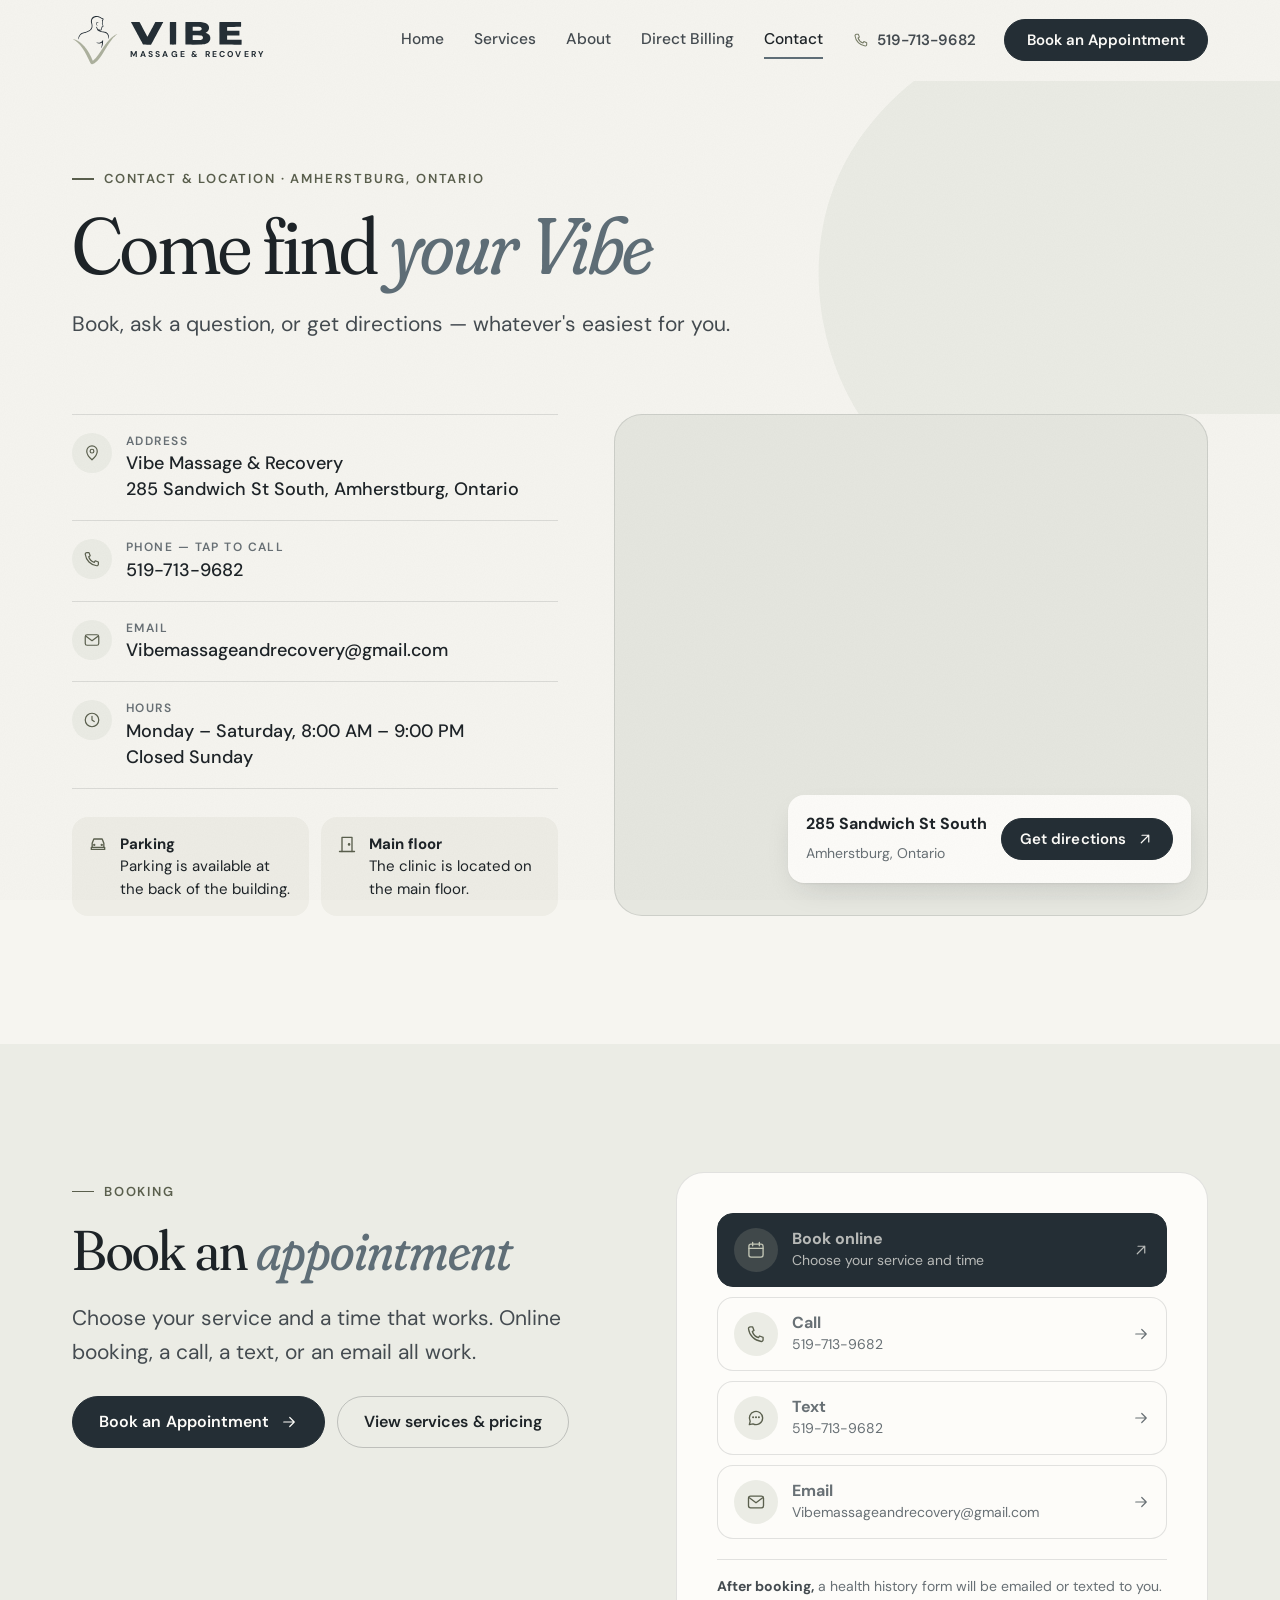
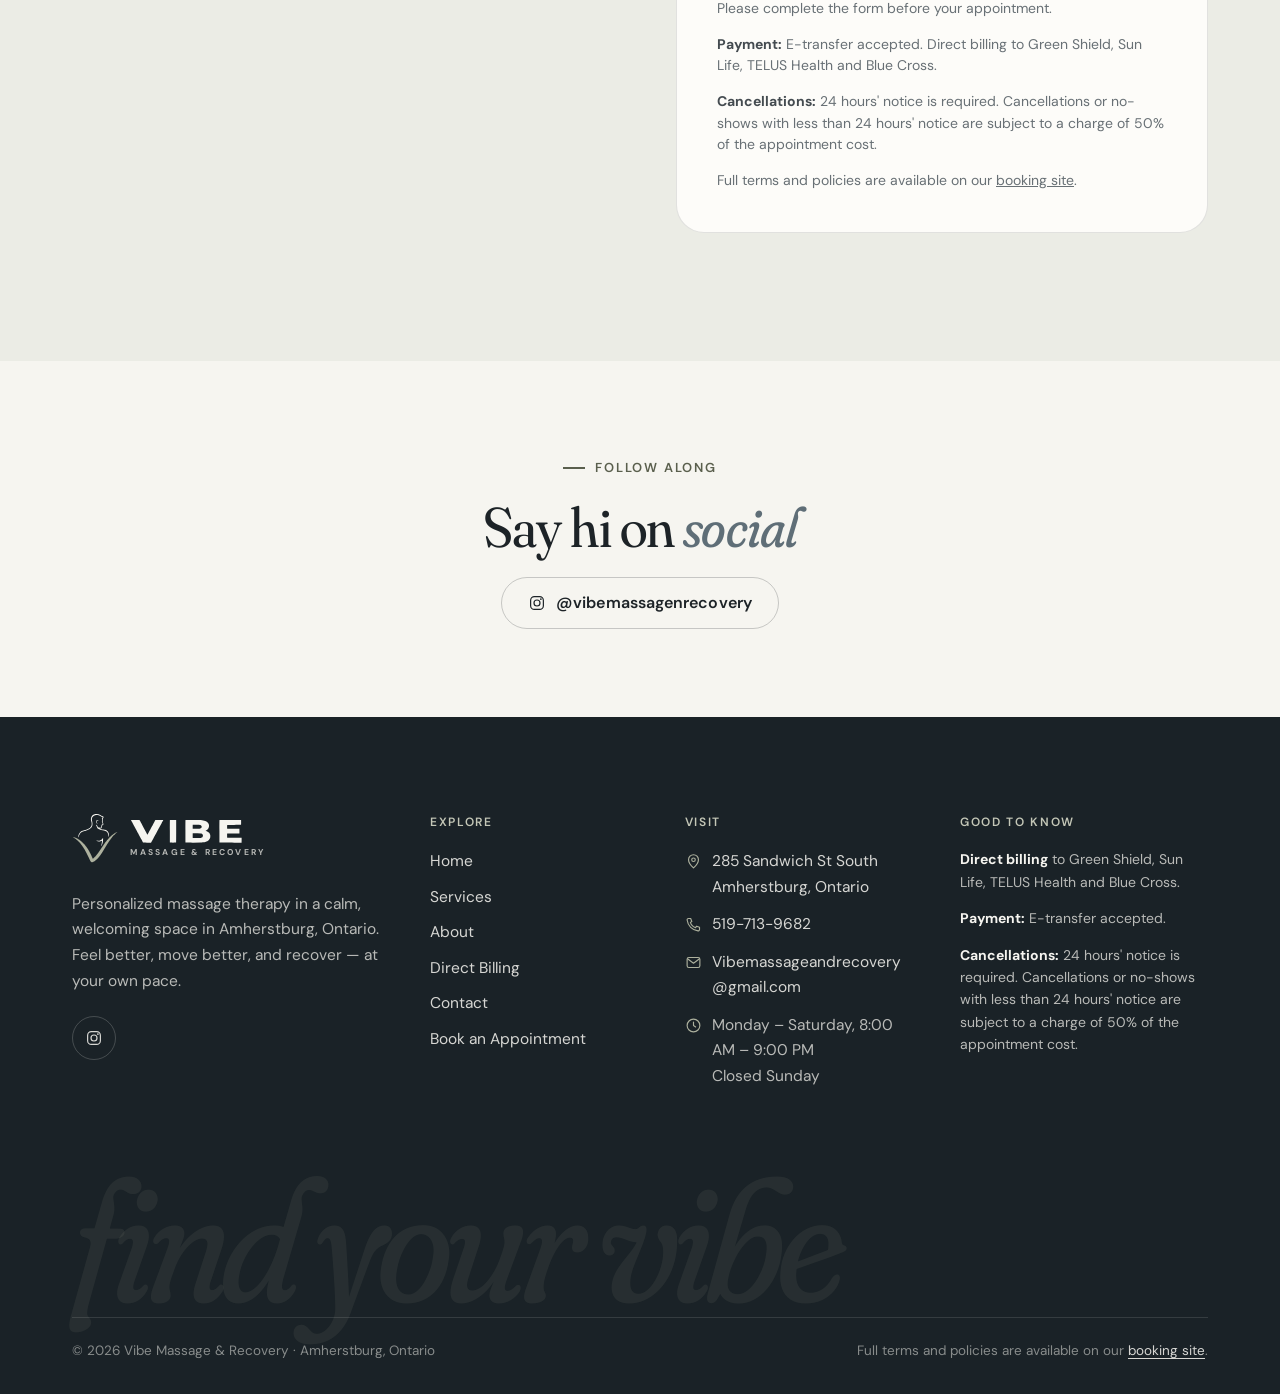
<file: contact.html>
<!doctype html>
<html lang="en-CA" class="no-js">
<head>
  <meta charset="utf-8">
  <meta name="viewport" content="width=device-width, initial-scale=1, viewport-fit=cover">
  <title>Contact & Directions | Vibe Massage & Recovery, Amherstburg</title>
  <meta name="description" content="Vibe Massage & Recovery, 285 Sandwich St South, Amherstburg, ON. Call or text 519-713-9682. Open Monday–Saturday, 8 AM – 9 PM. Parking at the back.">
  <link rel="canonical" href="https://www.vibemassageandrecovery.com/contact.html">
  <meta name="theme-color" content="#f6f5f0">
  <meta property="og:type" content="website">
  <meta property="og:site_name" content="Vibe Massage &amp; Recovery">
  <meta property="og:title" content="Contact & Directions | Vibe Massage & Recovery, Amherstburg">
  <meta property="og:description" content="Vibe Massage & Recovery, 285 Sandwich St South, Amherstburg, ON. Call or text 519-713-9682. Open Monday–Saturday, 8 AM – 9 PM. Parking at the back.">
  <meta property="og:locale" content="en_CA">
  <meta property="og:url" content="https://www.vibemassageandrecovery.com/contact.html">
  <meta property="og:image" content="https://www.vibemassageandrecovery.com/assets/img/og-image.png">
  <meta property="og:image:width" content="1200">
  <meta property="og:image:height" content="630">
  <meta property="og:image:alt" content="Vibe Massage &amp; Recovery logo — registered massage therapy in Amherstburg, Ontario">
  <meta name="twitter:card" content="summary_large_image">
  <link rel="icon" href="assets/img/favicon.svg" type="image/svg+xml">
  <link rel="apple-touch-icon" href="assets/img/apple-touch-icon.png">
  <link rel="preload" href="assets/fonts/fraunces-latin.woff2" as="font" type="font/woff2" crossorigin>
  <link rel="preload" href="assets/fonts/dm-sans-latin.woff2" as="font" type="font/woff2" crossorigin>
  <link rel="stylesheet" href="assets/css/styles.css">
  <script type="application/ld+json">
{
  "@context": "https://schema.org",
  "@graph": [
    {
      "@type": "HealthAndBeautyBusiness",
      "@id": "https://www.vibemassageandrecovery.com/#business",
      "name": "Vibe Massage & Recovery",
      "description": "Registered massage therapy clinic in Amherstburg, Ontario offering Swedish, deep tissue, therapeutic, cupping, prenatal and postnatal massage, with direct billing to Green Shield, Sun Life, TELUS Health and Blue Cross.",
      "url": "https://www.vibemassageandrecovery.com/",
      "logo": "https://www.vibemassageandrecovery.com/assets/img/logo-original.png",
      "image": "https://www.vibemassageandrecovery.com/assets/img/og-image.png",
      "telephone": "+1-519-713-9682",
      "email": "Vibemassageandrecovery@gmail.com",
      "address": {
        "@type": "PostalAddress",
        "streetAddress": "285 Sandwich St South",
        "addressLocality": "Amherstburg",
        "addressRegion": "ON",
        "postalCode": "N9V 2A7",
        "addressCountry": "CA"
      },
      "geo": {
        "@type": "GeoCoordinates",
        "latitude": 42.1010026,
        "longitude": -83.108363
      },
      "hasMap": "https://maps.google.com/?cid=8364977269804153832",
      "sameAs": [
        "https://www.instagram.com/vibemassagenrecovery/",
        "https://maps.google.com/?cid=8364977269804153832"
      ],
      "areaServed": {
        "@type": "City",
        "name": "Amherstburg, Ontario"
      },
      "openingHoursSpecification": [
        {
          "@type": "OpeningHoursSpecification",
          "dayOfWeek": [
            "Monday",
            "Tuesday",
            "Wednesday",
            "Thursday",
            "Friday",
            "Saturday"
          ],
          "opens": "08:00",
          "closes": "21:00"
        }
      ],
      "priceRange": "$60–$165",
      "currenciesAccepted": "CAD",
      "paymentAccepted": "E-transfer, direct billing (Green Shield, Sun Life, TELUS Health, Blue Cross)",
      "potentialAction": {
        "@type": "ReserveAction",
        "target": "https://vibemassagerecovery.clinicsense.com/book/",
        "name": "Book an appointment"
      },
      "employee": [
        {
          "@type": "Person",
          "@id": "https://www.vibemassageandrecovery.com/about.html#thomas",
          "name": "Thomas Nahdee",
          "honorificSuffix": "RMT",
          "jobTitle": "Registered Massage Therapist"
        },
        {
          "@type": "Person",
          "@id": "https://www.vibemassageandrecovery.com/about.html#chantelle",
          "name": "Chantelle Marcoux",
          "honorificSuffix": "RMT",
          "jobTitle": "Registered Massage Therapist"
        }
      ]
    },
    {
      "@type": "BreadcrumbList",
      "itemListElement": [
        {
          "@type": "ListItem",
          "position": 1,
          "name": "Home",
          "item": "https://www.vibemassageandrecovery.com/"
        },
        {
          "@type": "ListItem",
          "position": 2,
          "name": "Contact",
          "item": "https://www.vibemassageandrecovery.com/contact.html"
        }
      ]
    }
  ]
}
</script>
</head>
<body data-page="contact.html">
<a class="skip-link" href="#main">Skip to content</a>
<svg width="0" height="0" style="position:absolute" aria-hidden="true" focusable="false">
<symbol id="i-phone" viewBox="0 0 24 24" fill="none" stroke="currentColor" stroke-width="1.6" stroke-linecap="round" stroke-linejoin="round"><path d="M5 3.5h3l1.6 4.2-2 1.3a11 11 0 0 0 7.4 7.4l1.3-2 4.2 1.6v3a2 2 0 0 1-2.2 2A17.5 17.5 0 0 1 3 5.7 2 2 0 0 1 5 3.5Z"/></symbol>
<symbol id="i-mail" viewBox="0 0 24 24" fill="none" stroke="currentColor" stroke-width="1.6" stroke-linecap="round" stroke-linejoin="round"><rect x="3" y="5" width="18" height="14" rx="2.5"/><path d="m4 7 8 6 8-6"/></symbol>
<symbol id="i-pin" viewBox="0 0 24 24" fill="none" stroke="currentColor" stroke-width="1.6" stroke-linecap="round" stroke-linejoin="round"><path d="M12 21s-7-6.2-7-11.5a7 7 0 0 1 14 0C19 14.8 12 21 12 21Z"/><circle cx="12" cy="9.5" r="2.5"/></symbol>
<symbol id="i-clock" viewBox="0 0 24 24" fill="none" stroke="currentColor" stroke-width="1.6" stroke-linecap="round" stroke-linejoin="round"><circle cx="12" cy="12" r="9"/><path d="M12 7v5l3 2"/></symbol>
<symbol id="i-arrow" viewBox="0 0 24 24" fill="none" stroke="currentColor" stroke-width="1.6" stroke-linecap="round" stroke-linejoin="round"><path d="M5 12h14M13 6l6 6-6 6"/></symbol>
<symbol id="i-arrow-up-right" viewBox="0 0 24 24" fill="none" stroke="currentColor" stroke-width="1.6" stroke-linecap="round" stroke-linejoin="round"><path d="M7 17 17 7M8 7h9v9"/></symbol>
<symbol id="i-check" viewBox="0 0 24 24" fill="none" stroke="currentColor" stroke-width="1.6" stroke-linecap="round" stroke-linejoin="round"><circle cx="12" cy="12" r="9"/><path d="m8 12.5 2.7 2.7L16.5 9.5"/></symbol>
<symbol id="i-leaf" viewBox="0 0 24 24" fill="none" stroke="currentColor" stroke-width="1.6" stroke-linecap="round" stroke-linejoin="round"><path d="M5 19c0-8 5-14 15-14 0 10-6 15-14 15"/><path d="M5 19c3-4 6-6.5 10-8"/></symbol>
<symbol id="i-calendar" viewBox="0 0 24 24" fill="none" stroke="currentColor" stroke-width="1.6" stroke-linecap="round" stroke-linejoin="round"><rect x="3.5" y="5" width="17" height="15.5" rx="2.5"/><path d="M3.5 10h17M8 3v4M16 3v4"/></symbol>
<symbol id="i-user" viewBox="0 0 24 24" fill="none" stroke="currentColor" stroke-width="1.6" stroke-linecap="round" stroke-linejoin="round"><circle cx="12" cy="8" r="3.8"/><path d="M4.5 20.5c1.2-3.8 4-5.8 7.5-5.8s6.3 2 7.5 5.8"/></symbol>
<symbol id="i-shield" viewBox="0 0 24 24" fill="none" stroke="currentColor" stroke-width="1.6" stroke-linecap="round" stroke-linejoin="round"><path d="M12 3 5 6v5.5c0 4.5 3 8 7 9.5 4-1.5 7-5 7-9.5V6l-7-3Z"/><path d="m9 12 2.2 2.2L15.5 10"/></symbol>
<symbol id="i-heart" viewBox="0 0 24 24" fill="none" stroke="currentColor" stroke-width="1.6" stroke-linecap="round" stroke-linejoin="round"><path d="M12 20s-7.5-4.6-7.5-10.2A4.3 4.3 0 0 1 12 7a4.3 4.3 0 0 1 7.5 2.8C19.5 15.4 12 20 12 20Z"/></symbol>
<symbol id="i-move" viewBox="0 0 24 24" fill="none" stroke="currentColor" stroke-width="1.6" stroke-linecap="round" stroke-linejoin="round"><path d="M4 17c3 0 4-2 5-5s2-5 5-5h6"/><path d="m17 4 3 3-3 3"/><circle cx="5" cy="17" r="1.5"/></symbol>
<symbol id="i-refresh" viewBox="0 0 24 24" fill="none" stroke="currentColor" stroke-width="1.6" stroke-linecap="round" stroke-linejoin="round"><path d="M20 11a8 8 0 0 0-14.3-4.3L4 8.5"/><path d="M4 4v4.5h4.5"/><path d="M4 13a8 8 0 0 0 14.3 4.3L20 15.5"/><path d="M20 20v-4.5h-4.5"/></symbol>
<symbol id="i-chat" viewBox="0 0 24 24" fill="none" stroke="currentColor" stroke-width="1.6" stroke-linecap="round" stroke-linejoin="round"><path d="M20 12a8 8 0 0 1-11.6 7.1L4 20l1-4A8 8 0 1 1 20 12Z"/><path d="M8.5 11h.01M12 11h.01M15.5 11h.01" stroke-width="2.4"/></symbol>
<symbol id="i-clipboard" viewBox="0 0 24 24" fill="none" stroke="currentColor" stroke-width="1.6" stroke-linecap="round" stroke-linejoin="round"><rect x="5" y="4.5" width="14" height="16.5" rx="2.5"/><path d="M9 4.5V3h6v1.5M8.5 10h7M8.5 13.5h7M8.5 17h4"/></symbol>
<symbol id="i-home" viewBox="0 0 24 24" fill="none" stroke="currentColor" stroke-width="1.6" stroke-linecap="round" stroke-linejoin="round"><path d="M4 11 12 4l8 7"/><path d="M6 9.5V20h12V9.5"/><path d="M10 20v-5h4v5"/></symbol>
<symbol id="i-car" viewBox="0 0 24 24" fill="none" stroke="currentColor" stroke-width="1.6" stroke-linecap="round" stroke-linejoin="round"><path d="M5 16V11l2-5h10l2 5v5"/><path d="M4 16h16v2.5H4z"/><circle cx="7.5" cy="13" r=".6"/><circle cx="16.5" cy="13" r=".6"/></symbol>
<symbol id="i-door" viewBox="0 0 24 24" fill="none" stroke="currentColor" stroke-width="1.6" stroke-linecap="round" stroke-linejoin="round"><path d="M3 21h18"/><path d="M6 21V4h12v17"/><circle cx="14.5" cy="12.5" r=".8"/></symbol>
<symbol id="i-card" viewBox="0 0 24 24" fill="none" stroke="currentColor" stroke-width="1.6" stroke-linecap="round" stroke-linejoin="round"><rect x="3" y="5.5" width="18" height="13" rx="2.5"/><path d="M3 10h18M7 15h4"/></symbol>
<symbol id="i-camera" viewBox="0 0 24 24" fill="none" stroke="currentColor" stroke-width="1.6" stroke-linecap="round" stroke-linejoin="round"><path d="M4 8h3l1.5-2h7L17 8h3v11H4z"/><circle cx="12" cy="13" r="3.2"/></symbol>
<symbol id="i-info" viewBox="0 0 24 24" fill="none" stroke="currentColor" stroke-width="1.6" stroke-linecap="round" stroke-linejoin="round"><circle cx="12" cy="12" r="9"/><path d="M12 11v5.5M12 7.8h.01" stroke-width="2"/></symbol>
<symbol id="i-close" viewBox="0 0 24 24" fill="none" stroke="currentColor" stroke-width="1.6" stroke-linecap="round" stroke-linejoin="round"><path d="M6 6l12 12M18 6 6 18"/></symbol>
<symbol id="i-sparkle" viewBox="0 0 24 24" fill="none" stroke="currentColor" stroke-width="1.6" stroke-linecap="round" stroke-linejoin="round"><path d="M12 3.5c.6 4.2 2.3 5.9 6.5 6.5-4.2.6-5.9 2.3-6.5 6.5-.6-4.2-2.3-5.9-6.5-6.5 4.2-.6 5.9-2.3 6.5-6.5Z"/><path d="M18.5 16.5c.3 1.6.9 2.2 2.5 2.5-1.6.3-2.2.9-2.5 2.5-.3-1.6-.9-2.2-2.5-2.5 1.6-.3 2.2-.9 2.5-2.5Z"/></symbol>
<symbol id="i-instagram" viewBox="0 0 24 24" fill="none" stroke="currentColor" stroke-width="1.6" stroke-linecap="round" stroke-linejoin="round"><rect x="3.5" y="3.5" width="17" height="17" rx="5"/><circle cx="12" cy="12" r="4"/><path d="M17.2 6.8h.01" stroke-width="2.4"/></symbol>
<symbol id="i-facebook" viewBox="0 0 24 24" fill="none" stroke="currentColor" stroke-width="1.6" stroke-linecap="round" stroke-linejoin="round"><path d="M14.5 21v-7.5h2.6l.4-3h-3V8.6c0-.9.3-1.5 1.6-1.5h1.6V4.4a21 21 0 0 0-2.4-.1c-2.4 0-4 1.4-4 4.1v2.1H8.7v3h2.6V21"/></symbol>
</svg>
<header class="site-header">
  <div class="container nav">
    <a class="brand" href="index.html" aria-label="Vibe Massage &amp; Recovery — home">
  <img class="brand__mark" src="assets/img/logo-mark.svg" alt="" width="304" height="327">
  <span class="brand__text"><img class="brand__name" src="assets/img/logo-wordmark.svg" alt="" width="331" height="71"><span class="brand__sub">Massage &amp; Recovery</span></span>
</a>
    <nav class="nav__links" aria-label="Main">
      <a href="index.html">Home</a>
      <a href="services.html">Services</a>
      <a href="about.html">About</a>
      <a href="billing.html">Direct Billing</a>
      <a href="contact.html" aria-current="page">Contact</a>
    </nav>
    <a class="nav__phone" href="tel:+15197139682"><svg aria-hidden="true"><use href="#i-phone"/></svg>519-713-9682</a>
    <a class="btn btn--sm nav__book" href="https://vibemassagerecovery.clinicsense.com/book/" target="_blank" rel="noopener" data-book><span class="long">Book an Appointment</span><span class="short">Book</span></a>
    <button class="menu-toggle" type="button" aria-controls="mobile-menu" aria-expanded="false" aria-label="Open menu"><span></span></button>
  </div>
</header>
<div class="mobile-menu" id="mobile-menu">
  <nav aria-label="Mobile">
    <a href="index.html">Home<svg aria-hidden="true"><use href="#i-arrow"/></svg></a>
    <a href="services.html">Services<svg aria-hidden="true"><use href="#i-arrow"/></svg></a>
    <a href="about.html">About<svg aria-hidden="true"><use href="#i-arrow"/></svg></a>
    <a href="billing.html">Direct Billing<svg aria-hidden="true"><use href="#i-arrow"/></svg></a>
    <a href="contact.html" aria-current="page">Contact<svg aria-hidden="true"><use href="#i-arrow"/></svg></a>
  </nav>
  <a class="btn btn--block" href="https://vibemassagerecovery.clinicsense.com/book/" target="_blank" rel="noopener" data-book>Book an Appointment <svg aria-hidden="true"><use href="#i-arrow"/></svg></a>
  <div class="mobile-menu__contact">
    <a href="tel:+15197139682"><svg aria-hidden="true"><use href="#i-phone"/></svg>519-713-9682</a>
    <a href="mailto:Vibemassageandrecovery@gmail.com"><svg aria-hidden="true"><use href="#i-mail"/></svg>Vibemassageandrecovery@gmail.com</a>
    <a href="https://www.google.com/maps/place/Vibe+massage+%26+recovery/@42.1010026,-83.108363,17z/data=!4m6!3m5!1s0x883b3d0024126b07:0x74165e81e0e4bbe8!8m2!3d42.1010026!4d-83.108363!16s%2Fg%2F11zdyxsmyl" target="_blank" rel="noopener"><svg aria-hidden="true"><use href="#i-pin"/></svg>285 Sandwich St South, Amherstburg</a>
  </div>
</div>
<main id="main">

<section class="page-hero" aria-labelledby="page-title">
  <svg class="organic page-hero__blob" viewBox="0 0 540 480" aria-hidden="true"><path fill="currentColor" d="M421 60c68 38 108 124 96 205-12 80-76 156-160 185-84 30-188 13-250-47C45 343 26 244 58 168 90 92 173 38 256 30c56-5 115 2 165 30Z"/></svg>
  <div class="container">
    <h1 class="display" id="page-title"><span class="eyebrow">Contact &amp; location · Amherstburg, Ontario</span>Come find <em>your Vibe</em></h1>
    <p class="lede">Book, ask a question, or get directions — whatever's easiest for you.</p>
  </div>
</section>

<section class="section" style="padding-top:0" aria-label="Location and contact details">
  <div class="container">
    <div class="location">
  <div class="reveal">
    
    <div class="contact-list">
      <a class="contact-list__link" href="https://www.google.com/maps/place/Vibe+massage+%26+recovery/@42.1010026,-83.108363,17z/data=!4m6!3m5!1s0x883b3d0024126b07:0x74165e81e0e4bbe8!8m2!3d42.1010026!4d-83.108363!16s%2Fg%2F11zdyxsmyl" target="_blank" rel="noopener"><span class="ci"><svg aria-hidden="true"><use href="#i-pin"/></svg></span><span><small>Address</small><span>Vibe Massage &amp; Recovery<br>285 Sandwich St South, Amherstburg, Ontario</span></span></a>
      <a class="contact-list__link" href="tel:+15197139682"><span class="ci"><svg aria-hidden="true"><use href="#i-phone"/></svg></span><span><small>Phone — tap to call</small><span>519-713-9682</span></span></a>
      <a class="contact-list__link" href="mailto:Vibemassageandrecovery@gmail.com"><span class="ci"><svg aria-hidden="true"><use href="#i-mail"/></svg></span><span><small>Email</small><span>Vibemassageandrecovery@gmail.com</span></span></a>
      <div><span class="ci"><svg aria-hidden="true"><use href="#i-clock"/></svg></span><span><small>Hours</small><span>Monday – Saturday, 8:00 AM – 9:00 PM<br>Closed Sunday</span></span></div>
    </div>
    <div class="facts-row">
      <div class="fact"><svg aria-hidden="true"><use href="#i-car"/></svg><span><strong>Parking</strong>Parking is available at the back of the building.</span></div>
      <div class="fact"><svg aria-hidden="true"><use href="#i-door"/></svg><span><strong>Main floor</strong>The clinic is located on the main floor.</span></div>
    </div>
  </div>
  <div class="map reveal reveal-d1">
    <iframe class="map__frame" title="Map showing Vibe Massage &amp; Recovery at 285 Sandwich St South, Amherstburg" src="https://www.google.com/maps?q=Vibe+massage+%26+recovery,+285+Sandwich+St+S,+Amherstburg,+ON+N9V+2A7&amp;ll=42.1010026,-83.108363&amp;z=17&amp;output=embed" loading="lazy" referrerpolicy="no-referrer-when-downgrade" allowfullscreen></iframe>
    <div class="map__card">
      <div><strong>285 Sandwich St South</strong><span>Amherstburg, Ontario</span></div>
      <a class="btn btn--sm" href="https://www.google.com/maps/place/Vibe+massage+%26+recovery/@42.1010026,-83.108363,17z/data=!4m6!3m5!1s0x883b3d0024126b07:0x74165e81e0e4bbe8!8m2!3d42.1010026!4d-83.108363!16s%2Fg%2F11zdyxsmyl" target="_blank" rel="noopener">Get directions <svg aria-hidden="true"><use href="#i-arrow-up-right"/></svg></a>
    </div>
  </div>
</div>
  </div>
</section>

<section class="section section--sage" id="book" aria-labelledby="book-title">
  <div class="container grid-2 grid-2--top">
    <div class="reveal">
      <p class="eyebrow">Booking</p>
      <h2 class="h2" id="book-title">Book an <em>appointment</em></h2>
      <p class="lede">Choose your service and a time that works. Online booking, a call, a text, or an email all work.</p>
      <div class="btn-row btn-row--stack" style="margin-top:26px">
        <a class="btn" href="https://vibemassagerecovery.clinicsense.com/book/" target="_blank" rel="noopener" data-book>Book an Appointment <svg aria-hidden="true"><use href="#i-arrow"/></svg></a>
        <a class="btn btn--secondary" href="services.html">View services &amp; pricing</a>
      </div>
    </div>
    <div class="billing__panel reveal reveal-d1">
      <div class="book-dialog__options">
        <a class="book-opt book-opt--primary" href="https://vibemassagerecovery.clinicsense.com/book/" target="_blank" rel="noopener"><span class="ci"><svg aria-hidden="true"><use href="#i-calendar"/></svg></span><span><strong>Book online</strong><span>Choose your service and time</span></span><svg aria-hidden="true"><use href="#i-arrow-up-right"/></svg></a>
        <a class="book-opt" href="tel:+15197139682"><span class="ci"><svg aria-hidden="true"><use href="#i-phone"/></svg></span><span><strong>Call</strong><span>519-713-9682</span></span><svg aria-hidden="true"><use href="#i-arrow"/></svg></a>
        <a class="book-opt" href="sms:+15197139682"><span class="ci"><svg aria-hidden="true"><use href="#i-chat"/></svg></span><span><strong>Text</strong><span>519-713-9682</span></span><svg aria-hidden="true"><use href="#i-arrow"/></svg></a>
        <a class="book-opt" href="mailto:Vibemassageandrecovery@gmail.com?subject=Appointment%20request"><span class="ci"><svg aria-hidden="true"><use href="#i-mail"/></svg></span><span><strong>Email</strong><span>Vibemassageandrecovery@gmail.com</span></span><svg aria-hidden="true"><use href="#i-arrow"/></svg></a>
      </div>
      <div class="book-dialog__fine" style="margin-top:20px">
        <p><strong>After booking,</strong> a health history form will be emailed or texted to you. Please complete the form before your appointment.</p>
        <p><strong>Payment:</strong> E-transfer accepted. Direct billing to Green Shield, Sun Life, TELUS Health and Blue Cross.</p>
        <p><strong>Cancellations:</strong> 24 hours' notice is required. Cancellations or no-shows with less than 24 hours' notice are subject to a charge of 50% of the appointment cost.</p>
        <p>Full terms and policies are available on our <a href="https://vibemassagerecovery.clinicsense.com/book/" target="_blank" rel="noopener">booking site</a>.</p>
      </div>
    </div>
  </div>
</section>

<section class="section section--tight" aria-labelledby="social-title">
  <div class="container" style="text-align:center">
    <p class="eyebrow" style="justify-content:center">Follow along</p>
    <h2 class="h2" id="social-title">Say hi on <em>social</em></h2>
    <div class="btn-row" style="justify-content:center;margin-top:20px">
      <a class="btn btn--secondary" href="https://www.instagram.com/vibemassagenrecovery/" target="_blank" rel="noopener me"><svg aria-hidden="true"><use href="#i-instagram"/></svg> @vibemassagenrecovery</a>
    </div>
  </div>
</section>

</main>
<footer class="site-footer">
  <div class="container">
    <div class="footer__grid">
      <div class="footer__brand">
        <a class="brand" href="index.html" aria-label="Vibe Massage &amp; Recovery — home">
  <img class="brand__mark" src="assets/img/logo-mark-light.svg" alt="" width="304" height="327" loading="lazy" decoding="async">
  <span class="brand__text"><img class="brand__name" src="assets/img/logo-wordmark-light.svg" alt="" width="331" height="71" loading="lazy" decoding="async"><span class="brand__sub">Massage &amp; Recovery</span></span>
</a>
        <p>Personalized massage therapy in a calm, welcoming space in Amherstburg, Ontario. Feel better, move better, and recover — at your own pace.</p>
        <div class="social">
          <a href="https://www.instagram.com/vibemassagenrecovery/" target="_blank" rel="noopener me" aria-label="Vibe Massage &amp; Recovery on Instagram"><svg aria-hidden="true"><use href="#i-instagram"/></svg></a>
        </div>
      </div>
      <div>
        <p class="footer__h">Explore</p>
        <ul class="footer__links">
          <li><a href="index.html">Home</a></li>
          <li><a href="services.html">Services</a></li>
          <li><a href="about.html">About</a></li>
          <li><a href="billing.html">Direct Billing</a></li>
          <li><a href="contact.html">Contact</a></li>
          <li><a href="https://vibemassagerecovery.clinicsense.com/book/" target="_blank" rel="noopener" data-book>Book an Appointment</a></li>
        </ul>
      </div>
      <div>
        <p class="footer__h">Visit</p>
        <ul class="footer__contact">
          <li><svg aria-hidden="true"><use href="#i-pin"/></svg><a href="https://www.google.com/maps/place/Vibe+massage+%26+recovery/@42.1010026,-83.108363,17z/data=!4m6!3m5!1s0x883b3d0024126b07:0x74165e81e0e4bbe8!8m2!3d42.1010026!4d-83.108363!16s%2Fg%2F11zdyxsmyl" target="_blank" rel="noopener">285 Sandwich St South<br>Amherstburg, Ontario</a></li>
          <li><svg aria-hidden="true"><use href="#i-phone"/></svg><a href="tel:+15197139682">519-713-9682</a></li>
          <li><svg aria-hidden="true"><use href="#i-mail"/></svg><a href="mailto:Vibemassageandrecovery@gmail.com" style="overflow-wrap:anywhere">Vibemassageandrecovery@gmail.com</a></li>
          <li><svg aria-hidden="true"><use href="#i-clock"/></svg><span>Monday – Saturday, 8:00 AM – 9:00 PM<br>Closed Sunday</span></li>
        </ul>
      </div>
      <div class="footer__policy">
        <p class="footer__h">Good to know</p>
        <p><strong style="color:var(--paper)">Direct billing</strong> to Green Shield, Sun Life, TELUS Health and Blue Cross.</p>
        <p><strong style="color:var(--paper)">Payment:</strong> E-transfer accepted.</p>
        <p><strong style="color:var(--paper)">Cancellations:</strong> 24 hours' notice is required. Cancellations or no-shows with less than 24 hours' notice are subject to a charge of 50% of the appointment cost.</p>
      </div>
    </div>
    <div class="footer__wordmark" aria-hidden="true" data-text="find your vibe"></div>
    <div class="footer__bottom">
      <span>© <span data-year>2026</span> Vibe Massage &amp; Recovery · Amherstburg, Ontario</span>
      <span>Full terms and policies are available on our <a href="https://vibemassagerecovery.clinicsense.com/book/" target="_blank" rel="noopener">booking site</a>.</span>
    </div>
  </div>
</footer>
<div class="action-bar" aria-label="Quick actions">
  <a class="btn btn--secondary" href="tel:+15197139682" aria-label="Call 519-713-9682"><svg aria-hidden="true"><use href="#i-phone"/></svg> Call</a>
  <a class="btn" href="https://vibemassagerecovery.clinicsense.com/book/" target="_blank" rel="noopener" data-book>Book an Appointment</a>
</div>
<dialog class="book-dialog" id="book-dialog" aria-labelledby="book-dialog-title">
  <div class="book-dialog__head">
    <button class="book-dialog__close" type="button" data-close aria-label="Close"><svg aria-hidden="true"><use href="#i-close"/></svg></button>
    <h2 class="h3" id="book-dialog-title">Book an Appointment</h2>
    <p>Pick the easiest way to reach us and we'll find a time that works.</p>
    <p class="book-dialog__service" data-book-service hidden><svg aria-hidden="true"><use href="#i-leaf"/></svg><span></span></p>
  </div>
  <div class="book-dialog__body">
    <div class="book-dialog__options">
      <a class="book-opt book-opt--primary" href="https://vibemassagerecovery.clinicsense.com/book/" target="_blank" rel="noopener">
        <span class="ci"><svg aria-hidden="true"><use href="#i-calendar"/></svg></span>
        <span><strong>Book online</strong><span>Choose your service and time</span></span>
        <svg aria-hidden="true"><use href="#i-arrow-up-right"/></svg>
      </a>
      <a class="book-opt" href="tel:+15197139682">
        <span class="ci"><svg aria-hidden="true"><use href="#i-phone"/></svg></span>
        <span><strong>Call</strong><span>519-713-9682</span></span>
        <svg aria-hidden="true"><use href="#i-arrow"/></svg>
      </a>
      <a class="book-opt" href="sms:+15197139682">
        <span class="ci"><svg aria-hidden="true"><use href="#i-chat"/></svg></span>
        <span><strong>Text</strong><span>519-713-9682</span></span>
        <svg aria-hidden="true"><use href="#i-arrow"/></svg>
      </a>
      <a class="book-opt" href="mailto:Vibemassageandrecovery@gmail.com?subject=Appointment%20request">
        <span class="ci"><svg aria-hidden="true"><use href="#i-mail"/></svg></span>
        <span><strong>Email</strong><span>Vibemassageandrecovery@gmail.com</span></span>
        <svg aria-hidden="true"><use href="#i-arrow"/></svg>
      </a>
    </div>
    <div class="book-dialog__fine">
      <p><strong>After booking,</strong> a health history form will be emailed or texted to you. Please complete the form before your appointment.</p>
      <p><strong>Payment:</strong> E-transfer accepted. Direct billing available.</p>
      <p><strong>Cancellations:</strong> 24 hours' notice is required. Cancellations or no-shows with less than 24 hours' notice are subject to a charge of 50% of the appointment cost.</p>
    </div>
  </div>
</dialog>
<script src="assets/js/main.js" defer></script>
</body>
</html>
</file>
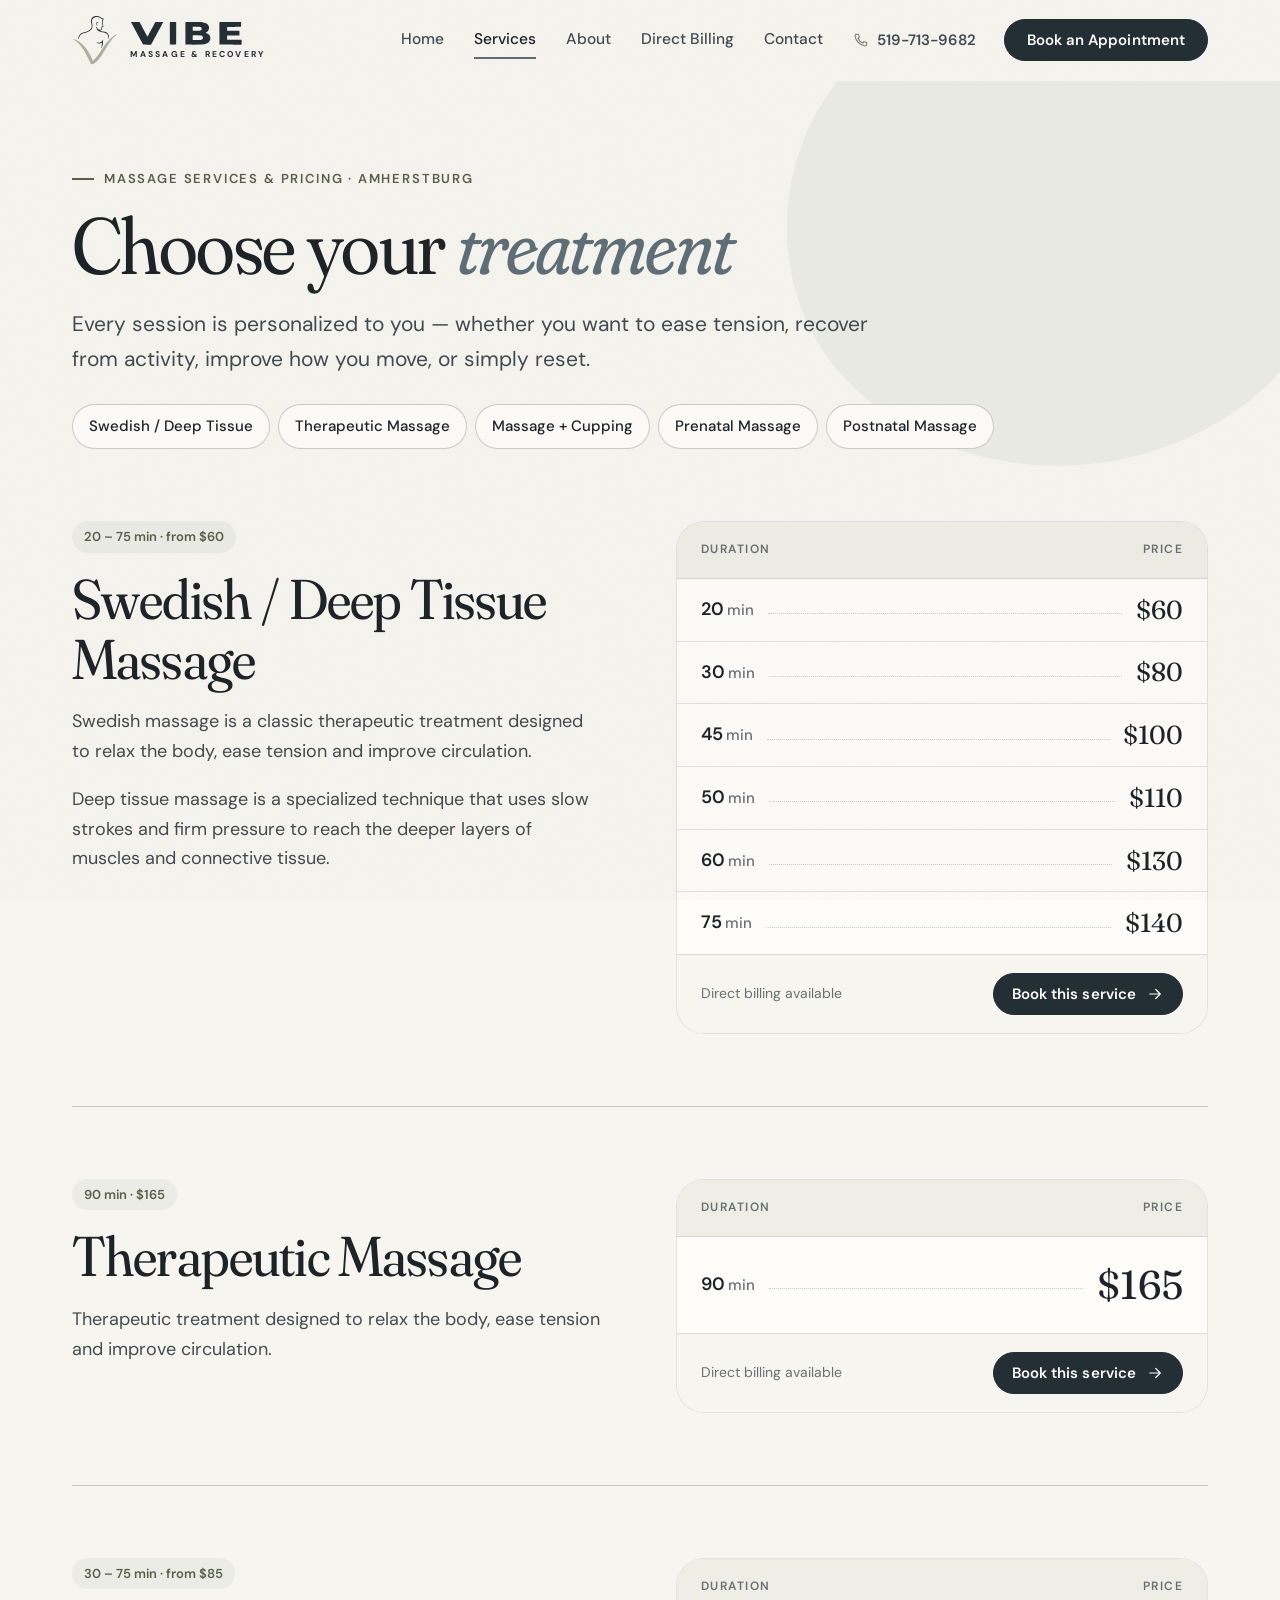
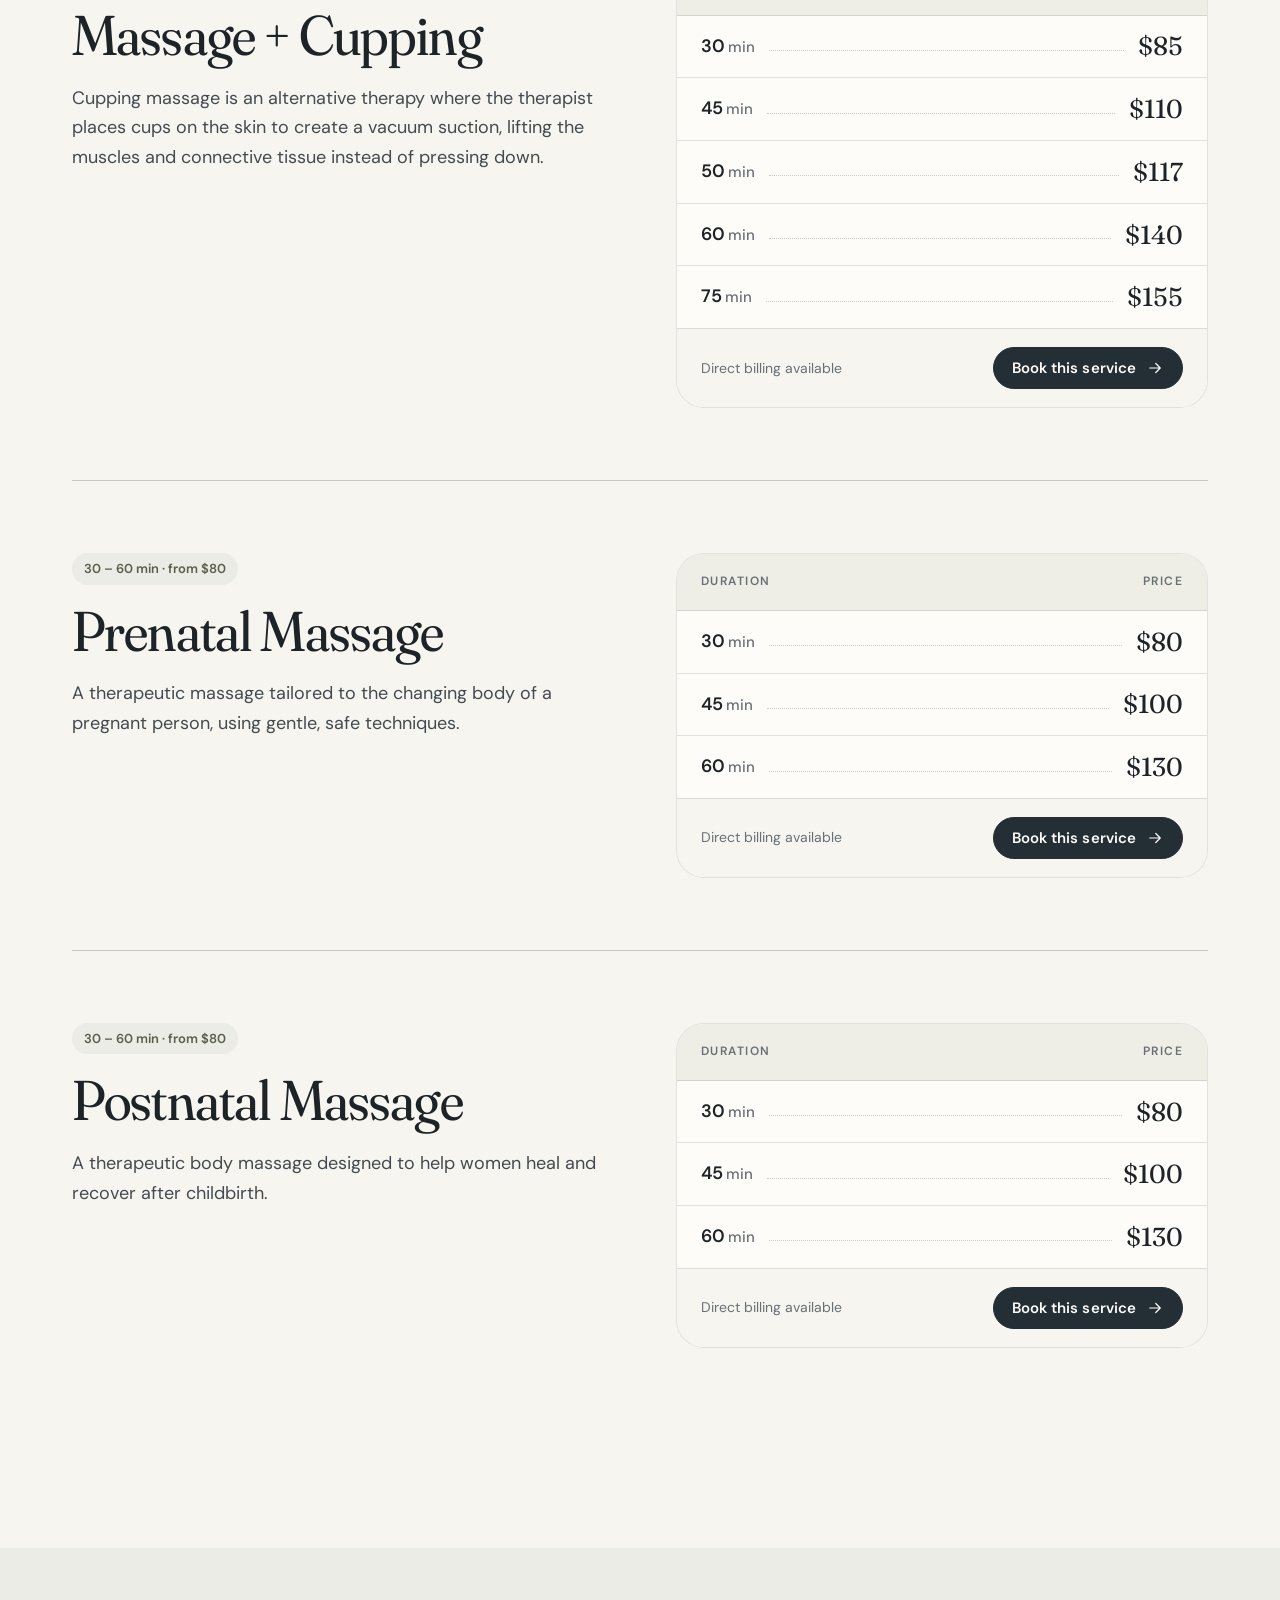
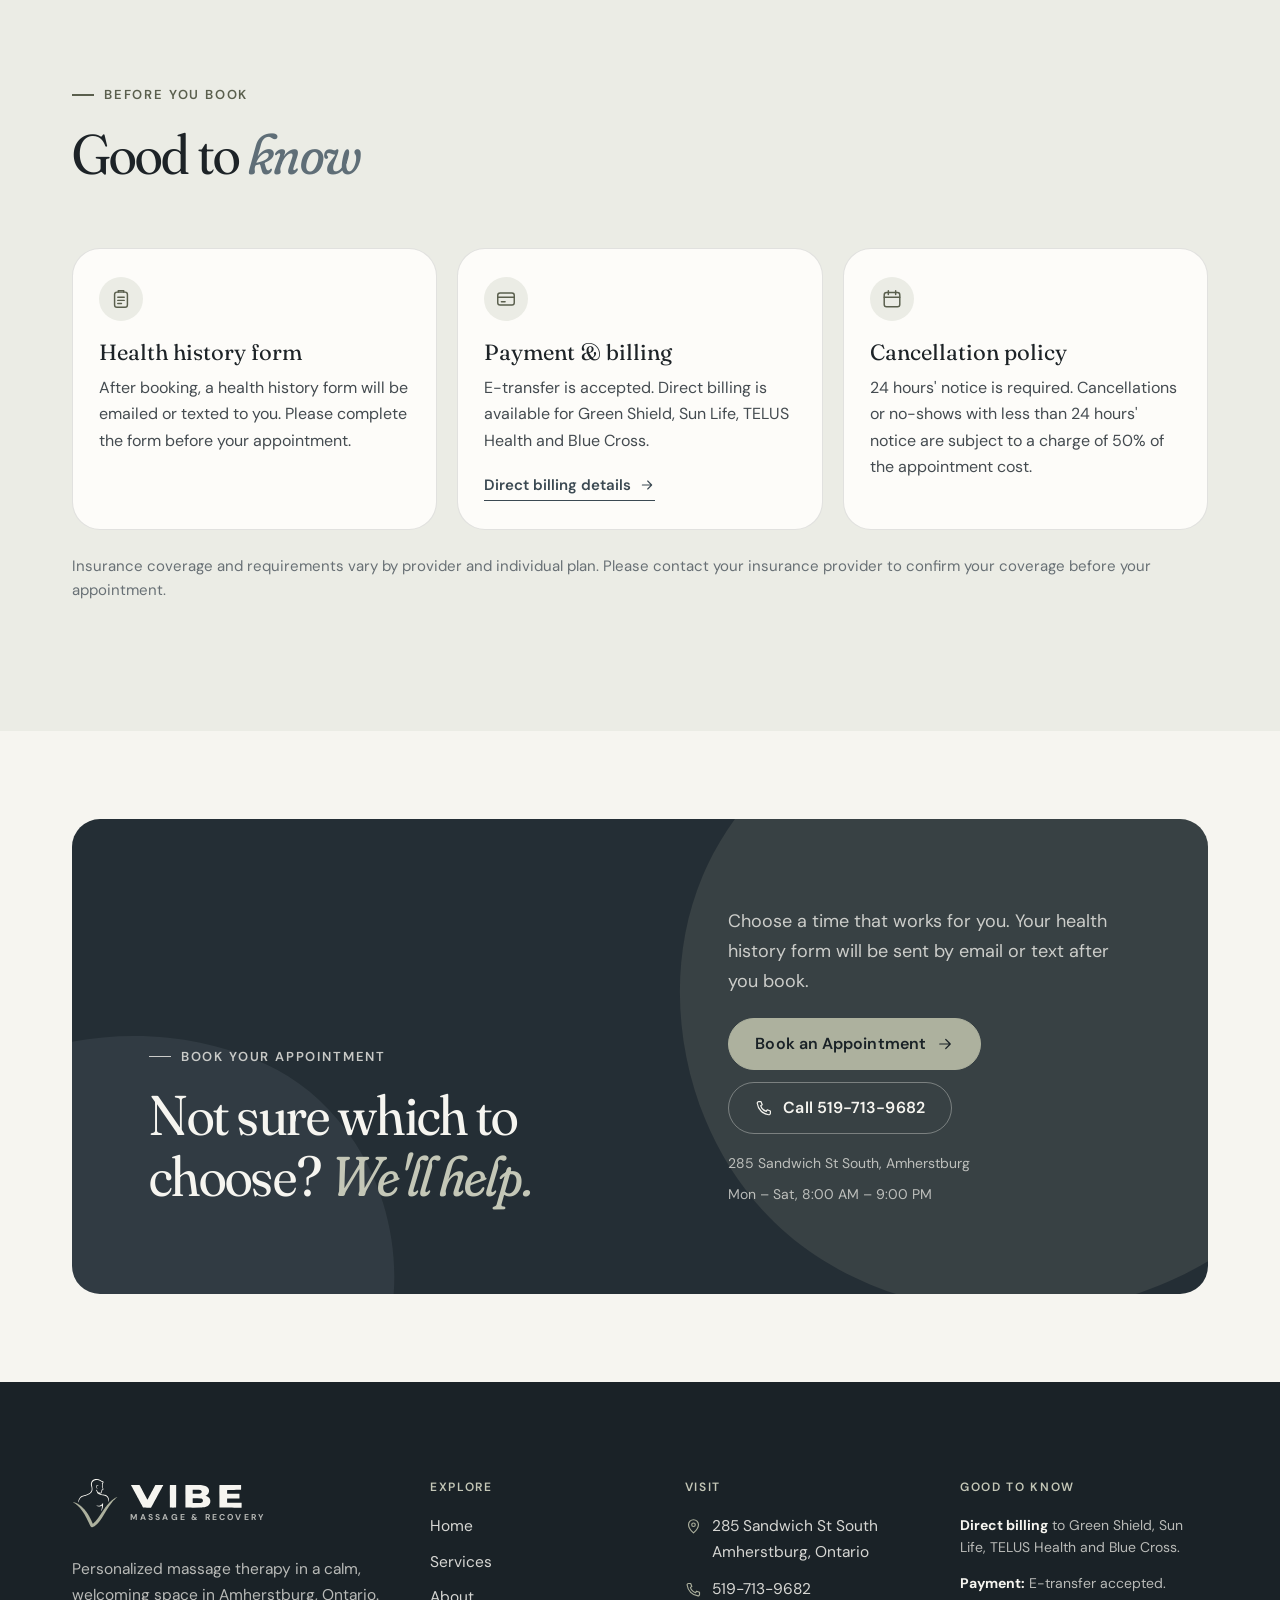
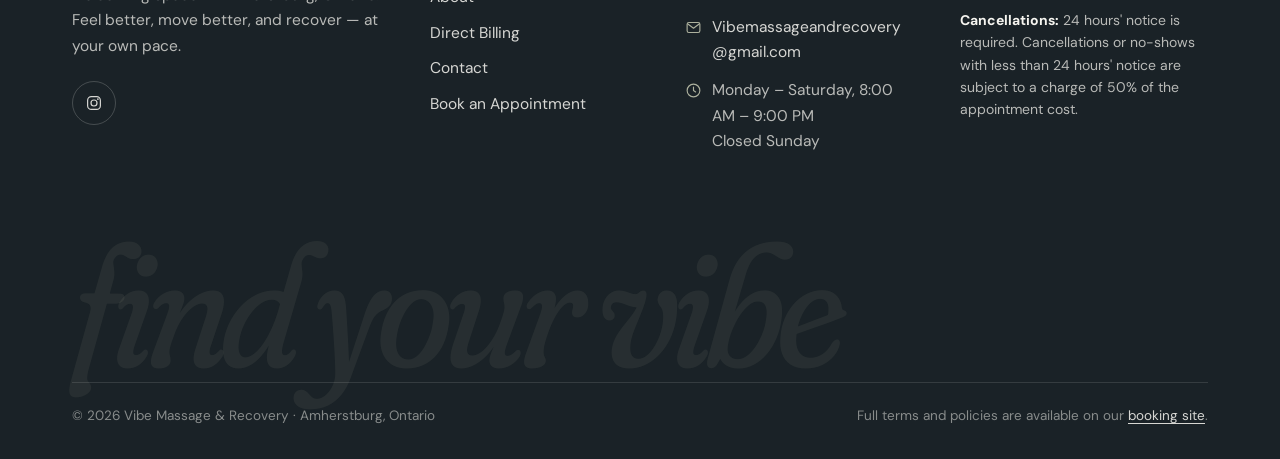
<file: services.html>
<!doctype html>
<html lang="en-CA" class="no-js">
<head>
  <meta charset="utf-8">
  <meta name="viewport" content="width=device-width, initial-scale=1, viewport-fit=cover">
  <title>Massage Services & Prices in Amherstburg | Vibe Massage & Recovery</title>
  <meta name="description" content="Massage prices in Amherstburg: Swedish / deep tissue from $60, 90-min therapeutic $165, massage + cupping from $85, prenatal and postnatal from $80.">
  <link rel="canonical" href="https://www.vibemassageandrecovery.com/services.html">
  <meta name="theme-color" content="#f6f5f0">
  <meta property="og:type" content="website">
  <meta property="og:site_name" content="Vibe Massage &amp; Recovery">
  <meta property="og:title" content="Massage Services & Prices in Amherstburg | Vibe Massage & Recovery">
  <meta property="og:description" content="Massage prices in Amherstburg: Swedish / deep tissue from $60, 90-min therapeutic $165, massage + cupping from $85, prenatal and postnatal from $80.">
  <meta property="og:locale" content="en_CA">
  <meta property="og:url" content="https://www.vibemassageandrecovery.com/services.html">
  <meta property="og:image" content="https://www.vibemassageandrecovery.com/assets/img/og-image.png">
  <meta property="og:image:width" content="1200">
  <meta property="og:image:height" content="630">
  <meta property="og:image:alt" content="Vibe Massage &amp; Recovery logo — registered massage therapy in Amherstburg, Ontario">
  <meta name="twitter:card" content="summary_large_image">
  <link rel="icon" href="assets/img/favicon.svg" type="image/svg+xml">
  <link rel="apple-touch-icon" href="assets/img/apple-touch-icon.png">
  <link rel="preload" href="assets/fonts/fraunces-latin.woff2" as="font" type="font/woff2" crossorigin>
  <link rel="preload" href="assets/fonts/dm-sans-latin.woff2" as="font" type="font/woff2" crossorigin>
  <link rel="stylesheet" href="assets/css/styles.css">
  <script type="application/ld+json">
{
  "@context": "https://schema.org",
  "@graph": [
    {
      "@type": "HealthAndBeautyBusiness",
      "@id": "https://www.vibemassageandrecovery.com/#business",
      "name": "Vibe Massage & Recovery",
      "description": "Registered massage therapy clinic in Amherstburg, Ontario offering Swedish, deep tissue, therapeutic, cupping, prenatal and postnatal massage, with direct billing to Green Shield, Sun Life, TELUS Health and Blue Cross.",
      "url": "https://www.vibemassageandrecovery.com/",
      "logo": "https://www.vibemassageandrecovery.com/assets/img/logo-original.png",
      "image": "https://www.vibemassageandrecovery.com/assets/img/og-image.png",
      "telephone": "+1-519-713-9682",
      "email": "Vibemassageandrecovery@gmail.com",
      "address": {
        "@type": "PostalAddress",
        "streetAddress": "285 Sandwich St South",
        "addressLocality": "Amherstburg",
        "addressRegion": "ON",
        "postalCode": "N9V 2A7",
        "addressCountry": "CA"
      },
      "geo": {
        "@type": "GeoCoordinates",
        "latitude": 42.1010026,
        "longitude": -83.108363
      },
      "hasMap": "https://maps.google.com/?cid=8364977269804153832",
      "sameAs": [
        "https://www.instagram.com/vibemassagenrecovery/",
        "https://maps.google.com/?cid=8364977269804153832"
      ],
      "areaServed": {
        "@type": "City",
        "name": "Amherstburg, Ontario"
      },
      "openingHoursSpecification": [
        {
          "@type": "OpeningHoursSpecification",
          "dayOfWeek": [
            "Monday",
            "Tuesday",
            "Wednesday",
            "Thursday",
            "Friday",
            "Saturday"
          ],
          "opens": "08:00",
          "closes": "21:00"
        }
      ],
      "priceRange": "$60–$165",
      "currenciesAccepted": "CAD",
      "paymentAccepted": "E-transfer, direct billing (Green Shield, Sun Life, TELUS Health, Blue Cross)",
      "potentialAction": {
        "@type": "ReserveAction",
        "target": "https://vibemassagerecovery.clinicsense.com/book/",
        "name": "Book an appointment"
      },
      "employee": [
        {
          "@type": "Person",
          "@id": "https://www.vibemassageandrecovery.com/about.html#thomas",
          "name": "Thomas Nahdee",
          "honorificSuffix": "RMT",
          "jobTitle": "Registered Massage Therapist"
        },
        {
          "@type": "Person",
          "@id": "https://www.vibemassageandrecovery.com/about.html#chantelle",
          "name": "Chantelle Marcoux",
          "honorificSuffix": "RMT",
          "jobTitle": "Registered Massage Therapist"
        }
      ],
      "hasOfferCatalog": {
        "@type": "OfferCatalog",
        "name": "Massage therapy services",
        "itemListElement": [
          {
            "@type": "Offer",
            "name": "Swedish / Deep Tissue Massage, 20 minutes",
            "price": "60",
            "priceCurrency": "CAD",
            "itemOffered": {
              "@type": "Service",
              "name": "Swedish / Deep Tissue Massage",
              "serviceType": "Massage therapy",
              "description": "Swedish massage to relax the body, ease tension and improve circulation, or deep tissue massage using slow strokes and firm pressure to reach deeper layers of muscle and connective tissue."
            }
          },
          {
            "@type": "Offer",
            "name": "Swedish / Deep Tissue Massage, 30 minutes",
            "price": "80",
            "priceCurrency": "CAD",
            "itemOffered": {
              "@type": "Service",
              "name": "Swedish / Deep Tissue Massage",
              "serviceType": "Massage therapy",
              "description": "Swedish massage to relax the body, ease tension and improve circulation, or deep tissue massage using slow strokes and firm pressure to reach deeper layers of muscle and connective tissue."
            }
          },
          {
            "@type": "Offer",
            "name": "Swedish / Deep Tissue Massage, 45 minutes",
            "price": "100",
            "priceCurrency": "CAD",
            "itemOffered": {
              "@type": "Service",
              "name": "Swedish / Deep Tissue Massage",
              "serviceType": "Massage therapy",
              "description": "Swedish massage to relax the body, ease tension and improve circulation, or deep tissue massage using slow strokes and firm pressure to reach deeper layers of muscle and connective tissue."
            }
          },
          {
            "@type": "Offer",
            "name": "Swedish / Deep Tissue Massage, 50 minutes",
            "price": "110",
            "priceCurrency": "CAD",
            "itemOffered": {
              "@type": "Service",
              "name": "Swedish / Deep Tissue Massage",
              "serviceType": "Massage therapy",
              "description": "Swedish massage to relax the body, ease tension and improve circulation, or deep tissue massage using slow strokes and firm pressure to reach deeper layers of muscle and connective tissue."
            }
          },
          {
            "@type": "Offer",
            "name": "Swedish / Deep Tissue Massage, 60 minutes",
            "price": "130",
            "priceCurrency": "CAD",
            "itemOffered": {
              "@type": "Service",
              "name": "Swedish / Deep Tissue Massage",
              "serviceType": "Massage therapy",
              "description": "Swedish massage to relax the body, ease tension and improve circulation, or deep tissue massage using slow strokes and firm pressure to reach deeper layers of muscle and connective tissue."
            }
          },
          {
            "@type": "Offer",
            "name": "Swedish / Deep Tissue Massage, 75 minutes",
            "price": "140",
            "priceCurrency": "CAD",
            "itemOffered": {
              "@type": "Service",
              "name": "Swedish / Deep Tissue Massage",
              "serviceType": "Massage therapy",
              "description": "Swedish massage to relax the body, ease tension and improve circulation, or deep tissue massage using slow strokes and firm pressure to reach deeper layers of muscle and connective tissue."
            }
          },
          {
            "@type": "Offer",
            "name": "Therapeutic Massage, 90 minutes",
            "price": "165",
            "priceCurrency": "CAD",
            "itemOffered": {
              "@type": "Service",
              "name": "Therapeutic Massage",
              "serviceType": "Massage therapy",
              "description": "A 90-minute therapeutic treatment designed to relax the body, ease tension and improve circulation."
            }
          },
          {
            "@type": "Offer",
            "name": "Massage + Cupping, 30 minutes",
            "price": "85",
            "priceCurrency": "CAD",
            "itemOffered": {
              "@type": "Service",
              "name": "Massage + Cupping",
              "serviceType": "Massage therapy",
              "description": "Massage combined with cupping therapy, which uses suction to lift muscle and connective tissue instead of pressing down."
            }
          },
          {
            "@type": "Offer",
            "name": "Massage + Cupping, 45 minutes",
            "price": "110",
            "priceCurrency": "CAD",
            "itemOffered": {
              "@type": "Service",
              "name": "Massage + Cupping",
              "serviceType": "Massage therapy",
              "description": "Massage combined with cupping therapy, which uses suction to lift muscle and connective tissue instead of pressing down."
            }
          },
          {
            "@type": "Offer",
            "name": "Massage + Cupping, 50 minutes",
            "price": "117",
            "priceCurrency": "CAD",
            "itemOffered": {
              "@type": "Service",
              "name": "Massage + Cupping",
              "serviceType": "Massage therapy",
              "description": "Massage combined with cupping therapy, which uses suction to lift muscle and connective tissue instead of pressing down."
            }
          },
          {
            "@type": "Offer",
            "name": "Massage + Cupping, 60 minutes",
            "price": "140",
            "priceCurrency": "CAD",
            "itemOffered": {
              "@type": "Service",
              "name": "Massage + Cupping",
              "serviceType": "Massage therapy",
              "description": "Massage combined with cupping therapy, which uses suction to lift muscle and connective tissue instead of pressing down."
            }
          },
          {
            "@type": "Offer",
            "name": "Massage + Cupping, 75 minutes",
            "price": "155",
            "priceCurrency": "CAD",
            "itemOffered": {
              "@type": "Service",
              "name": "Massage + Cupping",
              "serviceType": "Massage therapy",
              "description": "Massage combined with cupping therapy, which uses suction to lift muscle and connective tissue instead of pressing down."
            }
          },
          {
            "@type": "Offer",
            "name": "Prenatal Massage, 30 minutes",
            "price": "80",
            "priceCurrency": "CAD",
            "itemOffered": {
              "@type": "Service",
              "name": "Prenatal Massage",
              "serviceType": "Massage therapy",
              "description": "A therapeutic massage tailored to the changing body of a pregnant person, using gentle, safe techniques."
            }
          },
          {
            "@type": "Offer",
            "name": "Prenatal Massage, 45 minutes",
            "price": "100",
            "priceCurrency": "CAD",
            "itemOffered": {
              "@type": "Service",
              "name": "Prenatal Massage",
              "serviceType": "Massage therapy",
              "description": "A therapeutic massage tailored to the changing body of a pregnant person, using gentle, safe techniques."
            }
          },
          {
            "@type": "Offer",
            "name": "Prenatal Massage, 60 minutes",
            "price": "130",
            "priceCurrency": "CAD",
            "itemOffered": {
              "@type": "Service",
              "name": "Prenatal Massage",
              "serviceType": "Massage therapy",
              "description": "A therapeutic massage tailored to the changing body of a pregnant person, using gentle, safe techniques."
            }
          },
          {
            "@type": "Offer",
            "name": "Postnatal Massage, 30 minutes",
            "price": "80",
            "priceCurrency": "CAD",
            "itemOffered": {
              "@type": "Service",
              "name": "Postnatal Massage",
              "serviceType": "Massage therapy",
              "description": "A therapeutic body massage designed to help women heal and recover after childbirth."
            }
          },
          {
            "@type": "Offer",
            "name": "Postnatal Massage, 45 minutes",
            "price": "100",
            "priceCurrency": "CAD",
            "itemOffered": {
              "@type": "Service",
              "name": "Postnatal Massage",
              "serviceType": "Massage therapy",
              "description": "A therapeutic body massage designed to help women heal and recover after childbirth."
            }
          },
          {
            "@type": "Offer",
            "name": "Postnatal Massage, 60 minutes",
            "price": "130",
            "priceCurrency": "CAD",
            "itemOffered": {
              "@type": "Service",
              "name": "Postnatal Massage",
              "serviceType": "Massage therapy",
              "description": "A therapeutic body massage designed to help women heal and recover after childbirth."
            }
          }
        ]
      }
    },
    {
      "@type": "BreadcrumbList",
      "itemListElement": [
        {
          "@type": "ListItem",
          "position": 1,
          "name": "Home",
          "item": "https://www.vibemassageandrecovery.com/"
        },
        {
          "@type": "ListItem",
          "position": 2,
          "name": "Services & Pricing",
          "item": "https://www.vibemassageandrecovery.com/services.html"
        }
      ]
    }
  ]
}
</script>
</head>
<body data-page="services.html">
<a class="skip-link" href="#main">Skip to content</a>
<svg width="0" height="0" style="position:absolute" aria-hidden="true" focusable="false">
<symbol id="i-phone" viewBox="0 0 24 24" fill="none" stroke="currentColor" stroke-width="1.6" stroke-linecap="round" stroke-linejoin="round"><path d="M5 3.5h3l1.6 4.2-2 1.3a11 11 0 0 0 7.4 7.4l1.3-2 4.2 1.6v3a2 2 0 0 1-2.2 2A17.5 17.5 0 0 1 3 5.7 2 2 0 0 1 5 3.5Z"/></symbol>
<symbol id="i-mail" viewBox="0 0 24 24" fill="none" stroke="currentColor" stroke-width="1.6" stroke-linecap="round" stroke-linejoin="round"><rect x="3" y="5" width="18" height="14" rx="2.5"/><path d="m4 7 8 6 8-6"/></symbol>
<symbol id="i-pin" viewBox="0 0 24 24" fill="none" stroke="currentColor" stroke-width="1.6" stroke-linecap="round" stroke-linejoin="round"><path d="M12 21s-7-6.2-7-11.5a7 7 0 0 1 14 0C19 14.8 12 21 12 21Z"/><circle cx="12" cy="9.5" r="2.5"/></symbol>
<symbol id="i-clock" viewBox="0 0 24 24" fill="none" stroke="currentColor" stroke-width="1.6" stroke-linecap="round" stroke-linejoin="round"><circle cx="12" cy="12" r="9"/><path d="M12 7v5l3 2"/></symbol>
<symbol id="i-arrow" viewBox="0 0 24 24" fill="none" stroke="currentColor" stroke-width="1.6" stroke-linecap="round" stroke-linejoin="round"><path d="M5 12h14M13 6l6 6-6 6"/></symbol>
<symbol id="i-arrow-up-right" viewBox="0 0 24 24" fill="none" stroke="currentColor" stroke-width="1.6" stroke-linecap="round" stroke-linejoin="round"><path d="M7 17 17 7M8 7h9v9"/></symbol>
<symbol id="i-check" viewBox="0 0 24 24" fill="none" stroke="currentColor" stroke-width="1.6" stroke-linecap="round" stroke-linejoin="round"><circle cx="12" cy="12" r="9"/><path d="m8 12.5 2.7 2.7L16.5 9.5"/></symbol>
<symbol id="i-leaf" viewBox="0 0 24 24" fill="none" stroke="currentColor" stroke-width="1.6" stroke-linecap="round" stroke-linejoin="round"><path d="M5 19c0-8 5-14 15-14 0 10-6 15-14 15"/><path d="M5 19c3-4 6-6.5 10-8"/></symbol>
<symbol id="i-calendar" viewBox="0 0 24 24" fill="none" stroke="currentColor" stroke-width="1.6" stroke-linecap="round" stroke-linejoin="round"><rect x="3.5" y="5" width="17" height="15.5" rx="2.5"/><path d="M3.5 10h17M8 3v4M16 3v4"/></symbol>
<symbol id="i-user" viewBox="0 0 24 24" fill="none" stroke="currentColor" stroke-width="1.6" stroke-linecap="round" stroke-linejoin="round"><circle cx="12" cy="8" r="3.8"/><path d="M4.5 20.5c1.2-3.8 4-5.8 7.5-5.8s6.3 2 7.5 5.8"/></symbol>
<symbol id="i-shield" viewBox="0 0 24 24" fill="none" stroke="currentColor" stroke-width="1.6" stroke-linecap="round" stroke-linejoin="round"><path d="M12 3 5 6v5.5c0 4.5 3 8 7 9.5 4-1.5 7-5 7-9.5V6l-7-3Z"/><path d="m9 12 2.2 2.2L15.5 10"/></symbol>
<symbol id="i-heart" viewBox="0 0 24 24" fill="none" stroke="currentColor" stroke-width="1.6" stroke-linecap="round" stroke-linejoin="round"><path d="M12 20s-7.5-4.6-7.5-10.2A4.3 4.3 0 0 1 12 7a4.3 4.3 0 0 1 7.5 2.8C19.5 15.4 12 20 12 20Z"/></symbol>
<symbol id="i-move" viewBox="0 0 24 24" fill="none" stroke="currentColor" stroke-width="1.6" stroke-linecap="round" stroke-linejoin="round"><path d="M4 17c3 0 4-2 5-5s2-5 5-5h6"/><path d="m17 4 3 3-3 3"/><circle cx="5" cy="17" r="1.5"/></symbol>
<symbol id="i-refresh" viewBox="0 0 24 24" fill="none" stroke="currentColor" stroke-width="1.6" stroke-linecap="round" stroke-linejoin="round"><path d="M20 11a8 8 0 0 0-14.3-4.3L4 8.5"/><path d="M4 4v4.5h4.5"/><path d="M4 13a8 8 0 0 0 14.3 4.3L20 15.5"/><path d="M20 20v-4.5h-4.5"/></symbol>
<symbol id="i-chat" viewBox="0 0 24 24" fill="none" stroke="currentColor" stroke-width="1.6" stroke-linecap="round" stroke-linejoin="round"><path d="M20 12a8 8 0 0 1-11.6 7.1L4 20l1-4A8 8 0 1 1 20 12Z"/><path d="M8.5 11h.01M12 11h.01M15.5 11h.01" stroke-width="2.4"/></symbol>
<symbol id="i-clipboard" viewBox="0 0 24 24" fill="none" stroke="currentColor" stroke-width="1.6" stroke-linecap="round" stroke-linejoin="round"><rect x="5" y="4.5" width="14" height="16.5" rx="2.5"/><path d="M9 4.5V3h6v1.5M8.5 10h7M8.5 13.5h7M8.5 17h4"/></symbol>
<symbol id="i-home" viewBox="0 0 24 24" fill="none" stroke="currentColor" stroke-width="1.6" stroke-linecap="round" stroke-linejoin="round"><path d="M4 11 12 4l8 7"/><path d="M6 9.5V20h12V9.5"/><path d="M10 20v-5h4v5"/></symbol>
<symbol id="i-car" viewBox="0 0 24 24" fill="none" stroke="currentColor" stroke-width="1.6" stroke-linecap="round" stroke-linejoin="round"><path d="M5 16V11l2-5h10l2 5v5"/><path d="M4 16h16v2.5H4z"/><circle cx="7.5" cy="13" r=".6"/><circle cx="16.5" cy="13" r=".6"/></symbol>
<symbol id="i-door" viewBox="0 0 24 24" fill="none" stroke="currentColor" stroke-width="1.6" stroke-linecap="round" stroke-linejoin="round"><path d="M3 21h18"/><path d="M6 21V4h12v17"/><circle cx="14.5" cy="12.5" r=".8"/></symbol>
<symbol id="i-card" viewBox="0 0 24 24" fill="none" stroke="currentColor" stroke-width="1.6" stroke-linecap="round" stroke-linejoin="round"><rect x="3" y="5.5" width="18" height="13" rx="2.5"/><path d="M3 10h18M7 15h4"/></symbol>
<symbol id="i-camera" viewBox="0 0 24 24" fill="none" stroke="currentColor" stroke-width="1.6" stroke-linecap="round" stroke-linejoin="round"><path d="M4 8h3l1.5-2h7L17 8h3v11H4z"/><circle cx="12" cy="13" r="3.2"/></symbol>
<symbol id="i-info" viewBox="0 0 24 24" fill="none" stroke="currentColor" stroke-width="1.6" stroke-linecap="round" stroke-linejoin="round"><circle cx="12" cy="12" r="9"/><path d="M12 11v5.5M12 7.8h.01" stroke-width="2"/></symbol>
<symbol id="i-close" viewBox="0 0 24 24" fill="none" stroke="currentColor" stroke-width="1.6" stroke-linecap="round" stroke-linejoin="round"><path d="M6 6l12 12M18 6 6 18"/></symbol>
<symbol id="i-sparkle" viewBox="0 0 24 24" fill="none" stroke="currentColor" stroke-width="1.6" stroke-linecap="round" stroke-linejoin="round"><path d="M12 3.5c.6 4.2 2.3 5.9 6.5 6.5-4.2.6-5.9 2.3-6.5 6.5-.6-4.2-2.3-5.9-6.5-6.5 4.2-.6 5.9-2.3 6.5-6.5Z"/><path d="M18.5 16.5c.3 1.6.9 2.2 2.5 2.5-1.6.3-2.2.9-2.5 2.5-.3-1.6-.9-2.2-2.5-2.5 1.6-.3 2.2-.9 2.5-2.5Z"/></symbol>
<symbol id="i-instagram" viewBox="0 0 24 24" fill="none" stroke="currentColor" stroke-width="1.6" stroke-linecap="round" stroke-linejoin="round"><rect x="3.5" y="3.5" width="17" height="17" rx="5"/><circle cx="12" cy="12" r="4"/><path d="M17.2 6.8h.01" stroke-width="2.4"/></symbol>
<symbol id="i-facebook" viewBox="0 0 24 24" fill="none" stroke="currentColor" stroke-width="1.6" stroke-linecap="round" stroke-linejoin="round"><path d="M14.5 21v-7.5h2.6l.4-3h-3V8.6c0-.9.3-1.5 1.6-1.5h1.6V4.4a21 21 0 0 0-2.4-.1c-2.4 0-4 1.4-4 4.1v2.1H8.7v3h2.6V21"/></symbol>
</svg>
<header class="site-header">
  <div class="container nav">
    <a class="brand" href="index.html" aria-label="Vibe Massage &amp; Recovery — home">
  <img class="brand__mark" src="assets/img/logo-mark.svg" alt="" width="304" height="327">
  <span class="brand__text"><img class="brand__name" src="assets/img/logo-wordmark.svg" alt="" width="331" height="71"><span class="brand__sub">Massage &amp; Recovery</span></span>
</a>
    <nav class="nav__links" aria-label="Main">
      <a href="index.html">Home</a>
      <a href="services.html" aria-current="page">Services</a>
      <a href="about.html">About</a>
      <a href="billing.html">Direct Billing</a>
      <a href="contact.html">Contact</a>
    </nav>
    <a class="nav__phone" href="tel:+15197139682"><svg aria-hidden="true"><use href="#i-phone"/></svg>519-713-9682</a>
    <a class="btn btn--sm nav__book" href="https://vibemassagerecovery.clinicsense.com/book/" target="_blank" rel="noopener" data-book><span class="long">Book an Appointment</span><span class="short">Book</span></a>
    <button class="menu-toggle" type="button" aria-controls="mobile-menu" aria-expanded="false" aria-label="Open menu"><span></span></button>
  </div>
</header>
<div class="mobile-menu" id="mobile-menu">
  <nav aria-label="Mobile">
    <a href="index.html">Home<svg aria-hidden="true"><use href="#i-arrow"/></svg></a>
    <a href="services.html" aria-current="page">Services<svg aria-hidden="true"><use href="#i-arrow"/></svg></a>
    <a href="about.html">About<svg aria-hidden="true"><use href="#i-arrow"/></svg></a>
    <a href="billing.html">Direct Billing<svg aria-hidden="true"><use href="#i-arrow"/></svg></a>
    <a href="contact.html">Contact<svg aria-hidden="true"><use href="#i-arrow"/></svg></a>
  </nav>
  <a class="btn btn--block" href="https://vibemassagerecovery.clinicsense.com/book/" target="_blank" rel="noopener" data-book>Book an Appointment <svg aria-hidden="true"><use href="#i-arrow"/></svg></a>
  <div class="mobile-menu__contact">
    <a href="tel:+15197139682"><svg aria-hidden="true"><use href="#i-phone"/></svg>519-713-9682</a>
    <a href="mailto:Vibemassageandrecovery@gmail.com"><svg aria-hidden="true"><use href="#i-mail"/></svg>Vibemassageandrecovery@gmail.com</a>
    <a href="https://www.google.com/maps/place/Vibe+massage+%26+recovery/@42.1010026,-83.108363,17z/data=!4m6!3m5!1s0x883b3d0024126b07:0x74165e81e0e4bbe8!8m2!3d42.1010026!4d-83.108363!16s%2Fg%2F11zdyxsmyl" target="_blank" rel="noopener"><svg aria-hidden="true"><use href="#i-pin"/></svg>285 Sandwich St South, Amherstburg</a>
  </div>
</div>
<main id="main">

<section class="page-hero" aria-labelledby="page-title">
  <svg class="organic page-hero__blob" viewBox="0 0 540 480" aria-hidden="true"><path fill="currentColor" d="M437 118c43 61 52 150 13 214-39 65-127 106-212 104-86-2-169-47-203-117-35-70-21-164 36-221 57-58 157-78 236-61 55 12 97 34 130 81Z"/></svg>
  <div class="container">
    <h1 class="display" id="page-title"><span class="eyebrow">Massage services &amp; pricing · Amherstburg</span>Choose your <em>treatment</em></h1>
    <p class="lede">Every session is personalized to you — whether you want to ease tension, recover from activity, improve how you move, or simply reset.</p>
    <nav class="jump" aria-label="Jump to service">
      <a href="#swedish-deep-tissue">Swedish / Deep Tissue</a>
      <a href="#therapeutic">Therapeutic Massage</a>
      <a href="#massage-cupping">Massage + Cupping</a>
      <a href="#prenatal">Prenatal Massage</a>
      <a href="#postnatal">Postnatal Massage</a>
    </nav>
  </div>
</section>

<section class="section" style="padding-top:0" aria-label="Services">
  <div class="container">
    <article class="svc" id="swedish-deep-tissue" aria-labelledby="svc1">
      <div class="svc__desc reveal">
        <span class="svc__tag">20 – 75 min · from $60</span>
        <h2 class="h2" id="svc1">Swedish / Deep Tissue Massage</h2>
        <p>Swedish massage is a classic therapeutic treatment designed to relax the body, ease tension and improve circulation.</p>
        <p>Deep tissue massage is a specialized technique that uses slow strokes and firm pressure to reach the deeper layers of muscles and connective tissue.</p>
      </div>
      <div class="reveal reveal-d1">
        <div class="price-card">
  <div class="price-card__head"><span>Duration</span><span>Price</span></div>
  <table class="price-table">
    <caption class="visually-hidden">Swedish / Deep Tissue Massage pricing</caption>
    <tbody>
      <tr><td><div class="price-row"><span class="price-row__dur">20<span>min</span></span><span class="price-row__lead" aria-hidden="true"></span><span class="price-row__price">$60</span></div></td></tr>
      <tr><td><div class="price-row"><span class="price-row__dur">30<span>min</span></span><span class="price-row__lead" aria-hidden="true"></span><span class="price-row__price">$80</span></div></td></tr>
      <tr><td><div class="price-row"><span class="price-row__dur">45<span>min</span></span><span class="price-row__lead" aria-hidden="true"></span><span class="price-row__price">$100</span></div></td></tr>
      <tr><td><div class="price-row"><span class="price-row__dur">50<span>min</span></span><span class="price-row__lead" aria-hidden="true"></span><span class="price-row__price">$110</span></div></td></tr>
      <tr><td><div class="price-row"><span class="price-row__dur">60<span>min</span></span><span class="price-row__lead" aria-hidden="true"></span><span class="price-row__price">$130</span></div></td></tr>
      <tr><td><div class="price-row"><span class="price-row__dur">75<span>min</span></span><span class="price-row__lead" aria-hidden="true"></span><span class="price-row__price">$140</span></div></td></tr>
    </tbody>
  </table>
  <div class="price-card__foot">
    <p>Direct billing available</p>
    <a class="btn btn--sm" href="https://vibemassagerecovery.clinicsense.com/book/" target="_blank" rel="noopener" data-book data-service="Swedish / Deep Tissue Massage">Book this service <svg aria-hidden="true"><use href="#i-arrow"/></svg></a>
  </div>
</div>
      </div>
    </article>

    <article class="svc" id="therapeutic" aria-labelledby="svc2">
      <div class="svc__desc reveal">
        <span class="svc__tag">90 min · $165</span>
        <h2 class="h2" id="svc2">Therapeutic Massage</h2>
        <p>Therapeutic treatment designed to relax the body, ease tension and improve circulation.</p>
      </div>
      <div class="reveal reveal-d1">
        <div class="price-card price-card--single">
  <div class="price-card__head"><span>Duration</span><span>Price</span></div>
  <table class="price-table">
    <caption class="visually-hidden">Therapeutic Massage pricing</caption>
    <tbody>
      <tr><td><div class="price-row"><span class="price-row__dur">90<span>min</span></span><span class="price-row__lead" aria-hidden="true"></span><span class="price-row__price">$165</span></div></td></tr>
    </tbody>
  </table>
  <div class="price-card__foot">
    <p>Direct billing available</p>
    <a class="btn btn--sm" href="https://vibemassagerecovery.clinicsense.com/book/" target="_blank" rel="noopener" data-book data-service="Therapeutic Massage">Book this service <svg aria-hidden="true"><use href="#i-arrow"/></svg></a>
  </div>
</div>
      </div>
    </article>

    <article class="svc" id="massage-cupping" aria-labelledby="svc3">
      <div class="svc__desc reveal">
        <span class="svc__tag">30 – 75 min · from $85</span>
        <h2 class="h2" id="svc3">Massage + Cupping</h2>
        <p>Cupping massage is an alternative therapy where the therapist places cups on the skin to create a vacuum suction, lifting the muscles and connective tissue instead of pressing down.</p>
      </div>
      <div class="reveal reveal-d1">
        <div class="price-card">
  <div class="price-card__head"><span>Duration</span><span>Price</span></div>
  <table class="price-table">
    <caption class="visually-hidden">Massage + Cupping pricing</caption>
    <tbody>
      <tr><td><div class="price-row"><span class="price-row__dur">30<span>min</span></span><span class="price-row__lead" aria-hidden="true"></span><span class="price-row__price">$85</span></div></td></tr>
      <tr><td><div class="price-row"><span class="price-row__dur">45<span>min</span></span><span class="price-row__lead" aria-hidden="true"></span><span class="price-row__price">$110</span></div></td></tr>
      <tr><td><div class="price-row"><span class="price-row__dur">50<span>min</span></span><span class="price-row__lead" aria-hidden="true"></span><span class="price-row__price">$117</span></div></td></tr>
      <tr><td><div class="price-row"><span class="price-row__dur">60<span>min</span></span><span class="price-row__lead" aria-hidden="true"></span><span class="price-row__price">$140</span></div></td></tr>
      <tr><td><div class="price-row"><span class="price-row__dur">75<span>min</span></span><span class="price-row__lead" aria-hidden="true"></span><span class="price-row__price">$155</span></div></td></tr>
    </tbody>
  </table>
  <div class="price-card__foot">
    <p>Direct billing available</p>
    <a class="btn btn--sm" href="https://vibemassagerecovery.clinicsense.com/book/" target="_blank" rel="noopener" data-book data-service="Massage + Cupping">Book this service <svg aria-hidden="true"><use href="#i-arrow"/></svg></a>
  </div>
</div>
      </div>
    </article>

    <article class="svc" id="prenatal" aria-labelledby="svc4">
      <div class="svc__desc reveal">
        <span class="svc__tag">30 – 60 min · from $80</span>
        <h2 class="h2" id="svc4">Prenatal Massage</h2>
        <p>A therapeutic massage tailored to the changing body of a pregnant person, using gentle, safe techniques.</p>
      </div>
      <div class="reveal reveal-d1">
        <div class="price-card">
  <div class="price-card__head"><span>Duration</span><span>Price</span></div>
  <table class="price-table">
    <caption class="visually-hidden">Prenatal Massage pricing</caption>
    <tbody>
      <tr><td><div class="price-row"><span class="price-row__dur">30<span>min</span></span><span class="price-row__lead" aria-hidden="true"></span><span class="price-row__price">$80</span></div></td></tr>
      <tr><td><div class="price-row"><span class="price-row__dur">45<span>min</span></span><span class="price-row__lead" aria-hidden="true"></span><span class="price-row__price">$100</span></div></td></tr>
      <tr><td><div class="price-row"><span class="price-row__dur">60<span>min</span></span><span class="price-row__lead" aria-hidden="true"></span><span class="price-row__price">$130</span></div></td></tr>
    </tbody>
  </table>
  <div class="price-card__foot">
    <p>Direct billing available</p>
    <a class="btn btn--sm" href="https://vibemassagerecovery.clinicsense.com/book/" target="_blank" rel="noopener" data-book data-service="Prenatal Massage">Book this service <svg aria-hidden="true"><use href="#i-arrow"/></svg></a>
  </div>
</div>
      </div>
    </article>

    <article class="svc" id="postnatal" aria-labelledby="svc5">
      <div class="svc__desc reveal">
        <span class="svc__tag">30 – 60 min · from $80</span>
        <h2 class="h2" id="svc5">Postnatal Massage</h2>
        <p>A therapeutic body massage designed to help women heal and recover after childbirth.</p>
      </div>
      <div class="reveal reveal-d1">
        <div class="price-card">
  <div class="price-card__head"><span>Duration</span><span>Price</span></div>
  <table class="price-table">
    <caption class="visually-hidden">Postnatal Massage pricing</caption>
    <tbody>
      <tr><td><div class="price-row"><span class="price-row__dur">30<span>min</span></span><span class="price-row__lead" aria-hidden="true"></span><span class="price-row__price">$80</span></div></td></tr>
      <tr><td><div class="price-row"><span class="price-row__dur">45<span>min</span></span><span class="price-row__lead" aria-hidden="true"></span><span class="price-row__price">$100</span></div></td></tr>
      <tr><td><div class="price-row"><span class="price-row__dur">60<span>min</span></span><span class="price-row__lead" aria-hidden="true"></span><span class="price-row__price">$130</span></div></td></tr>
    </tbody>
  </table>
  <div class="price-card__foot">
    <p>Direct billing available</p>
    <a class="btn btn--sm" href="https://vibemassagerecovery.clinicsense.com/book/" target="_blank" rel="noopener" data-book data-service="Postnatal Massage">Book this service <svg aria-hidden="true"><use href="#i-arrow"/></svg></a>
  </div>
</div>
      </div>
    </article>
  </div>
</section>

<section class="section section--sage" aria-labelledby="gtk-title">
  <div class="container">
    <div class="section-head reveal">
      <p class="eyebrow">Before you book</p>
      <h2 class="h2" id="gtk-title">Good to <em>know</em></h2>
    </div>
    <div class="good-to-know">
      <div class="gtk reveal"><span class="gtk__icon"><svg aria-hidden="true"><use href="#i-clipboard"/></svg></span><h3>Health history form</h3><p>After booking, a health history form will be emailed or texted to you. Please complete the form before your appointment.</p></div>
      <div class="gtk reveal reveal-d1"><span class="gtk__icon"><svg aria-hidden="true"><use href="#i-card"/></svg></span><h3>Payment &amp; billing</h3><p>E-transfer is accepted. Direct billing is available for Green Shield, Sun Life, TELUS Health and Blue Cross.</p><a class="link-arrow small" href="billing.html">Direct billing details <svg aria-hidden="true"><use href="#i-arrow"/></svg></a></div>
      <div class="gtk reveal reveal-d2"><span class="gtk__icon"><svg aria-hidden="true"><use href="#i-calendar"/></svg></span><h3>Cancellation policy</h3><p>24 hours' notice is required. Cancellations or no-shows with less than 24 hours' notice are subject to a charge of 50% of the appointment cost.</p></div>
    </div>
    <p class="muted small reveal" style="margin-top:24px">Insurance coverage and requirements vary by provider and individual plan. Please contact your insurance provider to confirm your coverage before your appointment.</p>
  </div>
</section>

<section class="section section--tight" aria-labelledby="cta-title">
  <div class="container">
    <div class="cta-band reveal">
      <svg class="organic cta-band__blob" viewBox="0 0 540 480" aria-hidden="true"><path fill="currentColor" d="M421 60c68 38 108 124 96 205-12 80-76 156-160 185-84 30-188 13-250-47C45 343 26 244 58 168 90 92 173 38 256 30c56-5 115 2 165 30Z"/></svg>
      <svg class="organic cta-band__blob cta-band__blob--2" viewBox="0 0 540 480" aria-hidden="true"><path fill="currentColor" d="M437 118c43 61 52 150 13 214-39 65-127 106-212 104-86-2-169-47-203-117-35-70-21-164 36-221 57-58 157-78 236-61 55 12 97 34 130 81Z"/></svg>
      <div class="cta-band__inner">
        <div>
          <p class="eyebrow">Book your appointment</p>
          <h2 class="h2" id="cta-title">Not sure which to choose? <em>We'll help.</em></h2>
        </div>
        <div>
          <p>Choose a time that works for you. Your health history form will be sent by email or text after you book.</p>
          <div class="btn-row btn-row--stack" style="margin-top:22px">
            <a class="btn btn--sage" href="https://vibemassagerecovery.clinicsense.com/book/" target="_blank" rel="noopener" data-book>Book an Appointment <svg aria-hidden="true"><use href="#i-arrow"/></svg></a>
            <a class="btn btn--ghost-light" href="tel:+15197139682"><svg aria-hidden="true"><use href="#i-phone"/></svg> Call 519-713-9682</a>
          </div>
          <div class="cta-band__meta"><span>285 Sandwich St South, Amherstburg</span><span>Mon – Sat, 8:00 AM – 9:00 PM</span></div>
        </div>
      </div>
    </div>
  </div>
</section>

</main>
<footer class="site-footer">
  <div class="container">
    <div class="footer__grid">
      <div class="footer__brand">
        <a class="brand" href="index.html" aria-label="Vibe Massage &amp; Recovery — home">
  <img class="brand__mark" src="assets/img/logo-mark-light.svg" alt="" width="304" height="327" loading="lazy" decoding="async">
  <span class="brand__text"><img class="brand__name" src="assets/img/logo-wordmark-light.svg" alt="" width="331" height="71" loading="lazy" decoding="async"><span class="brand__sub">Massage &amp; Recovery</span></span>
</a>
        <p>Personalized massage therapy in a calm, welcoming space in Amherstburg, Ontario. Feel better, move better, and recover — at your own pace.</p>
        <div class="social">
          <a href="https://www.instagram.com/vibemassagenrecovery/" target="_blank" rel="noopener me" aria-label="Vibe Massage &amp; Recovery on Instagram"><svg aria-hidden="true"><use href="#i-instagram"/></svg></a>
        </div>
      </div>
      <div>
        <p class="footer__h">Explore</p>
        <ul class="footer__links">
          <li><a href="index.html">Home</a></li>
          <li><a href="services.html">Services</a></li>
          <li><a href="about.html">About</a></li>
          <li><a href="billing.html">Direct Billing</a></li>
          <li><a href="contact.html">Contact</a></li>
          <li><a href="https://vibemassagerecovery.clinicsense.com/book/" target="_blank" rel="noopener" data-book>Book an Appointment</a></li>
        </ul>
      </div>
      <div>
        <p class="footer__h">Visit</p>
        <ul class="footer__contact">
          <li><svg aria-hidden="true"><use href="#i-pin"/></svg><a href="https://www.google.com/maps/place/Vibe+massage+%26+recovery/@42.1010026,-83.108363,17z/data=!4m6!3m5!1s0x883b3d0024126b07:0x74165e81e0e4bbe8!8m2!3d42.1010026!4d-83.108363!16s%2Fg%2F11zdyxsmyl" target="_blank" rel="noopener">285 Sandwich St South<br>Amherstburg, Ontario</a></li>
          <li><svg aria-hidden="true"><use href="#i-phone"/></svg><a href="tel:+15197139682">519-713-9682</a></li>
          <li><svg aria-hidden="true"><use href="#i-mail"/></svg><a href="mailto:Vibemassageandrecovery@gmail.com" style="overflow-wrap:anywhere">Vibemassageandrecovery@gmail.com</a></li>
          <li><svg aria-hidden="true"><use href="#i-clock"/></svg><span>Monday – Saturday, 8:00 AM – 9:00 PM<br>Closed Sunday</span></li>
        </ul>
      </div>
      <div class="footer__policy">
        <p class="footer__h">Good to know</p>
        <p><strong style="color:var(--paper)">Direct billing</strong> to Green Shield, Sun Life, TELUS Health and Blue Cross.</p>
        <p><strong style="color:var(--paper)">Payment:</strong> E-transfer accepted.</p>
        <p><strong style="color:var(--paper)">Cancellations:</strong> 24 hours' notice is required. Cancellations or no-shows with less than 24 hours' notice are subject to a charge of 50% of the appointment cost.</p>
      </div>
    </div>
    <div class="footer__wordmark" aria-hidden="true" data-text="find your vibe"></div>
    <div class="footer__bottom">
      <span>© <span data-year>2026</span> Vibe Massage &amp; Recovery · Amherstburg, Ontario</span>
      <span>Full terms and policies are available on our <a href="https://vibemassagerecovery.clinicsense.com/book/" target="_blank" rel="noopener">booking site</a>.</span>
    </div>
  </div>
</footer>
<div class="action-bar" aria-label="Quick actions">
  <a class="btn btn--secondary" href="tel:+15197139682" aria-label="Call 519-713-9682"><svg aria-hidden="true"><use href="#i-phone"/></svg> Call</a>
  <a class="btn" href="https://vibemassagerecovery.clinicsense.com/book/" target="_blank" rel="noopener" data-book>Book an Appointment</a>
</div>
<dialog class="book-dialog" id="book-dialog" aria-labelledby="book-dialog-title">
  <div class="book-dialog__head">
    <button class="book-dialog__close" type="button" data-close aria-label="Close"><svg aria-hidden="true"><use href="#i-close"/></svg></button>
    <h2 class="h3" id="book-dialog-title">Book an Appointment</h2>
    <p>Pick the easiest way to reach us and we'll find a time that works.</p>
    <p class="book-dialog__service" data-book-service hidden><svg aria-hidden="true"><use href="#i-leaf"/></svg><span></span></p>
  </div>
  <div class="book-dialog__body">
    <div class="book-dialog__options">
      <a class="book-opt book-opt--primary" href="https://vibemassagerecovery.clinicsense.com/book/" target="_blank" rel="noopener">
        <span class="ci"><svg aria-hidden="true"><use href="#i-calendar"/></svg></span>
        <span><strong>Book online</strong><span>Choose your service and time</span></span>
        <svg aria-hidden="true"><use href="#i-arrow-up-right"/></svg>
      </a>
      <a class="book-opt" href="tel:+15197139682">
        <span class="ci"><svg aria-hidden="true"><use href="#i-phone"/></svg></span>
        <span><strong>Call</strong><span>519-713-9682</span></span>
        <svg aria-hidden="true"><use href="#i-arrow"/></svg>
      </a>
      <a class="book-opt" href="sms:+15197139682">
        <span class="ci"><svg aria-hidden="true"><use href="#i-chat"/></svg></span>
        <span><strong>Text</strong><span>519-713-9682</span></span>
        <svg aria-hidden="true"><use href="#i-arrow"/></svg>
      </a>
      <a class="book-opt" href="mailto:Vibemassageandrecovery@gmail.com?subject=Appointment%20request">
        <span class="ci"><svg aria-hidden="true"><use href="#i-mail"/></svg></span>
        <span><strong>Email</strong><span>Vibemassageandrecovery@gmail.com</span></span>
        <svg aria-hidden="true"><use href="#i-arrow"/></svg>
      </a>
    </div>
    <div class="book-dialog__fine">
      <p><strong>After booking,</strong> a health history form will be emailed or texted to you. Please complete the form before your appointment.</p>
      <p><strong>Payment:</strong> E-transfer accepted. Direct billing available.</p>
      <p><strong>Cancellations:</strong> 24 hours' notice is required. Cancellations or no-shows with less than 24 hours' notice are subject to a charge of 50% of the appointment cost.</p>
    </div>
  </div>
</dialog>
<script src="assets/js/main.js" defer></script>
</body>
</html>
</file>
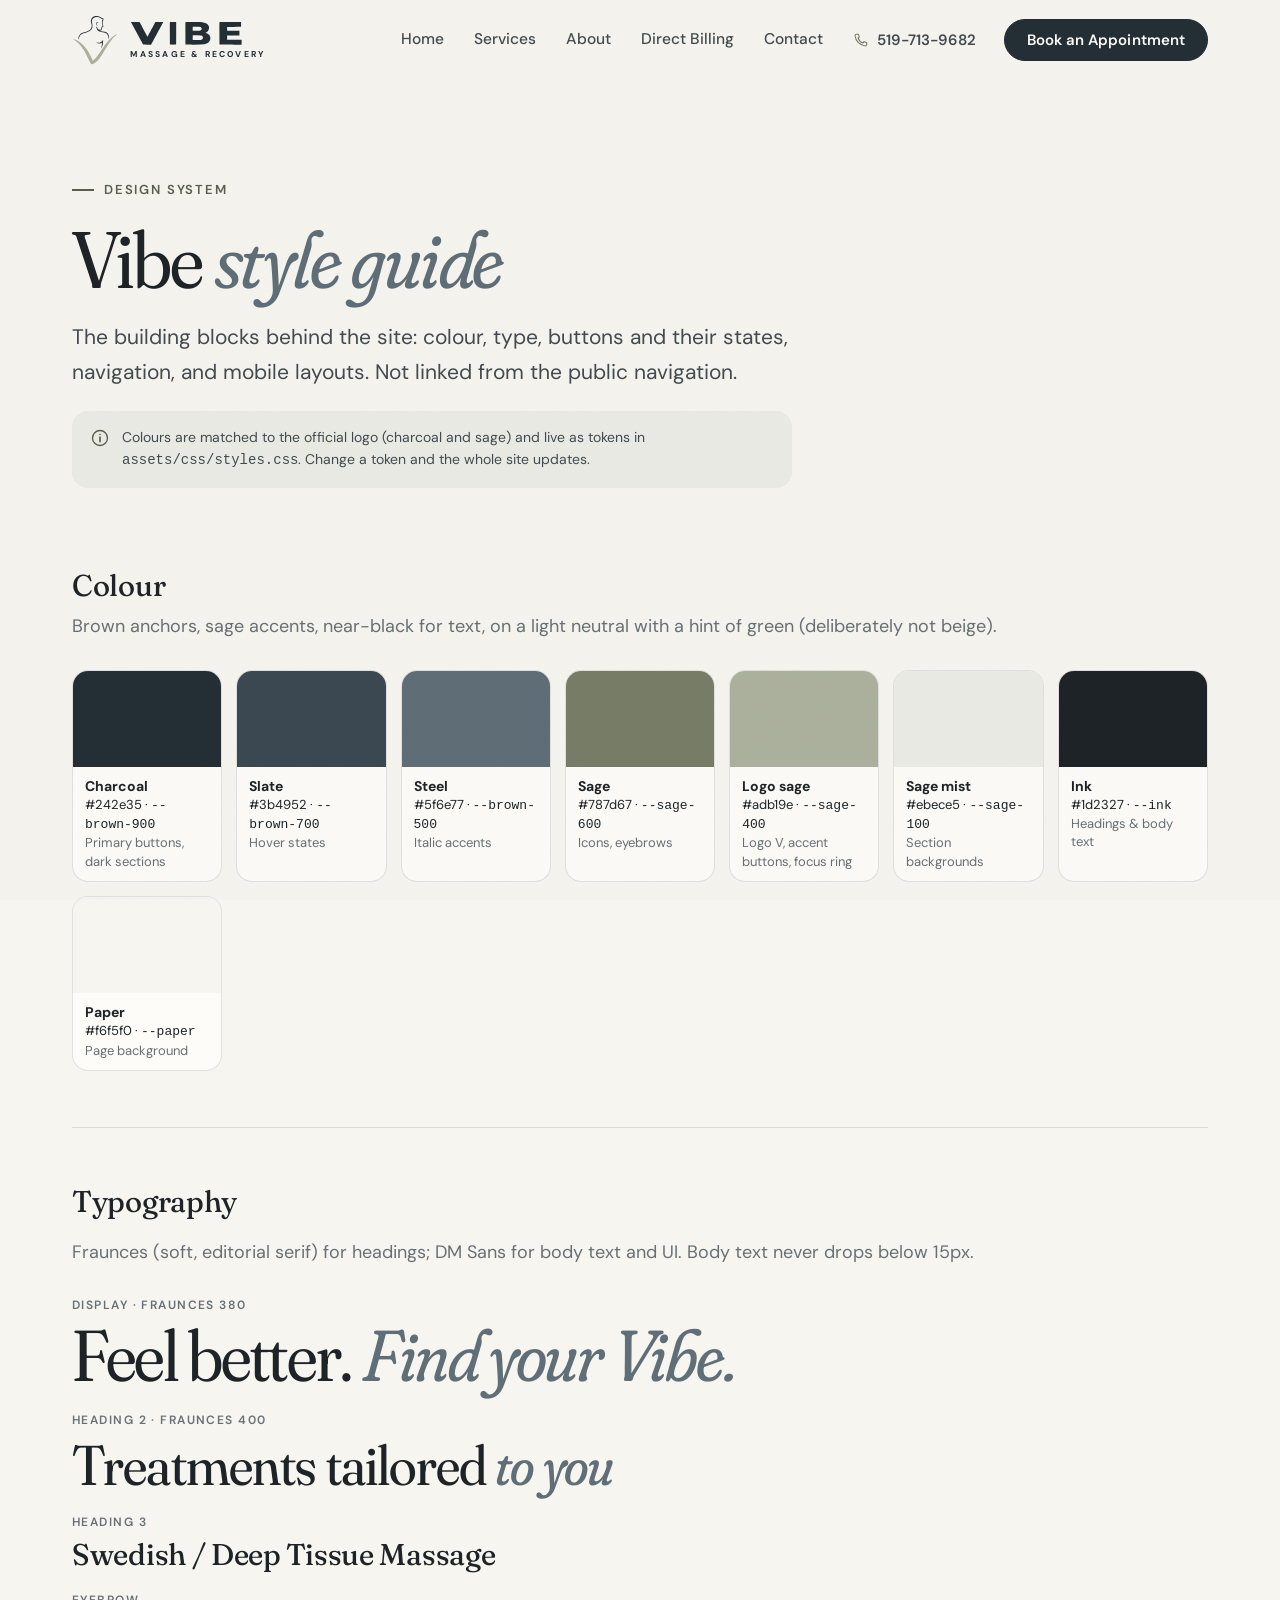
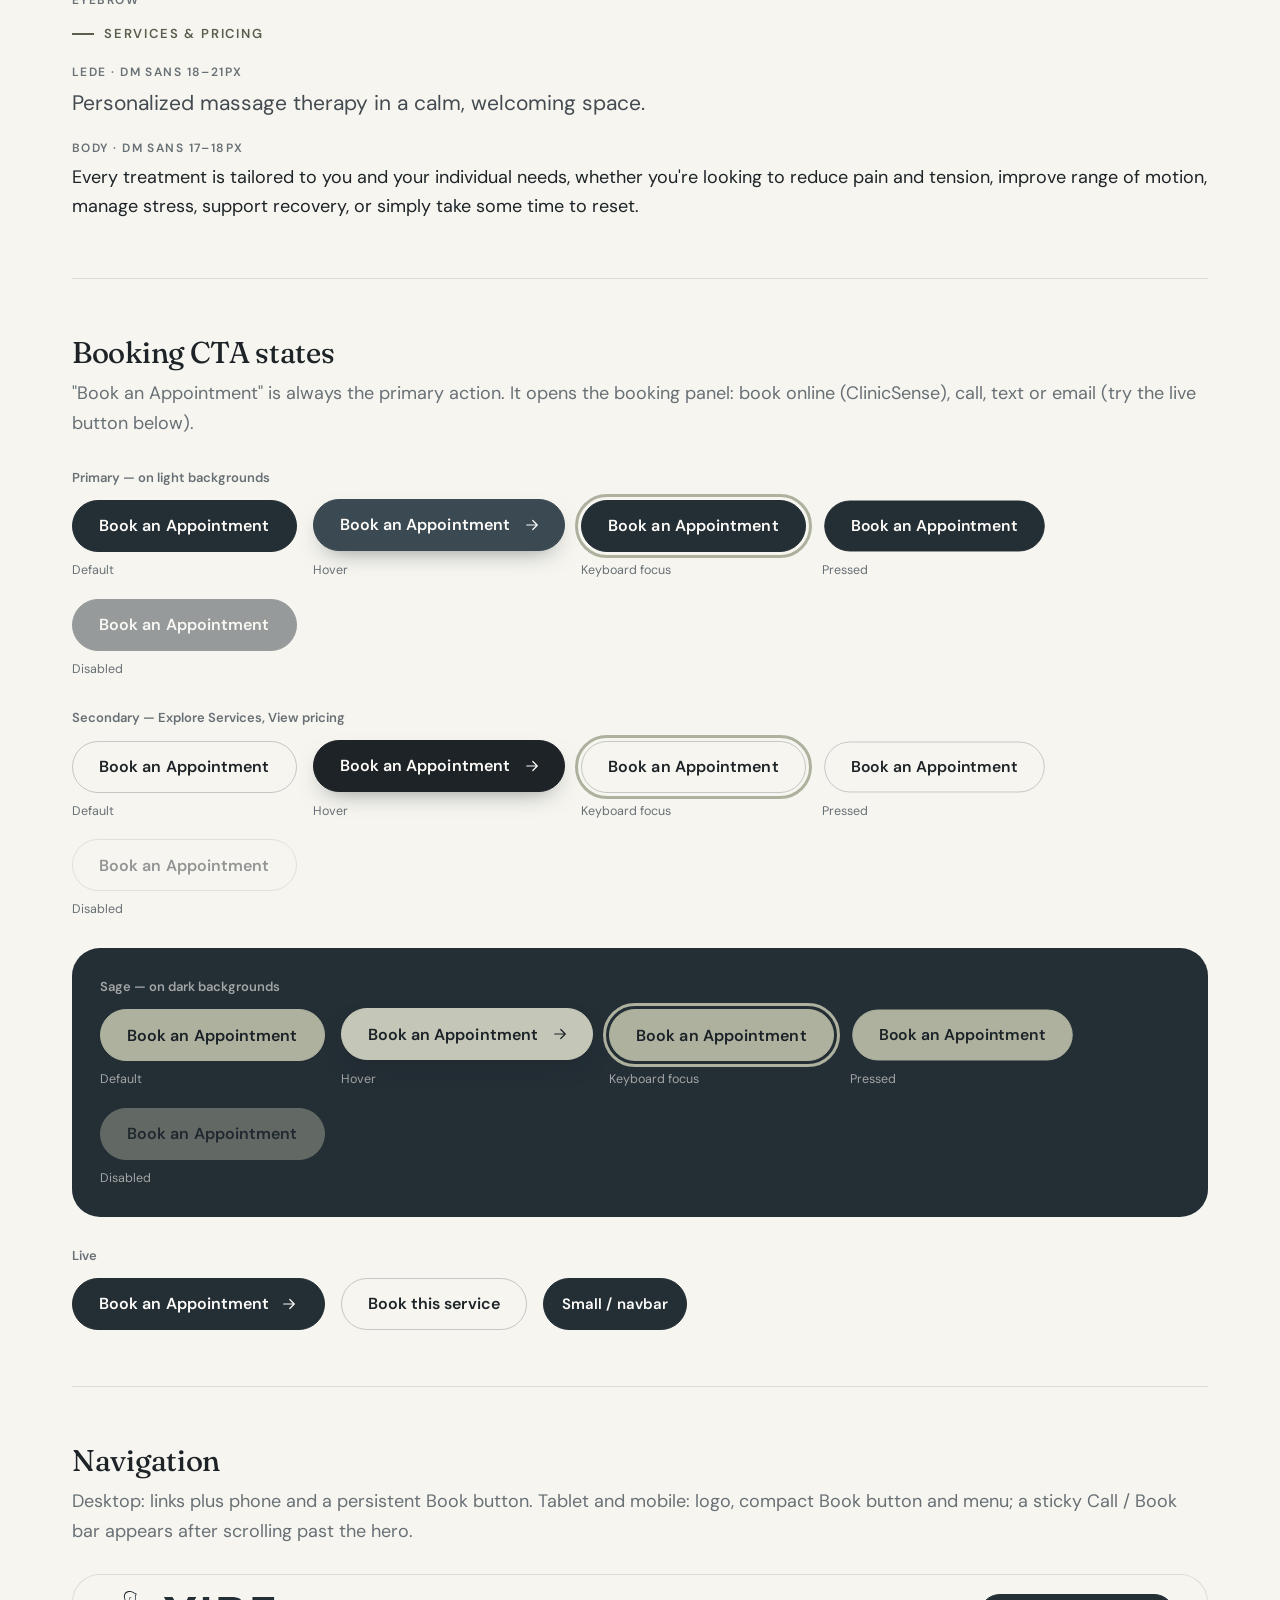
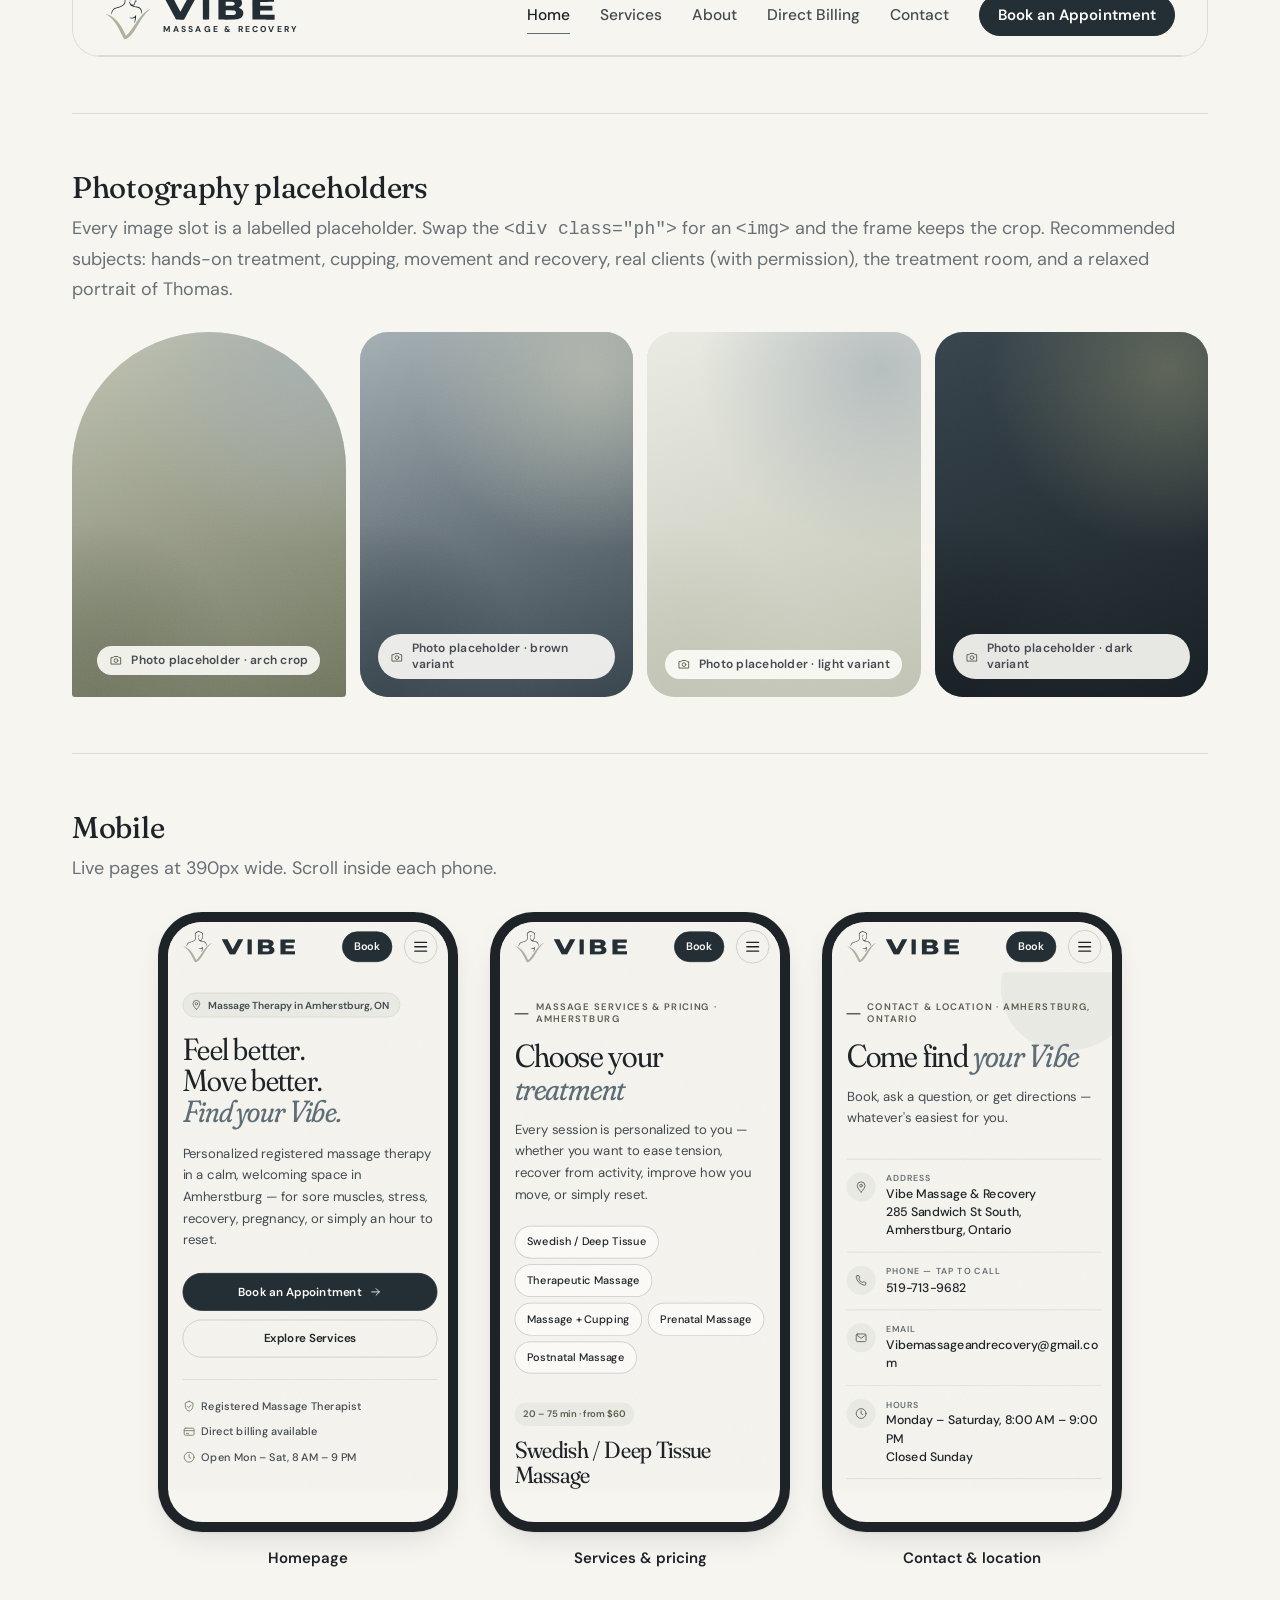
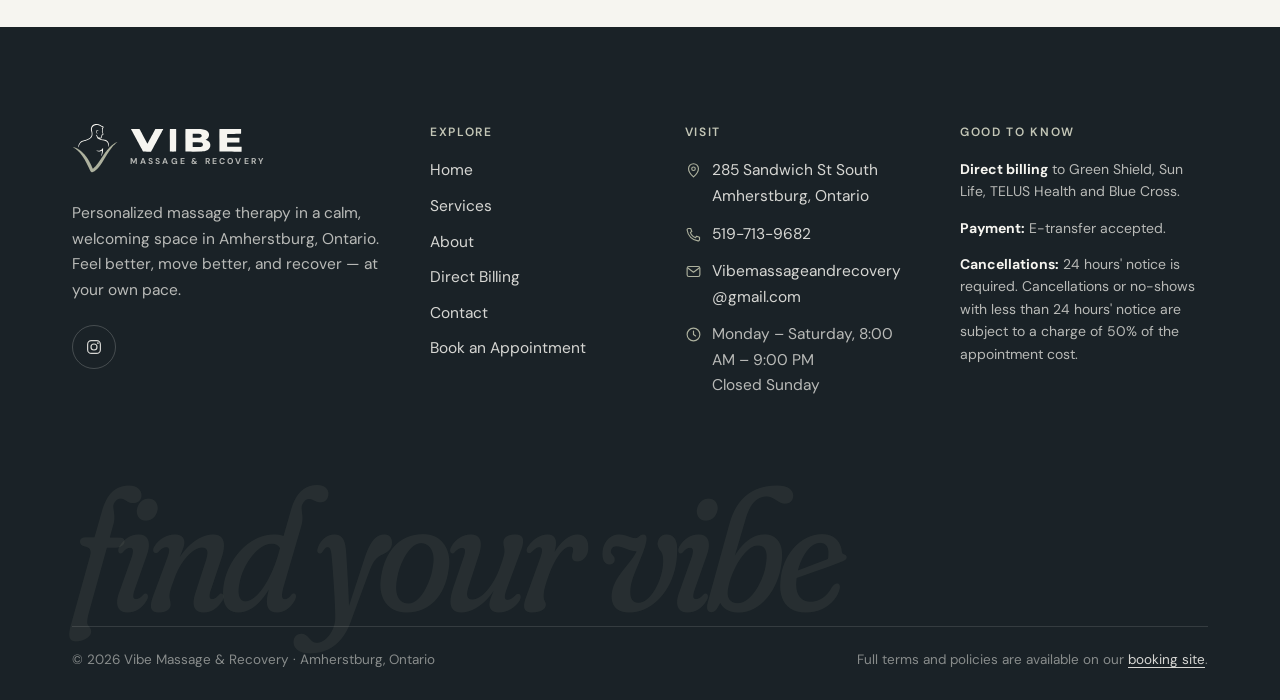
<file: styleguide.html>
<!doctype html>
<html lang="en-CA" class="no-js">
<head>
  <meta charset="utf-8">
  <meta name="viewport" content="width=device-width, initial-scale=1, viewport-fit=cover">
  <title>Style Guide | Vibe Massage & Recovery</title>
  <meta name="description" content="Design system for the Vibe Massage & Recovery website.">
  <meta name="robots" content="noindex, follow">
  <meta name="theme-color" content="#f6f5f0">
  <meta property="og:type" content="website">
  <meta property="og:site_name" content="Vibe Massage &amp; Recovery">
  <meta property="og:title" content="Style Guide | Vibe Massage & Recovery">
  <meta property="og:description" content="Design system for the Vibe Massage & Recovery website.">
  <meta property="og:locale" content="en_CA">
  <meta property="og:url" content="https://www.vibemassageandrecovery.com/styleguide.html">
  <meta property="og:image" content="https://www.vibemassageandrecovery.com/assets/img/og-image.png">
  <meta property="og:image:width" content="1200">
  <meta property="og:image:height" content="630">
  <meta property="og:image:alt" content="Vibe Massage &amp; Recovery logo — registered massage therapy in Amherstburg, Ontario">
  <meta name="twitter:card" content="summary_large_image">
  <link rel="icon" href="assets/img/favicon.svg" type="image/svg+xml">
  <link rel="apple-touch-icon" href="assets/img/apple-touch-icon.png">
  <link rel="preload" href="assets/fonts/fraunces-latin.woff2" as="font" type="font/woff2" crossorigin>
  <link rel="preload" href="assets/fonts/dm-sans-latin.woff2" as="font" type="font/woff2" crossorigin>
  <link rel="stylesheet" href="assets/css/styles.css">
  
</head>
<body data-page="styleguide.html">
<a class="skip-link" href="#main">Skip to content</a>
<svg width="0" height="0" style="position:absolute" aria-hidden="true" focusable="false">
<symbol id="i-phone" viewBox="0 0 24 24" fill="none" stroke="currentColor" stroke-width="1.6" stroke-linecap="round" stroke-linejoin="round"><path d="M5 3.5h3l1.6 4.2-2 1.3a11 11 0 0 0 7.4 7.4l1.3-2 4.2 1.6v3a2 2 0 0 1-2.2 2A17.5 17.5 0 0 1 3 5.7 2 2 0 0 1 5 3.5Z"/></symbol>
<symbol id="i-mail" viewBox="0 0 24 24" fill="none" stroke="currentColor" stroke-width="1.6" stroke-linecap="round" stroke-linejoin="round"><rect x="3" y="5" width="18" height="14" rx="2.5"/><path d="m4 7 8 6 8-6"/></symbol>
<symbol id="i-pin" viewBox="0 0 24 24" fill="none" stroke="currentColor" stroke-width="1.6" stroke-linecap="round" stroke-linejoin="round"><path d="M12 21s-7-6.2-7-11.5a7 7 0 0 1 14 0C19 14.8 12 21 12 21Z"/><circle cx="12" cy="9.5" r="2.5"/></symbol>
<symbol id="i-clock" viewBox="0 0 24 24" fill="none" stroke="currentColor" stroke-width="1.6" stroke-linecap="round" stroke-linejoin="round"><circle cx="12" cy="12" r="9"/><path d="M12 7v5l3 2"/></symbol>
<symbol id="i-arrow" viewBox="0 0 24 24" fill="none" stroke="currentColor" stroke-width="1.6" stroke-linecap="round" stroke-linejoin="round"><path d="M5 12h14M13 6l6 6-6 6"/></symbol>
<symbol id="i-arrow-up-right" viewBox="0 0 24 24" fill="none" stroke="currentColor" stroke-width="1.6" stroke-linecap="round" stroke-linejoin="round"><path d="M7 17 17 7M8 7h9v9"/></symbol>
<symbol id="i-check" viewBox="0 0 24 24" fill="none" stroke="currentColor" stroke-width="1.6" stroke-linecap="round" stroke-linejoin="round"><circle cx="12" cy="12" r="9"/><path d="m8 12.5 2.7 2.7L16.5 9.5"/></symbol>
<symbol id="i-leaf" viewBox="0 0 24 24" fill="none" stroke="currentColor" stroke-width="1.6" stroke-linecap="round" stroke-linejoin="round"><path d="M5 19c0-8 5-14 15-14 0 10-6 15-14 15"/><path d="M5 19c3-4 6-6.5 10-8"/></symbol>
<symbol id="i-calendar" viewBox="0 0 24 24" fill="none" stroke="currentColor" stroke-width="1.6" stroke-linecap="round" stroke-linejoin="round"><rect x="3.5" y="5" width="17" height="15.5" rx="2.5"/><path d="M3.5 10h17M8 3v4M16 3v4"/></symbol>
<symbol id="i-user" viewBox="0 0 24 24" fill="none" stroke="currentColor" stroke-width="1.6" stroke-linecap="round" stroke-linejoin="round"><circle cx="12" cy="8" r="3.8"/><path d="M4.5 20.5c1.2-3.8 4-5.8 7.5-5.8s6.3 2 7.5 5.8"/></symbol>
<symbol id="i-shield" viewBox="0 0 24 24" fill="none" stroke="currentColor" stroke-width="1.6" stroke-linecap="round" stroke-linejoin="round"><path d="M12 3 5 6v5.5c0 4.5 3 8 7 9.5 4-1.5 7-5 7-9.5V6l-7-3Z"/><path d="m9 12 2.2 2.2L15.5 10"/></symbol>
<symbol id="i-heart" viewBox="0 0 24 24" fill="none" stroke="currentColor" stroke-width="1.6" stroke-linecap="round" stroke-linejoin="round"><path d="M12 20s-7.5-4.6-7.5-10.2A4.3 4.3 0 0 1 12 7a4.3 4.3 0 0 1 7.5 2.8C19.5 15.4 12 20 12 20Z"/></symbol>
<symbol id="i-move" viewBox="0 0 24 24" fill="none" stroke="currentColor" stroke-width="1.6" stroke-linecap="round" stroke-linejoin="round"><path d="M4 17c3 0 4-2 5-5s2-5 5-5h6"/><path d="m17 4 3 3-3 3"/><circle cx="5" cy="17" r="1.5"/></symbol>
<symbol id="i-refresh" viewBox="0 0 24 24" fill="none" stroke="currentColor" stroke-width="1.6" stroke-linecap="round" stroke-linejoin="round"><path d="M20 11a8 8 0 0 0-14.3-4.3L4 8.5"/><path d="M4 4v4.5h4.5"/><path d="M4 13a8 8 0 0 0 14.3 4.3L20 15.5"/><path d="M20 20v-4.5h-4.5"/></symbol>
<symbol id="i-chat" viewBox="0 0 24 24" fill="none" stroke="currentColor" stroke-width="1.6" stroke-linecap="round" stroke-linejoin="round"><path d="M20 12a8 8 0 0 1-11.6 7.1L4 20l1-4A8 8 0 1 1 20 12Z"/><path d="M8.5 11h.01M12 11h.01M15.5 11h.01" stroke-width="2.4"/></symbol>
<symbol id="i-clipboard" viewBox="0 0 24 24" fill="none" stroke="currentColor" stroke-width="1.6" stroke-linecap="round" stroke-linejoin="round"><rect x="5" y="4.5" width="14" height="16.5" rx="2.5"/><path d="M9 4.5V3h6v1.5M8.5 10h7M8.5 13.5h7M8.5 17h4"/></symbol>
<symbol id="i-home" viewBox="0 0 24 24" fill="none" stroke="currentColor" stroke-width="1.6" stroke-linecap="round" stroke-linejoin="round"><path d="M4 11 12 4l8 7"/><path d="M6 9.5V20h12V9.5"/><path d="M10 20v-5h4v5"/></symbol>
<symbol id="i-car" viewBox="0 0 24 24" fill="none" stroke="currentColor" stroke-width="1.6" stroke-linecap="round" stroke-linejoin="round"><path d="M5 16V11l2-5h10l2 5v5"/><path d="M4 16h16v2.5H4z"/><circle cx="7.5" cy="13" r=".6"/><circle cx="16.5" cy="13" r=".6"/></symbol>
<symbol id="i-door" viewBox="0 0 24 24" fill="none" stroke="currentColor" stroke-width="1.6" stroke-linecap="round" stroke-linejoin="round"><path d="M3 21h18"/><path d="M6 21V4h12v17"/><circle cx="14.5" cy="12.5" r=".8"/></symbol>
<symbol id="i-card" viewBox="0 0 24 24" fill="none" stroke="currentColor" stroke-width="1.6" stroke-linecap="round" stroke-linejoin="round"><rect x="3" y="5.5" width="18" height="13" rx="2.5"/><path d="M3 10h18M7 15h4"/></symbol>
<symbol id="i-camera" viewBox="0 0 24 24" fill="none" stroke="currentColor" stroke-width="1.6" stroke-linecap="round" stroke-linejoin="round"><path d="M4 8h3l1.5-2h7L17 8h3v11H4z"/><circle cx="12" cy="13" r="3.2"/></symbol>
<symbol id="i-info" viewBox="0 0 24 24" fill="none" stroke="currentColor" stroke-width="1.6" stroke-linecap="round" stroke-linejoin="round"><circle cx="12" cy="12" r="9"/><path d="M12 11v5.5M12 7.8h.01" stroke-width="2"/></symbol>
<symbol id="i-close" viewBox="0 0 24 24" fill="none" stroke="currentColor" stroke-width="1.6" stroke-linecap="round" stroke-linejoin="round"><path d="M6 6l12 12M18 6 6 18"/></symbol>
<symbol id="i-sparkle" viewBox="0 0 24 24" fill="none" stroke="currentColor" stroke-width="1.6" stroke-linecap="round" stroke-linejoin="round"><path d="M12 3.5c.6 4.2 2.3 5.9 6.5 6.5-4.2.6-5.9 2.3-6.5 6.5-.6-4.2-2.3-5.9-6.5-6.5 4.2-.6 5.9-2.3 6.5-6.5Z"/><path d="M18.5 16.5c.3 1.6.9 2.2 2.5 2.5-1.6.3-2.2.9-2.5 2.5-.3-1.6-.9-2.2-2.5-2.5 1.6-.3 2.2-.9 2.5-2.5Z"/></symbol>
<symbol id="i-instagram" viewBox="0 0 24 24" fill="none" stroke="currentColor" stroke-width="1.6" stroke-linecap="round" stroke-linejoin="round"><rect x="3.5" y="3.5" width="17" height="17" rx="5"/><circle cx="12" cy="12" r="4"/><path d="M17.2 6.8h.01" stroke-width="2.4"/></symbol>
<symbol id="i-facebook" viewBox="0 0 24 24" fill="none" stroke="currentColor" stroke-width="1.6" stroke-linecap="round" stroke-linejoin="round"><path d="M14.5 21v-7.5h2.6l.4-3h-3V8.6c0-.9.3-1.5 1.6-1.5h1.6V4.4a21 21 0 0 0-2.4-.1c-2.4 0-4 1.4-4 4.1v2.1H8.7v3h2.6V21"/></symbol>
</svg>
<header class="site-header">
  <div class="container nav">
    <a class="brand" href="index.html" aria-label="Vibe Massage &amp; Recovery — home">
  <img class="brand__mark" src="assets/img/logo-mark.svg" alt="" width="304" height="327">
  <span class="brand__text"><img class="brand__name" src="assets/img/logo-wordmark.svg" alt="" width="331" height="71"><span class="brand__sub">Massage &amp; Recovery</span></span>
</a>
    <nav class="nav__links" aria-label="Main">
      <a href="index.html">Home</a>
      <a href="services.html">Services</a>
      <a href="about.html">About</a>
      <a href="billing.html">Direct Billing</a>
      <a href="contact.html">Contact</a>
    </nav>
    <a class="nav__phone" href="tel:+15197139682"><svg aria-hidden="true"><use href="#i-phone"/></svg>519-713-9682</a>
    <a class="btn btn--sm nav__book" href="https://vibemassagerecovery.clinicsense.com/book/" target="_blank" rel="noopener" data-book><span class="long">Book an Appointment</span><span class="short">Book</span></a>
    <button class="menu-toggle" type="button" aria-controls="mobile-menu" aria-expanded="false" aria-label="Open menu"><span></span></button>
  </div>
</header>
<div class="mobile-menu" id="mobile-menu">
  <nav aria-label="Mobile">
    <a href="index.html">Home<svg aria-hidden="true"><use href="#i-arrow"/></svg></a>
    <a href="services.html">Services<svg aria-hidden="true"><use href="#i-arrow"/></svg></a>
    <a href="about.html">About<svg aria-hidden="true"><use href="#i-arrow"/></svg></a>
    <a href="billing.html">Direct Billing<svg aria-hidden="true"><use href="#i-arrow"/></svg></a>
    <a href="contact.html">Contact<svg aria-hidden="true"><use href="#i-arrow"/></svg></a>
  </nav>
  <a class="btn btn--block" href="https://vibemassagerecovery.clinicsense.com/book/" target="_blank" rel="noopener" data-book>Book an Appointment <svg aria-hidden="true"><use href="#i-arrow"/></svg></a>
  <div class="mobile-menu__contact">
    <a href="tel:+15197139682"><svg aria-hidden="true"><use href="#i-phone"/></svg>519-713-9682</a>
    <a href="mailto:Vibemassageandrecovery@gmail.com"><svg aria-hidden="true"><use href="#i-mail"/></svg>Vibemassageandrecovery@gmail.com</a>
    <a href="https://www.google.com/maps/place/Vibe+massage+%26+recovery/@42.1010026,-83.108363,17z/data=!4m6!3m5!1s0x883b3d0024126b07:0x74165e81e0e4bbe8!8m2!3d42.1010026!4d-83.108363!16s%2Fg%2F11zdyxsmyl" target="_blank" rel="noopener"><svg aria-hidden="true"><use href="#i-pin"/></svg>285 Sandwich St South, Amherstburg</a>
  </div>
</div>
<main id="main">

<style>
  .sg-section { padding-block: 56px; border-top: 1px solid var(--line); }
  .sg-section:first-of-type { border-top: 0; }
  .sg-section > h2 { margin-bottom: 8px; }
  .sg-section > p.muted { margin-bottom: 28px; }
  .sg-swatches { display: grid; grid-template-columns: repeat(auto-fill, minmax(150px, 1fr)); gap: 14px; }
  .sg-swatch { border-radius: var(--radius); overflow: hidden; border: 1px solid var(--line); background: var(--white); }
  .sg-swatch div { height: 96px; }
  .sg-swatch p { padding: 10px 12px; font-size: 13px; line-height: 1.4; margin: 0; }
  .sg-swatch strong { display: block; font-size: 14px; }
  .sg-type > * + * { margin-top: 18px; }
  .sg-type small { display: block; font-size: 12px; letter-spacing: .12em; text-transform: uppercase; color: var(--ink-3); font-weight: 600; margin-bottom: 4px; }
  .sg-states + .sg-states { margin-top: 28px; }
  .sg-label { display: block; font-size: 13px; font-weight: 600; color: var(--ink-3); margin-bottom: 12px; }
  .sg-row { display: flex; flex-wrap: wrap; gap: 18px 16px; }
  .sg-row figure { margin: 0; display: grid; gap: 8px; justify-items: start; }
  .sg-row figcaption { font-size: 12.5px; color: var(--ink-3); }
  .sg-dark { background: var(--brown-900); border-radius: var(--radius-lg); padding: 28px; margin-top: 28px; }
  .sg-dark .sg-label, .sg-dark figcaption { color: rgba(246,245,240,.6); }
  .sg-nav { overflow-x: auto; border: 1px solid var(--line); border-radius: var(--radius-lg); overflow: hidden; background: var(--paper); }
  .sg-nav .site-header { position: relative; }
  .sg-phones { display: flex; gap: 32px; flex-wrap: wrap; justify-content: center; }
  .sg-phone { width: 300px; flex: none; }
  .sg-phone__frame { width: 300px; height: 620px; border-radius: 44px; background: var(--ink); padding: 10px; box-shadow: var(--shadow-soft); }
  .sg-phone__screen { width: 100%; height: 100%; border-radius: 34px; overflow: hidden; background: var(--paper); position: relative; }
  .sg-phone iframe { width: 390px; height: 780px; border: 0; transform: scale(.7282); transform-origin: 0 0; }
  .sg-phone p { text-align: center; font-weight: 600; margin-top: 14px; font-size: 15px; }
  .sg-note { font-size: 14px; }
</style>

<section class="page-hero" style="padding-bottom:24px">
  <div class="container">
    <p class="eyebrow">Design system</p>
    <h1 class="display">Vibe <em>style guide</em></h1>
    <p class="lede">The building blocks behind the site: colour, type, buttons and their states, navigation, and mobile layouts. Not linked from the public navigation.</p>
    <p class="note sg-note" style="max-width:720px"><svg aria-hidden="true"><use href="#i-info"/></svg><span>Colours are matched to the official logo (charcoal and sage) and live as tokens in <code>assets/css/styles.css</code>. Change a token and the whole site updates.</span></p>
  </div>
</section>

<div class="container">
  <section class="sg-section">
    <h2 class="h3">Colour</h2>
    <p class="muted">Brown anchors, sage accents, near-black for text, on a light neutral with a hint of green (deliberately not beige).</p>
    <div class="sg-swatches">
      <div class="sg-swatch"><div style="background:var(--brown-900)"></div><p><strong>Charcoal</strong>#242e35 · <code>--brown-900</code><br><span class="muted">Primary buttons, dark sections</span></p></div><div class="sg-swatch"><div style="background:var(--brown-700)"></div><p><strong>Slate</strong>#3b4952 · <code>--brown-700</code><br><span class="muted">Hover states</span></p></div><div class="sg-swatch"><div style="background:var(--brown-500)"></div><p><strong>Steel</strong>#5f6e77 · <code>--brown-500</code><br><span class="muted">Italic accents</span></p></div><div class="sg-swatch"><div style="background:var(--sage-600)"></div><p><strong>Sage</strong>#787d67 · <code>--sage-600</code><br><span class="muted">Icons, eyebrows</span></p></div><div class="sg-swatch"><div style="background:var(--sage-400)"></div><p><strong>Logo sage</strong>#adb19e · <code>--sage-400</code><br><span class="muted">Logo V, accent buttons, focus ring</span></p></div><div class="sg-swatch"><div style="background:var(--sage-100)"></div><p><strong>Sage mist</strong>#ebece5 · <code>--sage-100</code><br><span class="muted">Section backgrounds</span></p></div><div class="sg-swatch"><div style="background:var(--ink)"></div><p><strong>Ink</strong>#1d2327 · <code>--ink</code><br><span class="muted">Headings & body text</span></p></div><div class="sg-swatch"><div style="background:var(--paper)"></div><p><strong>Paper</strong>#f6f5f0 · <code>--paper</code><br><span class="muted">Page background</span></p></div>
    </div>
  </section>

  <section class="sg-section sg-type">
    <h2 class="h3">Typography</h2>
    <p class="muted">Fraunces (soft, editorial serif) for headings; DM Sans for body text and UI. Body text never drops below 15px.</p>
    <div><small>Display · Fraunces 380</small><p class="display" style="font-size:clamp(40px,7vw,72px)">Feel better. <em>Find your Vibe.</em></p></div>
    <div><small>Heading 2 · Fraunces 400</small><p class="h2" style="margin:0">Treatments tailored <em>to you</em></p></div>
    <div><small>Heading 3</small><p class="h3">Swedish / Deep Tissue Massage</p></div>
    <div><small>Eyebrow</small><p class="eyebrow" style="margin:0">Services &amp; pricing</p></div>
    <div><small>Lede · DM Sans 18–21px</small><p class="lede">Personalized massage therapy in a calm, welcoming space.</p></div>
    <div><small>Body · DM Sans 17–18px</small><p>Every treatment is tailored to you and your individual needs, whether you're looking to reduce pain and tension, improve range of motion, manage stress, support recovery, or simply take some time to reset.</p></div>
  </section>

  <section class="sg-section">
    <h2 class="h3">Booking CTA states</h2>
    <p class="muted">"Book an Appointment" is always the primary action. It opens the booking panel: book online (ClinicSense), call, text or email (try the live button below).</p>
    <div class="sg-states">
  <span class="sg-label">Primary — on light backgrounds</span>
  <div class="sg-row">
    <figure><a class="btn " href="#" onclick="return false">Book an Appointment</a><figcaption>Default</figcaption></figure>
    <figure><a class="btn  is-hover" href="#" onclick="return false">Book an Appointment <svg aria-hidden="true"><use href="#i-arrow"/></svg></a><figcaption>Hover</figcaption></figure>
    <figure><a class="btn  is-focus" href="#" onclick="return false">Book an Appointment</a><figcaption>Keyboard focus</figcaption></figure>
    <figure><a class="btn  is-active" href="#" onclick="return false">Book an Appointment</a><figcaption>Pressed</figcaption></figure>
    <figure><a class="btn  is-disabled" href="#" onclick="return false">Book an Appointment</a><figcaption>Disabled</figcaption></figure>
  </div>
</div>
    <div class="sg-states">
  <span class="sg-label">Secondary — Explore Services, View pricing</span>
  <div class="sg-row">
    <figure><a class="btn btn--secondary" href="#" onclick="return false">Book an Appointment</a><figcaption>Default</figcaption></figure>
    <figure><a class="btn btn--secondary is-hover" href="#" onclick="return false">Book an Appointment <svg aria-hidden="true"><use href="#i-arrow"/></svg></a><figcaption>Hover</figcaption></figure>
    <figure><a class="btn btn--secondary is-focus" href="#" onclick="return false">Book an Appointment</a><figcaption>Keyboard focus</figcaption></figure>
    <figure><a class="btn btn--secondary is-active" href="#" onclick="return false">Book an Appointment</a><figcaption>Pressed</figcaption></figure>
    <figure><a class="btn btn--secondary is-disabled" href="#" onclick="return false">Book an Appointment</a><figcaption>Disabled</figcaption></figure>
  </div>
</div>
    <div class="sg-dark">
      <div class="sg-states">
  <span class="sg-label">Sage — on dark backgrounds</span>
  <div class="sg-row">
    <figure><a class="btn btn--sage" href="#" onclick="return false">Book an Appointment</a><figcaption>Default</figcaption></figure>
    <figure><a class="btn btn--sage is-hover" href="#" onclick="return false">Book an Appointment <svg aria-hidden="true"><use href="#i-arrow"/></svg></a><figcaption>Hover</figcaption></figure>
    <figure><a class="btn btn--sage is-focus" href="#" onclick="return false">Book an Appointment</a><figcaption>Keyboard focus</figcaption></figure>
    <figure><a class="btn btn--sage is-active" href="#" onclick="return false">Book an Appointment</a><figcaption>Pressed</figcaption></figure>
    <figure><a class="btn btn--sage is-disabled" href="#" onclick="return false">Book an Appointment</a><figcaption>Disabled</figcaption></figure>
  </div>
</div>
    </div>
    <div class="sg-states" style="margin-top:28px">
      <span class="sg-label">Live</span>
      <div class="sg-row">
        <a class="btn" href="https://vibemassagerecovery.clinicsense.com/book/" target="_blank" rel="noopener" data-book>Book an Appointment <svg aria-hidden="true"><use href="#i-arrow"/></svg></a>
        <a class="btn btn--secondary" href="https://vibemassagerecovery.clinicsense.com/book/" target="_blank" rel="noopener" data-book data-service="Massage + Cupping">Book this service</a>
        <a class="btn btn--sm" href="https://vibemassagerecovery.clinicsense.com/book/" target="_blank" rel="noopener" data-book>Small / navbar</a>
      </div>
    </div>
  </section>

  <section class="sg-section">
    <h2 class="h3">Navigation</h2>
    <p class="muted">Desktop: links plus phone and a persistent Book button. Tablet and mobile: logo, compact Book button and menu; a sticky Call / Book bar appears after scrolling past the hero.</p>
    <div class="sg-nav">
      <div class="site-header is-scrolled"><div class="container nav" style="max-width:none">
        <a class="brand" href="#" aria-label="Vibe Massage &amp; Recovery — home">
  <img class="brand__mark" src="assets/img/logo-mark.svg" alt="" width="304" height="327">
  <span class="brand__text"><img class="brand__name" src="assets/img/logo-wordmark.svg" alt="" width="331" height="71"><span class="brand__sub">Massage &amp; Recovery</span></span>
</a>
        <nav class="nav__links" aria-label="Example" style="display:flex">
          <a href="#" aria-current="page">Home</a><a href="#">Services</a><a href="#">About</a><a href="#">Direct Billing</a><a href="#">Contact</a>
        </nav>
        <a class="btn btn--sm" href="#" onclick="return false">Book an Appointment</a>
      </div></div>
    </div>
  </section>

  <section class="sg-section">
    <h2 class="h3">Photography placeholders</h2>
    <p class="muted">Every image slot is a labelled placeholder. Swap the <code>&lt;div class="ph"&gt;</code> for an <code>&lt;img&gt;</code> and the frame keeps the crop. Recommended subjects: hands-on treatment, cupping, movement and recovery, real clients (with permission), the treatment room, and a relaxed portrait of Thomas.</p>
    <div class="sg-swatches" style="grid-template-columns:repeat(auto-fill,minmax(220px,1fr))">
      <div class="frame frame--arch ratio-3x4"><div class="ph" role="img" aria-label="arch crop"><span class="ph__label"><svg aria-hidden="true"><use href="#i-camera"/></svg>Photo placeholder · arch crop</span></div></div>
      <div class="frame ratio-3x4"><div class="ph ph--brown" role="img" aria-label="brown variant"><span class="ph__label"><svg aria-hidden="true"><use href="#i-camera"/></svg>Photo placeholder · brown variant</span></div></div>
      <div class="frame ratio-3x4"><div class="ph ph--light" role="img" aria-label="light variant"><span class="ph__label"><svg aria-hidden="true"><use href="#i-camera"/></svg>Photo placeholder · light variant</span></div></div>
      <div class="frame ratio-3x4"><div class="ph ph--dark" role="img" aria-label="dark variant"><span class="ph__label"><svg aria-hidden="true"><use href="#i-camera"/></svg>Photo placeholder · dark variant</span></div></div>
    </div>
  </section>

  <section class="sg-section">
    <h2 class="h3">Mobile</h2>
    <p class="muted">Live pages at 390px wide. Scroll inside each phone.</p>
    <div class="sg-phones">
      <div class="sg-phone"><div class="sg-phone__frame"><div class="sg-phone__screen"><iframe src="index.html" title="Mobile homepage" loading="lazy"></iframe></div></div><p>Homepage</p></div>
      <div class="sg-phone"><div class="sg-phone__frame"><div class="sg-phone__screen"><iframe src="services.html" title="Mobile services page" loading="lazy"></iframe></div></div><p>Services &amp; pricing</p></div>
      <div class="sg-phone"><div class="sg-phone__frame"><div class="sg-phone__screen"><iframe src="contact.html" title="Mobile contact page" loading="lazy"></iframe></div></div><p>Contact &amp; location</p></div>
    </div>
  </section>
</div>

</main>
<footer class="site-footer">
  <div class="container">
    <div class="footer__grid">
      <div class="footer__brand">
        <a class="brand" href="index.html" aria-label="Vibe Massage &amp; Recovery — home">
  <img class="brand__mark" src="assets/img/logo-mark-light.svg" alt="" width="304" height="327" loading="lazy" decoding="async">
  <span class="brand__text"><img class="brand__name" src="assets/img/logo-wordmark-light.svg" alt="" width="331" height="71" loading="lazy" decoding="async"><span class="brand__sub">Massage &amp; Recovery</span></span>
</a>
        <p>Personalized massage therapy in a calm, welcoming space in Amherstburg, Ontario. Feel better, move better, and recover — at your own pace.</p>
        <div class="social">
          <a href="https://www.instagram.com/vibemassagenrecovery/" target="_blank" rel="noopener me" aria-label="Vibe Massage &amp; Recovery on Instagram"><svg aria-hidden="true"><use href="#i-instagram"/></svg></a>
        </div>
      </div>
      <div>
        <p class="footer__h">Explore</p>
        <ul class="footer__links">
          <li><a href="index.html">Home</a></li>
          <li><a href="services.html">Services</a></li>
          <li><a href="about.html">About</a></li>
          <li><a href="billing.html">Direct Billing</a></li>
          <li><a href="contact.html">Contact</a></li>
          <li><a href="https://vibemassagerecovery.clinicsense.com/book/" target="_blank" rel="noopener" data-book>Book an Appointment</a></li>
        </ul>
      </div>
      <div>
        <p class="footer__h">Visit</p>
        <ul class="footer__contact">
          <li><svg aria-hidden="true"><use href="#i-pin"/></svg><a href="https://www.google.com/maps/place/Vibe+massage+%26+recovery/@42.1010026,-83.108363,17z/data=!4m6!3m5!1s0x883b3d0024126b07:0x74165e81e0e4bbe8!8m2!3d42.1010026!4d-83.108363!16s%2Fg%2F11zdyxsmyl" target="_blank" rel="noopener">285 Sandwich St South<br>Amherstburg, Ontario</a></li>
          <li><svg aria-hidden="true"><use href="#i-phone"/></svg><a href="tel:+15197139682">519-713-9682</a></li>
          <li><svg aria-hidden="true"><use href="#i-mail"/></svg><a href="mailto:Vibemassageandrecovery@gmail.com" style="overflow-wrap:anywhere">Vibemassageandrecovery@gmail.com</a></li>
          <li><svg aria-hidden="true"><use href="#i-clock"/></svg><span>Monday – Saturday, 8:00 AM – 9:00 PM<br>Closed Sunday</span></li>
        </ul>
      </div>
      <div class="footer__policy">
        <p class="footer__h">Good to know</p>
        <p><strong style="color:var(--paper)">Direct billing</strong> to Green Shield, Sun Life, TELUS Health and Blue Cross.</p>
        <p><strong style="color:var(--paper)">Payment:</strong> E-transfer accepted.</p>
        <p><strong style="color:var(--paper)">Cancellations:</strong> 24 hours' notice is required. Cancellations or no-shows with less than 24 hours' notice are subject to a charge of 50% of the appointment cost.</p>
      </div>
    </div>
    <div class="footer__wordmark" aria-hidden="true" data-text="find your vibe"></div>
    <div class="footer__bottom">
      <span>© <span data-year>2026</span> Vibe Massage &amp; Recovery · Amherstburg, Ontario</span>
      <span>Full terms and policies are available on our <a href="https://vibemassagerecovery.clinicsense.com/book/" target="_blank" rel="noopener">booking site</a>.</span>
    </div>
  </div>
</footer>
<div class="action-bar" aria-label="Quick actions">
  <a class="btn btn--secondary" href="tel:+15197139682" aria-label="Call 519-713-9682"><svg aria-hidden="true"><use href="#i-phone"/></svg> Call</a>
  <a class="btn" href="https://vibemassagerecovery.clinicsense.com/book/" target="_blank" rel="noopener" data-book>Book an Appointment</a>
</div>
<dialog class="book-dialog" id="book-dialog" aria-labelledby="book-dialog-title">
  <div class="book-dialog__head">
    <button class="book-dialog__close" type="button" data-close aria-label="Close"><svg aria-hidden="true"><use href="#i-close"/></svg></button>
    <h2 class="h3" id="book-dialog-title">Book an Appointment</h2>
    <p>Pick the easiest way to reach us and we'll find a time that works.</p>
    <p class="book-dialog__service" data-book-service hidden><svg aria-hidden="true"><use href="#i-leaf"/></svg><span></span></p>
  </div>
  <div class="book-dialog__body">
    <div class="book-dialog__options">
      <a class="book-opt book-opt--primary" href="https://vibemassagerecovery.clinicsense.com/book/" target="_blank" rel="noopener">
        <span class="ci"><svg aria-hidden="true"><use href="#i-calendar"/></svg></span>
        <span><strong>Book online</strong><span>Choose your service and time</span></span>
        <svg aria-hidden="true"><use href="#i-arrow-up-right"/></svg>
      </a>
      <a class="book-opt" href="tel:+15197139682">
        <span class="ci"><svg aria-hidden="true"><use href="#i-phone"/></svg></span>
        <span><strong>Call</strong><span>519-713-9682</span></span>
        <svg aria-hidden="true"><use href="#i-arrow"/></svg>
      </a>
      <a class="book-opt" href="sms:+15197139682">
        <span class="ci"><svg aria-hidden="true"><use href="#i-chat"/></svg></span>
        <span><strong>Text</strong><span>519-713-9682</span></span>
        <svg aria-hidden="true"><use href="#i-arrow"/></svg>
      </a>
      <a class="book-opt" href="mailto:Vibemassageandrecovery@gmail.com?subject=Appointment%20request">
        <span class="ci"><svg aria-hidden="true"><use href="#i-mail"/></svg></span>
        <span><strong>Email</strong><span>Vibemassageandrecovery@gmail.com</span></span>
        <svg aria-hidden="true"><use href="#i-arrow"/></svg>
      </a>
    </div>
    <div class="book-dialog__fine">
      <p><strong>After booking,</strong> a health history form will be emailed or texted to you. Please complete the form before your appointment.</p>
      <p><strong>Payment:</strong> E-transfer accepted. Direct billing available.</p>
      <p><strong>Cancellations:</strong> 24 hours' notice is required. Cancellations or no-shows with less than 24 hours' notice are subject to a charge of 50% of the appointment cost.</p>
    </div>
  </div>
</dialog>
<script src="assets/js/main.js" defer></script>
</body>
</html>
</file>
<file: assets/css/styles.css>
/* ==========================================================================
   Vibe Massage & Recovery — site styles
   Mobile-first. Colour tokens live in :root and are matched to the official
   logo: --brown-* is the logo's charcoal, --sage-* its sage green.
   ========================================================================== */

/* ---------- Fonts (self-hosted, SIL Open Font License; latin subset) ---------- */
@font-face { font-family: "DM Sans"; font-style: normal; font-weight: 100 1000; font-display: swap; src: url("../fonts/dm-sans-latin.woff2") format("woff2"); }
@font-face { font-family: "Fraunces"; font-style: normal; font-weight: 300 600; font-display: swap; src: url("../fonts/fraunces-latin.woff2") format("woff2"); }
@font-face { font-family: "Fraunces"; font-style: italic; font-weight: 300 600; font-display: swap; src: url("../fonts/fraunces-italic-latin.woff2") format("woff2"); }

:root {
  /* Brand */
  --brown-950: #1a2227;
  --brown-900: #242e35;
  --brown-700: #3b4952;
  --brown-500: #5f6e77;
  --brown-300: #a9b3b8;
  --sage-700: #5a5f4d;
  --sage-600: #787d67;
  --sage-400: #adb19e;
  --sage-300: #c4c7b7;
  --sage-200: #d9dbcf;
  --sage-100: #ebece5;

  /* Neutrals (kept slightly green-grey rather than beige) */
  --ink: #1d2327;
  --ink-2: #444b50;
  --ink-3: #687075;
  --paper: #f6f5f0;
  --paper-2: #eeede6;
  --white: #fdfcf9;
  --line: rgba(29, 35, 39, 0.12);
  --line-strong: rgba(29, 35, 39, 0.22);

  /* Type */
  --font-display: "Fraunces", "Iowan Old Style", Georgia, serif;
  --font-body: "DM Sans", system-ui, -apple-system, "Segoe UI", sans-serif;

  /* Shape & rhythm */
  --radius-sm: 10px;
  --radius: 16px;
  --radius-lg: 28px;
  --gutter: 20px;
  --max: 1200px;
  --section: clamp(64px, 10vw, 128px);
  --header-h: 68px;

  --shadow-soft: 0 1px 2px rgba(26, 34, 39, 0.06), 0 12px 32px -12px rgba(26, 34, 39, 0.18);
  --ease: cubic-bezier(0.22, 0.61, 0.36, 1);

  --grain: url("data:image/svg+xml,%3Csvg xmlns='http://www.w3.org/2000/svg' width='160' height='160'%3E%3Cfilter id='n'%3E%3CfeTurbulence type='fractalNoise' baseFrequency='.9' numOctaves='2' stitchTiles='stitch'/%3E%3CfeColorMatrix values='0 0 0 0 0 0 0 0 0 0 0 0 0 0 0 0 0 0 .55 0'/%3E%3C/filter%3E%3Crect width='100%25' height='100%25' filter='url(%23n)'/%3E%3C/svg%3E");
}

@media (min-width: 768px) {
  :root { --gutter: 32px; --header-h: 80px; }
}

/* ---------- Reset / base ---------- */
*, *::before, *::after { box-sizing: border-box; }
html { -webkit-text-size-adjust: 100%; scroll-behavior: smooth; scroll-padding-top: calc(var(--header-h) + 16px); }
body {
  margin: 0;
  background: var(--paper);
  color: var(--ink);
  font-family: var(--font-body);
  font-size: 17px;
  line-height: 1.65;
  -webkit-font-smoothing: antialiased;
  text-rendering: optimizeLegibility;
  overflow-x: hidden;
}
@media (min-width: 768px) { body { font-size: 18px; } }
body::before { /* subtle paper texture */
  content: ""; position: fixed; inset: 0; pointer-events: none; z-index: 100;
  background-image: var(--grain); opacity: 0.035; mix-blend-mode: multiply;
}
img, svg { display: block; max-width: 100%; }
a { color: inherit; }
p { margin: 0 0 1em; }
p:last-child { margin-bottom: 0; }
ul { margin: 0; padding: 0; list-style: none; }
h1, h2, h3, h4 { margin: 0; font-weight: 400; }
button { font: inherit; color: inherit; }
:focus-visible { outline: 3px solid var(--sage-400); outline-offset: 3px; border-radius: 6px; }

.visually-hidden {
  position: absolute !important; width: 1px; height: 1px; overflow: hidden;
  clip: rect(0 0 0 0); white-space: nowrap;
}
.skip-link {
  position: absolute; left: 12px; top: -60px; z-index: 200;
  background: var(--brown-900); color: var(--white); padding: 10px 16px; border-radius: var(--radius-sm);
  text-decoration: none; transition: top .2s;
}
.skip-link:focus { top: 12px; }

/* ---------- Layout ---------- */
.container { width: 100%; max-width: var(--max); margin-inline: auto; padding-inline: var(--gutter); }
.section { padding-block: var(--section); position: relative; }
.section--tight { padding-block: clamp(48px, 7vw, 88px); }
.section--sage { background: var(--sage-100); }
.section--paper2 { background: var(--paper-2); }
.section--dark { background: var(--brown-900); color: var(--paper); }
.section--dark ::selection { background: var(--sage-400); color: var(--ink); }

.grid-2 { display: grid; gap: 40px; }
@media (min-width: 960px) {
  .grid-2 { grid-template-columns: 1fr 1fr; gap: 72px; align-items: center; }
  .grid-2--wide-left { grid-template-columns: 1.15fr 0.85fr; }
  .grid-2--wide-right { grid-template-columns: 0.85fr 1.15fr; }
  .grid-2--top { align-items: start; }
}
/* Media placed in the right column still shows first on small screens */
@media (max-width: 959px) { .grid-2 > .media-first { order: -1; } }

/* ---------- Typography ---------- */
.eyebrow {
  display: inline-flex; align-items: center; gap: 10px;
  font-size: 13px; font-weight: 600; letter-spacing: 0.14em; text-transform: uppercase;
  color: var(--sage-700); margin-bottom: 18px;
}
.eyebrow::before { content: ""; width: 22px; height: 1.5px; background: currentColor; }
.section--dark .eyebrow { color: var(--sage-300); }

.display {
  font-family: var(--font-display);
  font-variation-settings: "SOFT" 60, "opsz" 144;
  font-weight: 380;
  font-size: clamp(42px, 9.5vw, 88px);
  line-height: 1.02;
  letter-spacing: -0.02em;
}
.h2 {
  font-family: var(--font-display);
  font-variation-settings: "SOFT" 50, "opsz" 96;
  font-weight: 400;
  font-size: clamp(32px, 5.4vw, 56px);
  line-height: 1.08;
  letter-spacing: -0.015em;
  margin-bottom: 20px;
}
.h3 {
  font-family: var(--font-display);
  font-variation-settings: "SOFT" 40, "opsz" 48;
  font-weight: 450;
  font-size: clamp(24px, 3vw, 30px);
  line-height: 1.2;
  letter-spacing: -0.01em;
}
.display em, .h2 em, .statement em {
  font-style: italic; color: var(--brown-500);
  font-variation-settings: "SOFT" 100, "opsz" 144;
}
.section--dark .h2 em, .section--dark .statement em { color: var(--sage-300); }
.lede { font-size: clamp(18px, 2vw, 21px); color: var(--ink-2); max-width: 38em; }
.section--dark .lede, .section--dark p { color: rgba(246, 245, 240, 0.78); }
.muted { color: var(--ink-3); }
.small { font-size: 15px; }
.statement {
  font-family: var(--font-display);
  font-variation-settings: "SOFT" 60, "opsz" 96;
  font-size: clamp(28px, 4.2vw, 46px);
  line-height: 1.2;
  letter-spacing: -0.012em;
}
.section-head { max-width: 720px; margin-bottom: clamp(36px, 5vw, 64px); }
.section-head--center { margin-inline: auto; text-align: center; }
.section-head--center .eyebrow::before { display: none; }
.section-head--row { max-width: none; display: flex; flex-wrap: wrap; gap: 20px 40px; align-items: end; justify-content: space-between; }
.section-head--row > div { max-width: 640px; }

/* ---------- Buttons ---------- */
.btn {
  --btn-bg: var(--brown-900); --btn-fg: var(--white); --btn-bd: var(--brown-900);
  display: inline-flex; align-items: center; justify-content: center; gap: 10px;
  min-height: 52px; padding: 14px 26px;
  border-radius: 999px; border: 1.5px solid var(--btn-bd);
  background: var(--btn-bg); color: var(--btn-fg);
  font-weight: 600; font-size: 16px; line-height: 1.1; letter-spacing: 0.005em;
  text-decoration: none; cursor: pointer; white-space: nowrap;
  transition: background-color .25s var(--ease), color .25s var(--ease), border-color .25s var(--ease),
              transform .25s var(--ease), box-shadow .25s var(--ease);
}
.btn svg { width: 18px; height: 18px; flex: none; transition: transform .25s var(--ease); }
.btn:hover, .btn.is-hover { --btn-bg: var(--brown-700); --btn-bd: var(--brown-700); transform: translateY(-1px); box-shadow: 0 10px 24px -12px rgba(26,34,39,.55); }
.btn:hover svg, .btn.is-hover svg { transform: translateX(3px); }
.btn:active, .btn.is-active { transform: translateY(0) scale(.98); box-shadow: none; }
.btn:focus-visible, .btn.is-focus { outline: 3px solid var(--sage-400); outline-offset: 3px; }
.btn[disabled], .btn.is-disabled { opacity: .45; pointer-events: none; }

.btn--secondary { --btn-bg: transparent; --btn-fg: var(--ink); --btn-bd: var(--line-strong); }
.btn--secondary:hover, .btn--secondary.is-hover { --btn-bg: var(--ink); --btn-fg: var(--white); --btn-bd: var(--ink); }
.btn--sage { --btn-bg: var(--sage-400); --btn-fg: var(--brown-950); --btn-bd: var(--sage-400); }
.btn--sage:hover, .btn--sage.is-hover { --btn-bg: var(--sage-300); --btn-bd: var(--sage-300); }
.btn--ghost-light { --btn-bg: transparent; --btn-fg: var(--paper); --btn-bd: rgba(246,245,240,.35); }
.btn--ghost-light:hover, .btn--ghost-light.is-hover { --btn-bg: var(--paper); --btn-fg: var(--brown-900); --btn-bd: var(--paper); }
.btn--sm { min-height: 42px; padding: 10px 18px; font-size: 15px; }
.btn--block { width: 100%; }

.btn-row { display: flex; flex-wrap: wrap; gap: 12px; }
@media (max-width: 479px) { .btn-row--stack .btn { width: 100%; } }

.link-arrow {
  display: inline-flex; align-items: center; gap: 8px;
  font-weight: 600; text-decoration: none; color: var(--brown-700);
  border-bottom: 1.5px solid currentColor; padding-bottom: 2px;
  transition: gap .25s var(--ease), color .25s;
}
.link-arrow svg { width: 16px; height: 16px; }
.link-arrow:hover { gap: 12px; color: var(--ink); }
.section--dark .link-arrow { color: var(--sage-300); }
.section--dark .link-arrow:hover { color: var(--paper); }

/* ---------- Header / navigation ---------- */
.site-header {
  position: sticky; top: 0; z-index: 50;
  background: rgba(246, 245, 240, 0.86);
  backdrop-filter: saturate(1.4) blur(12px); -webkit-backdrop-filter: saturate(1.4) blur(12px);
  border-bottom: 1px solid transparent;
  transition: border-color .3s, background-color .3s;
}
.site-header.is-scrolled { border-bottom-color: var(--line); }
.nav { height: var(--header-h); display: flex; align-items: center; gap: 16px; }
.brand { display: inline-flex; align-items: center; gap: 12px; text-decoration: none; margin-right: auto; min-width: 0; }
.brand__mark { width: auto; height: 50px; flex: none; }
.brand__text { display: flex; flex-direction: column; align-items: flex-start; line-height: 1; min-width: 0; }
.brand__name { display: block; width: auto; height: 24px; }
.brand__sub { font-size: 8.5px; font-weight: 700; letter-spacing: 0.26em; text-transform: uppercase; color: var(--brown-900); margin-top: 6px; white-space: nowrap; }

.nav__links { display: none; }
.nav__links a {
  position: relative; text-decoration: none; font-size: 15.5px; font-weight: 500; color: var(--ink-2);
  padding: 8px 2px; transition: color .2s;
}
.nav__links a::after {
  content: ""; position: absolute; left: 2px; right: 2px; bottom: 2px; height: 1.5px;
  background: var(--brown-500); transform: scaleX(0); transform-origin: left; transition: transform .3s var(--ease);
}
.nav__links a:hover { color: var(--ink); }
.nav__links a:hover::after, .nav__links a[aria-current="page"]::after { transform: scaleX(1); }
.nav__links a[aria-current="page"] { color: var(--ink); }
.nav__phone { display: none; }
.nav__book { padding-inline: 16px; }
.nav__book .long { display: none; }

.menu-toggle {
  width: 46px; height: 46px; flex: none; border-radius: 999px; border: 1.5px solid var(--line-strong);
  background: transparent; cursor: pointer; display: grid; place-items: center;
}
.menu-toggle span, .menu-toggle span::before, .menu-toggle span::after {
  display: block; width: 18px; height: 1.5px; background: var(--ink); border-radius: 2px;
  transition: transform .3s var(--ease), background-color .2s; position: relative;
}
.menu-toggle span::before, .menu-toggle span::after { content: ""; position: absolute; left: 0; }
.menu-toggle span::before { top: -6px; }
.menu-toggle span::after { top: 6px; }
.menu-open .menu-toggle span { background: transparent; }
.menu-open .menu-toggle span::before { transform: translateY(6px) rotate(45deg); }
.menu-open .menu-toggle span::after { transform: translateY(-6px) rotate(-45deg); }

@media (max-width: 400px) {
  .brand__sub { display: none; }
  .brand__name { height: 22px; }
  .brand__mark { height: 44px; }
}

@media (min-width: 1040px) {
  .nav { gap: 28px; }
  .nav__links { display: flex; gap: 26px; }
  .nav__phone { display: inline-flex; align-items: center; gap: 8px; text-decoration: none; font-weight: 600; font-size: 15px; color: var(--ink-2); }
  .nav__phone svg { width: 16px; height: 16px; color: var(--sage-600); }
  .nav__phone:hover { color: var(--ink); }
  .nav__book .long { display: inline; }
  .nav__book .short { display: none; }
  .nav__book { padding-inline: 22px; }
  .menu-toggle { display: none; }
}
@media (min-width: 1040px) and (max-width: 1180px) { .nav__phone { display: none; } }

/* Mobile menu panel */
.mobile-menu {
  position: fixed; inset: var(--header-h) 0 0 0; z-index: 49;
  background: var(--paper); padding: 28px var(--gutter) 40px;
  display: flex; flex-direction: column; gap: 28px; overflow-y: auto;
  opacity: 0; visibility: hidden; transform: translateY(-8px);
  transition: opacity .3s var(--ease), transform .3s var(--ease), visibility 0s .3s;
}
.menu-open .mobile-menu { opacity: 1; visibility: visible; transform: none; transition-delay: 0s; }
.menu-open { overflow: hidden; }
.mobile-menu nav a {
  display: flex; justify-content: space-between; align-items: center;
  font-family: var(--font-display); font-variation-settings: "SOFT" 60, "opsz" 72;
  font-size: 34px; line-height: 1; text-decoration: none; padding: 16px 0; border-bottom: 1px solid var(--line);
}
.mobile-menu nav a svg { width: 22px; height: 22px; color: var(--sage-600); }
.mobile-menu nav a[aria-current="page"] { color: var(--brown-500); font-style: italic; }
.mobile-menu__contact { display: grid; gap: 10px; font-size: 16px; }
.mobile-menu__contact a { display: inline-flex; align-items: center; gap: 10px; text-decoration: none; font-weight: 500; }
.mobile-menu__contact svg { width: 18px; height: 18px; color: var(--sage-600); }
@media (min-width: 1040px) { .mobile-menu { display: none; } }

/* Sticky mobile action bar */
.action-bar {
  position: fixed; left: 0; right: 0; bottom: 0; z-index: 40;
  display: grid; grid-template-columns: auto 1fr; gap: 10px;
  padding: 10px var(--gutter) calc(10px + env(safe-area-inset-bottom));
  background: rgba(246, 245, 240, 0.94); backdrop-filter: blur(12px); -webkit-backdrop-filter: blur(12px);
  border-top: 1px solid var(--line);
  transform: translateY(110%); transition: transform .35s var(--ease);
}
.action-bar.is-visible { transform: none; }
.menu-open .action-bar { transform: translateY(110%); }
.action-bar .btn { min-height: 50px; }
.action-bar .btn--secondary { padding-inline: 18px; }
@media (min-width: 1040px) { .action-bar { display: none; } }
@media (max-width: 1039px) { .site-footer { padding-bottom: 96px !important; } }

/* ---------- Photo placeholders & frames ----------
   To swap in real photography, replace the inner <div class="ph">…</div>
   with <img src="assets/img/your-photo.jpg" alt="…">. The frame keeps the crop. */
.frame { position: relative; overflow: hidden; border-radius: var(--radius-lg); background: var(--sage-200); isolation: isolate; }
.frame > img, .frame > .ph { position: absolute; inset: 0; width: 100%; height: 100%; object-fit: cover; }
.frame--arch { border-radius: 999px 999px var(--radius-lg) var(--radius-lg); }
.frame--pill { border-radius: 999px; }
.ratio-4x5 { aspect-ratio: 4 / 5; }
.ratio-4x3 { aspect-ratio: 4 / 3; }
.ratio-1x1 { aspect-ratio: 1; }
.ratio-3x4 { aspect-ratio: 3 / 4; }
.ratio-16x10 { aspect-ratio: 16 / 10; }

.ph {
  --a: var(--sage-300); --b: var(--sage-600); --c: var(--brown-300);
  background:
    radial-gradient(120% 90% at 85% 10%, color-mix(in srgb, var(--c) 70%, transparent) 0%, transparent 55%),
    radial-gradient(90% 80% at 10% 100%, color-mix(in srgb, var(--b) 85%, transparent) 0%, transparent 60%),
    linear-gradient(160deg, var(--a), var(--b));
  display: flex; align-items: flex-end; padding: 18px;
}
.ph::before { /* soft organic shapes */
  content: ""; position: absolute; inset: 0; z-index: -1; opacity: .5;
  background:
    radial-gradient(closest-side, rgba(255,255,255,.35), transparent) 70% 30% / 60% 55% no-repeat,
    radial-gradient(closest-side, rgba(26,34,39,.18), transparent) 20% 75% / 70% 60% no-repeat;
}
.ph::after { content: ""; position: absolute; inset: 0; background-image: var(--grain); opacity: .14; mix-blend-mode: overlay; pointer-events: none; }
.ph--brown { --a: var(--brown-300); --b: var(--brown-700); --c: var(--sage-300); }
.ph--dark { --a: var(--brown-700); --b: var(--brown-950); --c: var(--sage-600); }
.ph--light { --a: var(--sage-100); --b: var(--sage-300); --c: var(--brown-300); }
.ph__label {
  position: relative; z-index: 1;
  display: inline-flex; align-items: center; gap: 8px; max-width: 100%;
  background: rgba(253, 252, 249, 0.9); color: var(--ink-2);
  font-size: 12px; font-weight: 600; letter-spacing: 0.02em; line-height: 1.3;
  padding: 7px 12px; border-radius: 999px;
}
.ph__label svg { width: 14px; height: 14px; flex: none; color: var(--sage-700); }
.frame--arch .ph { padding-bottom: 22px; justify-content: center; }

/* ---------- Hero ---------- */
.hero { padding-top: clamp(28px, 5vw, 64px); padding-bottom: clamp(48px, 7vw, 96px); position: relative; overflow: hidden; }
.hero__grid { display: grid; gap: 36px; align-items: center; }
@media (min-width: 960px) { .hero__grid { grid-template-columns: 1.1fr 0.9fr; gap: 64px; } }
.hero__location {
  display: inline-flex; align-items: center; gap: 8px; margin-bottom: 22px;
  font-size: 14px; font-weight: 600; color: var(--ink-2);
  padding: 7px 14px 7px 10px; border-radius: 999px; background: var(--sage-100); border: 1px solid var(--sage-200);
  text-decoration: none;
}
.hero__location svg { width: 16px; height: 16px; color: var(--sage-700); }
.hero__location:hover { background: var(--sage-200); }
.hero h1 { margin-bottom: 22px; }
/* Keyword labels that sit inside an H1 (visible, styled as the small label above the headline) */
.display > .eyebrow, .display > .hero__location {
  display: flex; width: fit-content; font-family: var(--font-body); font-variation-settings: normal;
  font-style: normal; line-height: 1.3;
}
.display > .eyebrow { font-size: 13px; font-weight: 600; letter-spacing: 0.14em; }
.display > .hero__location { font-size: 14px; font-weight: 600; letter-spacing: normal; }
.display > .hero__location:hover { background: var(--sage-100); }
.service-row__title a { color: inherit; text-decoration: none; }
.service-row__title a:hover { text-decoration: underline; text-underline-offset: 4px; text-decoration-thickness: 1px; }
.hero .lede { margin-bottom: 30px; }
.hero__facts { display: flex; flex-wrap: wrap; gap: 10px 22px; margin-top: 30px; padding-top: 24px; border-top: 1px solid var(--line); }
.hero__facts li { display: inline-flex; align-items: center; gap: 8px; font-size: 15px; font-weight: 500; color: var(--ink-2); }
.hero__facts svg { width: 18px; height: 18px; color: var(--sage-600); flex: none; }

.hero__media { position: relative; max-width: 520px; width: 100%; margin-inline: auto; }
.hero__media .frame { aspect-ratio: 4 / 3; }
.hero__brand { display: grid; place-items: center; background: var(--sage-100); border: 1px solid var(--sage-200); }
@media (max-width: 959px) { .hero__media:has(.hero__brand) { display: none; } }
.frame.hero__brand > img { position: static; inset: auto; width: 46%; height: auto; object-fit: contain; }
@media (min-width: 960px) { .hero__media .frame { aspect-ratio: 4 / 5; } }
.hero__blob { position: absolute; z-index: -1; width: 120%; right: -30%; top: -12%; color: var(--sage-200); opacity: .9; }
.hero__card {
  position: absolute; left: -8px; bottom: 18px; max-width: 260px;
  background: var(--white); border-radius: var(--radius); padding: 14px 16px; box-shadow: var(--shadow-soft);
  display: flex; gap: 12px; align-items: center;
}
.hero__card-icon { width: 40px; height: 40px; border-radius: 999px; background: var(--sage-100); display: grid; place-items: center; flex: none; }
.hero__card-icon svg { width: 20px; height: 20px; color: var(--sage-700); }
.hero__card strong { display: block; font-size: 15px; line-height: 1.2; }
.hero__card span { font-size: 13px; color: var(--ink-3); line-height: 1.35; display: block; margin-top: 2px; }
@media (min-width: 960px) { .hero__card { left: -48px; bottom: 48px; } }

/* Quick-info strip under hero */
.info-strip { border-block: 1px solid var(--line); background: var(--white); }
.info-strip__grid { display: grid; grid-template-columns: 1fr 1fr; }
.info-strip__item { display: flex; gap: 12px; align-items: flex-start; padding: 18px 12px 18px 0; text-decoration: none; min-width: 0; }
.info-strip__item svg { width: 20px; height: 20px; color: var(--sage-600); flex: none; margin-top: 2px; }
.info-strip__item small { display: block; font-size: 12px; font-weight: 600; letter-spacing: .1em; text-transform: uppercase; color: var(--ink-3); }
.info-strip__item span { display: block; font-size: 15px; font-weight: 500; line-height: 1.35; }
a.info-strip__item:hover span { text-decoration: underline; text-underline-offset: 3px; }
.info-strip__item:nth-child(-n+2) { border-bottom: 1px solid var(--line); }
@media (min-width: 900px) {
  .info-strip__grid { grid-template-columns: repeat(4, 1fr); }
  .info-strip__item { padding: 24px 20px; border-bottom: 0 !important; border-left: 1px solid var(--line); }
  .info-strip__item:first-child { border-left: 0; padding-left: 0; }
}

/* ---------- Intro ---------- */
.intro__grid { display: grid; gap: 28px; }
@media (min-width: 960px) { .intro__grid { grid-template-columns: 1.4fr 1fr; gap: 80px; align-items: end; } }
.intro__side p { color: var(--ink-2); }
.intro__side .link-arrow { margin-top: 18px; }

/* ---------- Service rows (home) ---------- */
.service-list { border-top: 1px solid var(--line-strong); }
.service-row {
  display: grid; gap: 14px; padding: 28px 0; border-bottom: 1px solid var(--line-strong);
  position: relative; transition: background-color .3s var(--ease);
}
.service-row__num { font-family: var(--font-display); font-size: 15px; color: var(--brown-500); font-style: italic; }
.service-row__title { display: flex; flex-direction: column; gap: 6px; }
.service-row p { color: var(--ink-2); margin: 0; max-width: 34em; }
.service-row__meta { display: flex; flex-wrap: wrap; align-items: baseline; gap: 6px 14px; }
.service-row__price { font-family: var(--font-display); font-size: 28px; line-height: 1; }
.service-row__price small { font-family: var(--font-body); font-size: 13px; font-weight: 600; letter-spacing: .08em; text-transform: uppercase; color: var(--ink-3); margin-right: 6px; }
.service-row__dur { font-size: 14px; color: var(--ink-3); font-weight: 500; }
.service-row__actions { display: flex; flex-wrap: wrap; gap: 10px; }
@media (min-width: 900px) {
  .service-row { grid-template-columns: 56px 1.1fr 1.3fr 170px 190px; align-items: center; gap: 32px; padding: 34px 0; }
  .service-row__meta { flex-direction: column; gap: 6px; }
  .service-row__actions { justify-content: flex-end; }
  .service-row:hover { background: linear-gradient(90deg, transparent, var(--sage-100) 12%, var(--sage-100) 88%, transparent); }
}

/* ---------- Why Vibe ---------- */
.why__grid { display: grid; gap: 1px; background: rgba(246,245,240,.14); border: 1px solid rgba(246,245,240,.14); border-radius: var(--radius-lg); overflow: hidden; }
@media (min-width: 640px) { .why__grid { grid-template-columns: 1fr 1fr; } }
@media (min-width: 1000px) { .why__grid { grid-template-columns: repeat(3, 1fr); } }
.why__item { background: var(--brown-900); padding: 30px 26px 34px; transition: background-color .3s var(--ease); }
.why__item:hover { background: #3a2a1f; }
.why__icon { width: 44px; height: 44px; border-radius: 999px; display: grid; place-items: center; background: rgba(173,177,158,.16); margin-bottom: 20px; }
.why__icon svg { width: 22px; height: 22px; color: var(--sage-300); }
.why__item h3 { font-family: var(--font-display); font-size: 23px; line-height: 1.2; margin-bottom: 8px; color: var(--paper); font-variation-settings: "SOFT" 50, "opsz" 36; }
.why__item p { font-size: 16px; margin: 0; }
.why__story { margin-top: clamp(40px, 6vw, 72px); display: grid; gap: 24px; }
@media (min-width: 960px) { .why__story { grid-template-columns: 1fr 1fr; gap: 72px; align-items: center; } }
.section--dark .organic { color: rgba(173,177,158,.08); }

/* ---------- Therapist ---------- */
.therapist__media { position: relative; max-width: 480px; }
.therapist__badge {
  position: absolute; right: -6px; top: 28px;
  width: 112px; height: 112px; border-radius: 999px; background: var(--sage-400); color: var(--brown-950);
  display: grid; place-items: center; text-align: center; box-shadow: var(--shadow-soft);
  transform: rotate(-8deg);
}
.therapist__badge strong { display: block; font-family: var(--font-display); font-size: 40px; line-height: .9; }
.therapist__badge span { display: block; font-size: 11px; font-weight: 700; letter-spacing: .12em; text-transform: uppercase; margin-top: 4px; line-height: 1.2; }
@media (min-width: 960px) { .therapist__badge { right: -36px; width: 132px; height: 132px; } .therapist__badge strong { font-size: 48px; } }
.therapist-cards { display: grid; gap: 24px; }
@media (min-width: 960px) { .therapist-cards { grid-template-columns: 1fr 1fr; gap: 32px; } }
.therapist-card { background: var(--white); border: 1px solid var(--line); border-radius: var(--radius-lg); padding: clamp(24px, 4vw, 44px); display: flex; flex-direction: column; }
.therapist-card .creds { margin-bottom: 28px; }
.therapist-card .btn-row { margin-top: auto; }
.therapist-card .therapist__name { font-size: clamp(30px, 3.6vw, 42px); }
.therapist-card__years {
  display: inline-flex; align-items: baseline; gap: 8px; width: fit-content; margin: 0 0 18px;
  padding: 6px 14px; border-radius: 999px; background: var(--sage-100); color: var(--sage-700);
  font-size: 12px; font-weight: 700; letter-spacing: .12em; text-transform: uppercase;
}
.therapist-card__years strong { font-family: var(--font-display); font-size: 20px; letter-spacing: 0; color: var(--brown-900); }
.therapist__name { font-family: var(--font-display); font-size: clamp(36px, 5vw, 52px); line-height: 1.05; letter-spacing: -0.015em; }
.therapist__title { font-weight: 600; color: var(--sage-700); margin: 6px 0 22px; }
.creds { display: grid; grid-template-columns: 1fr 1fr; gap: 1px; background: var(--line); border: 1px solid var(--line); border-radius: var(--radius); overflow: hidden; margin: 28px 0; }
.creds > div { background: var(--paper); padding: 16px 18px; }
.section--sage .creds > div, .section--paper2 .creds > div { background: var(--white); }
.creds dt { font-size: 12px; font-weight: 600; letter-spacing: .12em; text-transform: uppercase; color: var(--ink-3); margin-bottom: 4px; }
.creds dd { margin: 0; font-weight: 500; line-height: 1.4; font-size: 16px; }
.creds dl { margin: 0; }
.quote {
  font-family: var(--font-display); font-style: italic; font-variation-settings: "SOFT" 100, "opsz" 48;
  font-size: clamp(21px, 2.4vw, 26px); line-height: 1.4; color: var(--brown-700);
  border-left: 2px solid var(--sage-400); padding-left: 20px; margin: 0 0 24px;
}

/* ---------- Direct billing ---------- */
.billing { display: grid; gap: 32px; }
@media (min-width: 960px) { .billing { grid-template-columns: 1fr 1.05fr; gap: 72px; align-items: start; } }
.providers { display: grid; grid-template-columns: 1fr 1fr; gap: 12px; }
.provider {
  display: flex; align-items: center; gap: 12px;
  background: var(--white); border: 1px solid var(--line); border-radius: var(--radius);
  padding: 18px 16px; font-weight: 600; font-size: 16.5px; line-height: 1.2;
}
.provider svg { width: 20px; height: 20px; color: var(--sage-600); flex: none; }
.billing__panel { background: var(--white); border-radius: var(--radius-lg); padding: clamp(24px, 4vw, 40px); border: 1px solid var(--line); }
.billing__panel h3 { margin-bottom: 18px; }
.check-list li { display: flex; gap: 12px; padding: 12px 0; border-top: 1px solid var(--line); }
.check-list li:first-child { border-top: 0; padding-top: 0; }
.check-list svg { width: 20px; height: 20px; color: var(--sage-600); flex: none; margin-top: 4px; }
.check-list strong { display: block; }
.note {
  display: flex; gap: 12px; margin-top: 22px; padding: 16px 18px; border-radius: var(--radius);
  background: var(--sage-100); color: var(--ink-2); font-size: 15px; line-height: 1.55;
}
.note svg { width: 20px; height: 20px; flex: none; color: var(--sage-700); margin-top: 1px; }
.note--brown { background: #e9ecee; }
.note--brown svg { color: var(--brown-500); }

/* ---------- Steps ---------- */
.steps { display: grid; gap: 16px; counter-reset: step; }
@media (min-width: 720px) { .steps { grid-template-columns: 1fr 1fr; } }
@media (min-width: 1080px) { .steps { grid-template-columns: repeat(4, 1fr); gap: 20px; } }
.step { position: relative; padding: 28px 24px; border-radius: var(--radius-lg); background: var(--white); border: 1px solid var(--line); }
.step::before {
  counter-increment: step; content: counter(step, decimal-leading-zero);
  display: block; font-family: var(--font-display); font-style: italic; font-size: 44px; line-height: 1; color: var(--sage-400); margin-bottom: 18px;
}
.step h3 { font-size: 21px; margin-bottom: 8px; font-family: var(--font-display); font-variation-settings: "SOFT" 50, "opsz" 36; line-height: 1.25; }
.step p { font-size: 16px; color: var(--ink-2); margin: 0; }
.step--highlight { background: var(--brown-900); border-color: var(--brown-900); color: var(--paper); }
.step--highlight p { color: rgba(246,245,240,.78); }
.step--highlight::before { color: var(--sage-300); }

/* ---------- Location ---------- */
.location { display: grid; gap: 28px; }
@media (min-width: 960px) { .location { grid-template-columns: 0.9fr 1.1fr; gap: 56px; align-items: stretch; } }
.contact-list { display: grid; gap: 0; border-top: 1px solid var(--line); margin-bottom: 28px; }
.contact-list > * { display: grid; grid-template-columns: 40px 1fr; gap: 14px; align-items: start; padding: 18px 0; border-bottom: 1px solid var(--line); text-decoration: none; }
.contact-list .ci { width: 40px; height: 40px; border-radius: 999px; display: grid; place-items: center; background: var(--sage-100); }
.contact-list .ci svg { width: 18px; height: 18px; color: var(--sage-700); }
.contact-list small { display: block; font-size: 12px; font-weight: 600; letter-spacing: .12em; text-transform: uppercase; color: var(--ink-3); }
.contact-list span { display: block; font-weight: 500; line-height: 1.45; overflow-wrap: anywhere; }
a.contact-list__link:hover span { text-decoration: underline; text-underline-offset: 3px; }
.placeholder-tag {
  display: inline-block; font-size: 12px; font-weight: 600; letter-spacing: .02em;
  background: #fff4d9; color: #7a5a12; border: 1px dashed #d7b56a; border-radius: 6px; padding: 1px 7px; margin-left: 4px; vertical-align: middle;
}

.map {
  position: relative; min-height: 420px; border-radius: var(--radius-lg); overflow: hidden;
  background: #e6e7e0; border: 1px solid var(--line);
}
.map__frame { position: absolute; inset: 0; width: 100%; height: 100%; border: 0; }
.map__card {
  position: absolute; left: 16px; right: 16px; bottom: 32px;
  background: var(--white); border-radius: var(--radius); padding: 16px 18px; box-shadow: var(--shadow-soft);
  display: flex; gap: 14px; align-items: center; justify-content: space-between; flex-wrap: wrap;
}
.map__card strong { display: block; font-size: 16px; }
.map__card span { font-size: 14px; color: var(--ink-3); }
@media (min-width: 640px) { .map__card { left: auto; max-width: 420px; } }

.facts-row { display: grid; gap: 12px; }
@media (min-width: 560px) { .facts-row { grid-template-columns: 1fr 1fr; } }
.fact { display: flex; gap: 12px; padding: 16px; border-radius: var(--radius); background: var(--paper-2); font-size: 15px; line-height: 1.5; }
.fact svg { width: 20px; height: 20px; color: var(--sage-700); flex: none; margin-top: 1px; }
.fact strong { display: block; font-size: 15px; }

/* ---------- Final CTA ---------- */
.cta-band { position: relative; overflow: hidden; border-radius: var(--radius-lg); background: var(--brown-900); color: var(--paper); padding: clamp(40px, 7vw, 88px) clamp(24px, 6vw, 80px); }
.cta-band__inner { position: relative; z-index: 1; display: grid; gap: 28px; }
@media (min-width: 960px) { .cta-band__inner { grid-template-columns: 1.3fr 1fr; align-items: end; gap: 56px; } }
.cta-band .h2 { margin: 0; }
.cta-band .h2 em { color: var(--sage-300); }
.cta-band p { color: rgba(246,245,240,.78); }
.cta-band__blob { position: absolute; right: -18%; top: -40%; width: 70%; color: rgba(173,177,158,.14); }
.cta-band__blob--2 { right: auto; left: -20%; top: auto; bottom: -55%; width: 55%; color: rgba(169,179,184,.10); }
.cta-band__meta { display: flex; flex-wrap: wrap; gap: 8px 20px; font-size: 14px; color: rgba(246,245,240,.7); margin-top: 18px; }
.cta-band__meta a { color: var(--paper); font-weight: 600; text-decoration: none; }
.cta-band__meta a:hover { text-decoration: underline; }

/* ---------- Page hero (inner pages) ---------- */
.page-hero { padding-top: clamp(40px, 7vw, 96px); padding-bottom: clamp(40px, 6vw, 72px); position: relative; overflow: hidden; }
.page-hero .display { font-size: clamp(44px, 8vw, 80px); margin-bottom: 20px; }
.page-hero__blob { position: absolute; right: -10%; top: -30%; width: 55%; max-width: 640px; color: var(--sage-100); z-index: 0; }
.page-hero > .container { position: relative; z-index: 1; }
.jump { display: flex; flex-wrap: wrap; gap: 8px; margin-top: 28px; }
.jump a {
  text-decoration: none; font-size: 15px; font-weight: 500; padding: 9px 16px; border-radius: 999px;
  border: 1px solid var(--line-strong); background: var(--white); transition: background-color .2s, border-color .2s;
}
.jump a:hover { background: var(--sage-100); border-color: var(--sage-300); }

/* ---------- Services page ---------- */
.svc { display: grid; gap: 28px; padding-block: clamp(40px, 6vw, 72px); border-top: 1px solid var(--line-strong); }
.svc:first-of-type { border-top: 0; padding-top: 0; }
@media (min-width: 960px) { .svc { grid-template-columns: 1fr 1fr; gap: 72px; align-items: start; } }
.svc__tag { display: inline-block; font-size: 13px; font-weight: 600; color: var(--sage-700); background: var(--sage-100); padding: 5px 12px; border-radius: 999px; margin-bottom: 16px; }
.svc h2 { margin-bottom: 18px; }
.svc__desc p { color: var(--ink-2); }
.svc__desc .btn-row { margin-top: 26px; }
.svc__media { margin-top: 28px; aspect-ratio: 16/10; }
@media (max-width: 959px) { .svc__media { display: none; } }

.price-card { background: var(--white); border: 1px solid var(--line); border-radius: var(--radius-lg); overflow: hidden; }
.price-card__head { display: flex; justify-content: space-between; align-items: center; padding: 18px 24px; background: var(--paper-2); border-bottom: 1px solid var(--line); font-size: 12px; font-weight: 600; letter-spacing: .12em; text-transform: uppercase; color: var(--ink-3); }
.price-table { width: 100%; border-collapse: collapse; }
.price-table th, .price-table td { padding: 0; }
.price-table tr { border-bottom: 1px solid var(--line); transition: background-color .2s; }
.price-table tr:last-child { border-bottom: 0; }
.price-table tr:hover { background: var(--sage-100); }
.price-row { display: grid; grid-template-columns: auto 1fr auto; align-items: center; gap: 14px; padding: 16px 24px; }
.price-row__dur { font-weight: 600; font-size: 18px; white-space: nowrap; }
.price-row__dur span { font-weight: 500; color: var(--ink-3); font-size: 15px; margin-left: 3px; }
.price-row__lead { height: 1px; border-bottom: 1.5px dotted var(--line-strong); transform: translateY(4px); }
.price-row__price { font-family: var(--font-display); font-size: 26px; line-height: 1; font-variation-settings: "SOFT" 30, "opsz" 36; }
.price-card__foot { padding: 18px 24px; border-top: 1px solid var(--line); background: var(--paper); display: flex; flex-wrap: wrap; gap: 10px 16px; align-items: center; justify-content: space-between; }
.price-card__foot p { font-size: 14px; color: var(--ink-3); margin: 0; }
.price-card--single .price-row { padding-block: 28px; }
.price-card--single .price-row__price { font-size: 40px; }

.good-to-know { display: grid; gap: 16px; }
@media (min-width: 800px) { .good-to-know { grid-template-columns: repeat(3, 1fr); gap: 20px; } }
.gtk { background: var(--white); border: 1px solid var(--line); border-radius: var(--radius-lg); padding: 28px 26px; }
.gtk__icon { width: 44px; height: 44px; border-radius: 999px; background: var(--sage-100); display: grid; place-items: center; margin-bottom: 18px; }
.gtk__icon svg { width: 22px; height: 22px; color: var(--sage-700); }
.gtk h3 { font-family: var(--font-display); font-size: 22px; margin-bottom: 8px; line-height: 1.25; }
.gtk p { font-size: 16px; color: var(--ink-2); }

/* ---------- About page ---------- */
.bio p { color: var(--ink-2); }
.bio p:first-of-type::first-letter {
  font-family: var(--font-display); float: left; font-size: 74px; line-height: .82; padding: 8px 10px 0 0; color: var(--brown-500);
}
.chips { display: flex; flex-wrap: wrap; gap: 8px; }
.chip { font-size: 14.5px; font-weight: 500; padding: 8px 14px; border-radius: 999px; background: var(--white); border: 1px solid var(--line); }
.chip--sage { background: var(--sage-100); border-color: var(--sage-200); }
.sticky-col { position: sticky; top: calc(var(--header-h) + 24px); }
@media (max-width: 959px) { .sticky-col { position: static; } }

/* ---------- FAQ ---------- */
.faq { border-top: 1px solid var(--line-strong); }
.faq details { border-bottom: 1px solid var(--line-strong); }
.faq summary {
  list-style: none; cursor: pointer; display: flex; justify-content: space-between; align-items: center; gap: 20px;
  padding: 22px 0; font-family: var(--font-display); font-size: clamp(20px, 2.3vw, 24px); line-height: 1.3; font-variation-settings: "SOFT" 50, "opsz" 36;
}
.faq summary::-webkit-details-marker { display: none; }
.faq summary .plus { width: 36px; height: 36px; flex: none; border-radius: 999px; border: 1.5px solid var(--line-strong); position: relative; transition: background-color .25s, transform .3s var(--ease); }
.faq summary .plus::before, .faq summary .plus::after { content: ""; position: absolute; left: 50%; top: 50%; width: 12px; height: 1.5px; background: var(--ink); transform: translate(-50%, -50%); transition: transform .3s var(--ease); }
.faq summary .plus::after { transform: translate(-50%, -50%) rotate(90deg); }
.faq details[open] summary .plus { background: var(--sage-200); border-color: var(--sage-200); }
.faq details[open] summary .plus::after { transform: translate(-50%, -50%) rotate(0deg); }
.faq summary:hover .plus { background: var(--sage-100); }
.faq .faq__a { padding: 0 56px 24px 0; color: var(--ink-2); }

/* ---------- Footer ---------- */
.site-footer { background: var(--brown-950); color: rgba(246,245,240,.72); padding-top: clamp(56px, 8vw, 96px); padding-bottom: 32px; font-size: 15.5px; position: relative; overflow: hidden; }
.site-footer a { text-decoration: none; color: rgba(246,245,240,.86); transition: color .2s; }
.site-footer a:hover { color: var(--sage-300); }
.footer__bottom a { text-decoration: underline; text-underline-offset: 3px; }
.footer__grid { display: grid; gap: 40px; }
@media (min-width: 720px) { .footer__grid { grid-template-columns: 1fr 1fr; } }
@media (min-width: 1040px) { .footer__grid { grid-template-columns: 1.5fr 1fr 1.1fr 1.2fr; gap: 48px; } }
.footer__brand .brand__sub { color: rgba(246,245,240,.7); }
.footer__brand p { margin-top: 20px; max-width: 30em; }
.footer__h { font-size: 12px; font-weight: 600; letter-spacing: .14em; text-transform: uppercase; color: var(--sage-300); margin-bottom: 16px; }
.footer__links li + li { margin-top: 10px; }
.footer__contact li { display: flex; gap: 10px; align-items: flex-start; }
.footer__contact li + li { margin-top: 12px; }
.footer__contact svg { width: 17px; height: 17px; color: var(--sage-400); flex: none; margin-top: 4px; }
.social { display: flex; gap: 10px; margin-top: 22px; }
.social a { width: 44px; height: 44px; border-radius: 999px; border: 1px solid rgba(246,245,240,.2); display: grid; place-items: center; transition: background-color .2s, border-color .2s; }
.social a:hover { background: var(--sage-400); border-color: var(--sage-400); color: var(--brown-950); }
.social svg { width: 18px; height: 18px; }
.footer__policy { font-size: 14px; line-height: 1.6; }
.footer__policy p + p { margin-top: 10px; }
.footer__wordmark {
  font-family: var(--font-display); font-variation-settings: "SOFT" 100, "opsz" 144; font-style: italic;
  font-size: clamp(48px, 13.5vw, 196px); line-height: .9; letter-spacing: -0.04em;
  color: rgba(173,177,158,.09); margin: clamp(40px, 6vw, 72px) 0 0; user-select: none; white-space: nowrap;
}
.footer__wordmark::before { content: attr(data-text); }
.footer__bottom { display: flex; flex-wrap: wrap; gap: 10px 24px; justify-content: space-between; border-top: 1px solid rgba(246,245,240,.12); padding-top: 22px; font-size: 13.5px; color: rgba(246,245,240,.5); }

/* ---------- Booking dialog ---------- */
.book-dialog {
  width: min(560px, calc(100vw - 24px)); max-height: calc(100dvh - 24px); padding: 0; border: 0;
  border-radius: var(--radius-lg); background: var(--paper); color: var(--ink); box-shadow: 0 30px 80px -20px rgba(26,34,39,.5);
}
.book-dialog::backdrop { background: rgba(26, 34, 39, 0.5); backdrop-filter: blur(4px); }
.book-dialog[open] { animation: dialog-in .35s var(--ease); }
@keyframes dialog-in { from { opacity: 0; transform: translateY(16px) scale(.98); } to { opacity: 1; transform: none; } }
.book-dialog__head { position: relative; padding: 28px 28px 22px; background: var(--brown-900); color: var(--paper); overflow: hidden; }
.book-dialog__head .h3 { color: var(--paper); font-size: 30px; }
.book-dialog__head p { color: rgba(246,245,240,.75); margin: 6px 0 0; font-size: 15.5px; }
.book-dialog__service { display: inline-flex; gap: 8px; align-items: center; margin-top: 14px; font-size: 14px; font-weight: 600; background: rgba(173,177,158,.2); color: var(--sage-200); padding: 6px 12px; border-radius: 999px; }
.book-dialog__service[hidden] { display: none; }
.book-dialog__close { position: absolute; right: 14px; top: 14px; width: 42px; height: 42px; border-radius: 999px; border: 1px solid rgba(246,245,240,.25); background: transparent; color: var(--paper); cursor: pointer; display: grid; place-items: center; z-index: 1; }
.book-dialog__close:hover { background: rgba(246,245,240,.12); }
.book-dialog__close svg { width: 18px; height: 18px; }
.book-dialog__body { padding: 24px 28px 28px; display: grid; gap: 16px; }
.book-dialog__options { display: grid; gap: 10px; }
.book-opt {
  display: grid; grid-template-columns: 44px 1fr auto; gap: 14px; align-items: center;
  padding: 14px 16px; border-radius: var(--radius); background: var(--white); border: 1px solid var(--line);
  text-decoration: none; transition: border-color .2s, transform .2s var(--ease), box-shadow .2s;
}
.book-opt:hover { border-color: var(--sage-400); transform: translateY(-1px); box-shadow: var(--shadow-soft); }
.book-opt .ci { width: 44px; height: 44px; border-radius: 999px; background: var(--sage-100); display: grid; place-items: center; }
.book-opt .ci svg { width: 20px; height: 20px; color: var(--sage-700); }
.book-opt strong { display: block; font-size: 16px; line-height: 1.25; }
.book-opt span { font-size: 14px; color: var(--ink-3); overflow-wrap: anywhere; }
.book-opt > svg { width: 18px; height: 18px; color: var(--ink-3); }
.book-opt--primary { background: var(--brown-900); border-color: var(--brown-900); color: var(--paper); }
.book-opt--primary .ci { background: rgba(173,177,158,.2); }
.book-opt--primary .ci svg { color: var(--sage-300); }
.book-opt--primary span, .book-opt--primary > svg { color: rgba(246,245,240,.7); }
.book-opt--primary:hover { border-color: var(--brown-700); background: var(--brown-700); }
.book-dialog__fine { font-size: 14px; color: var(--ink-3); line-height: 1.55; border-top: 1px solid var(--line); padding-top: 16px; }
.book-dialog__fine p + p { margin-top: 8px; }
.book-dialog__fine strong { color: var(--ink-2); }

/* ---------- Decorative ---------- */
.organic { position: absolute; pointer-events: none; z-index: 0; }
.section > .container { position: relative; z-index: 1; }

/* ---------- Reveal on scroll ---------- */
.reveal { opacity: 0; transform: translateY(18px); transition: opacity .8s var(--ease), transform .8s var(--ease); }
.reveal.is-in { opacity: 1; transform: none; }
.reveal-d1 { transition-delay: .08s; } .reveal-d2 { transition-delay: .16s; } .reveal-d3 { transition-delay: .24s; }
.no-js .reveal { opacity: 1; transform: none; }

@media (prefers-reduced-motion: reduce) {
  html { scroll-behavior: auto; }
  *, *::before, *::after { animation-duration: .01ms !important; transition-duration: .01ms !important; }
  .reveal { opacity: 1; transform: none; }
}

/* ---------- Small-screen refinements ---------- */
.book-opt .placeholder-tag { color: #7a5a12; }
@media (max-width: 479px) {
  .hide-sm { display: none; }
  .book-dialog__head { padding: 24px 22px 20px; }
  .book-dialog__head .h3 { font-size: 26px; padding-right: 48px; }
  .book-dialog__body { padding: 20px 22px 24px; }
}
</file>
